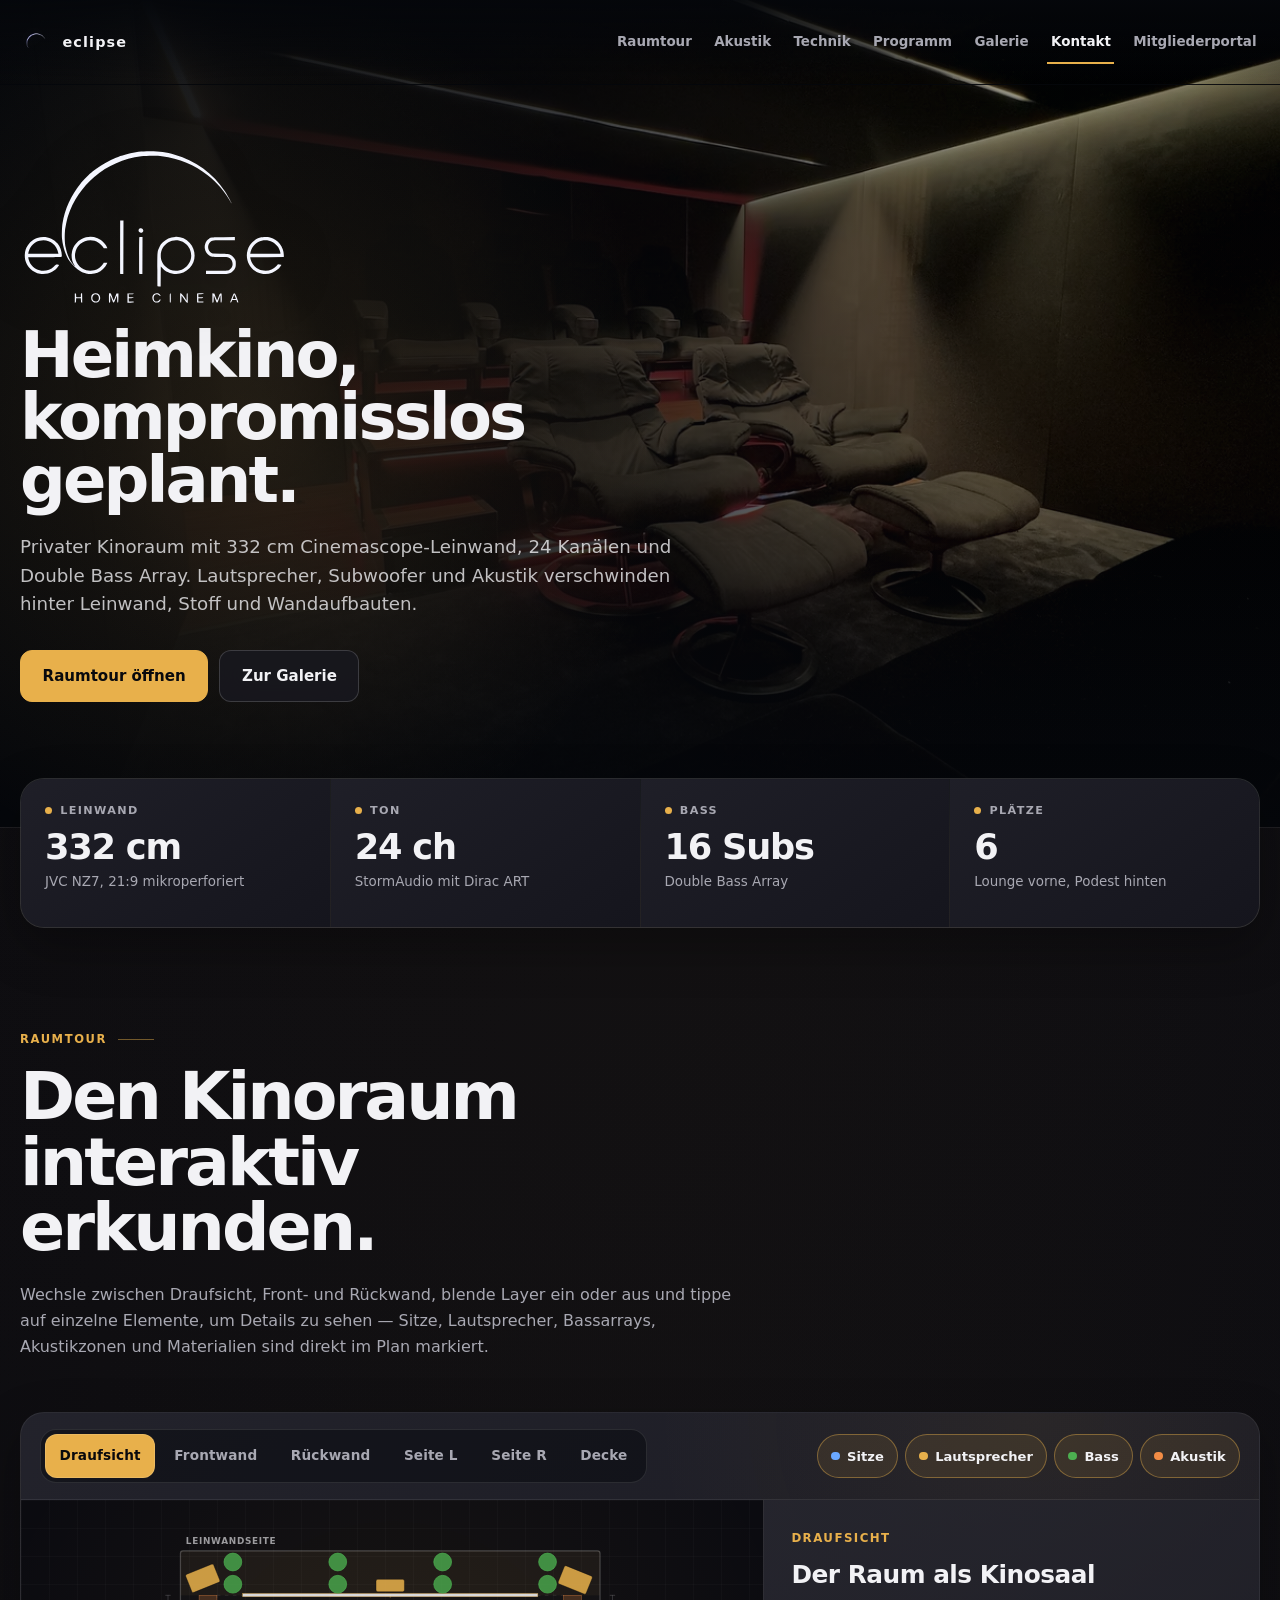
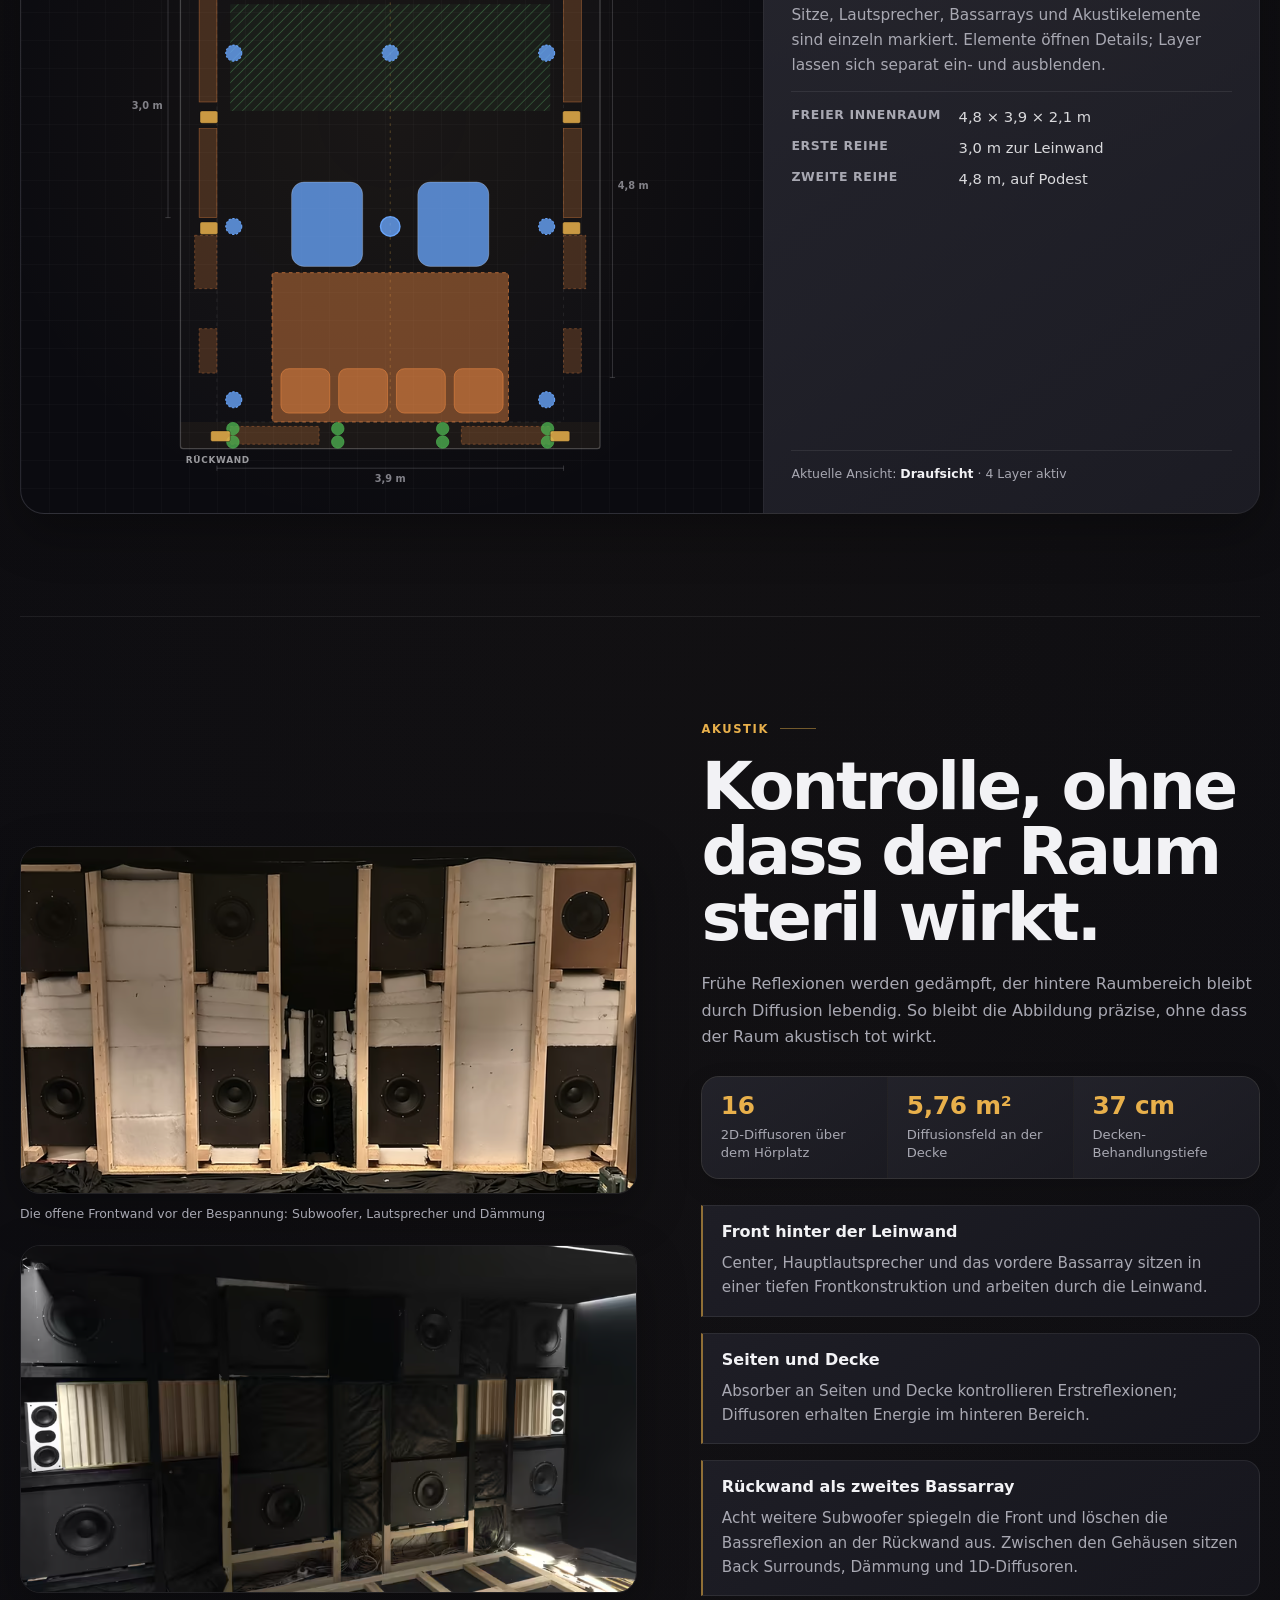
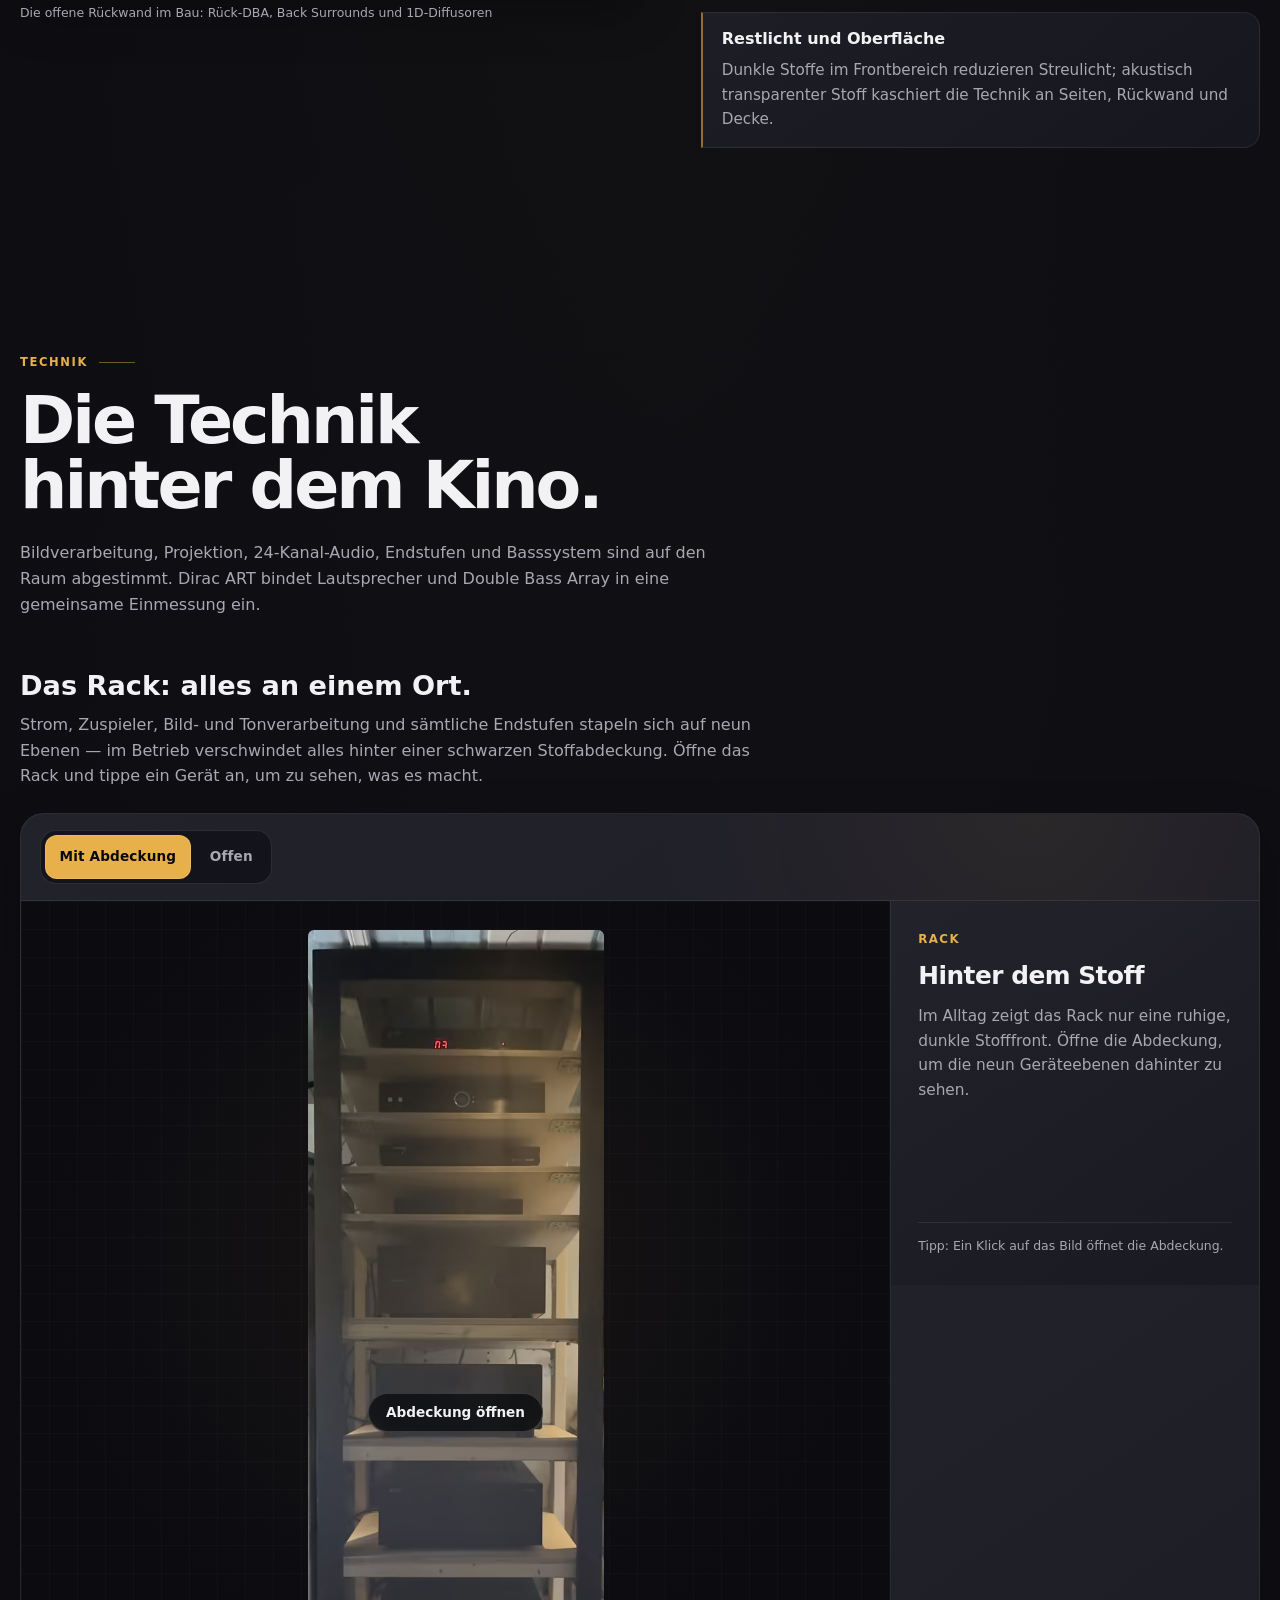
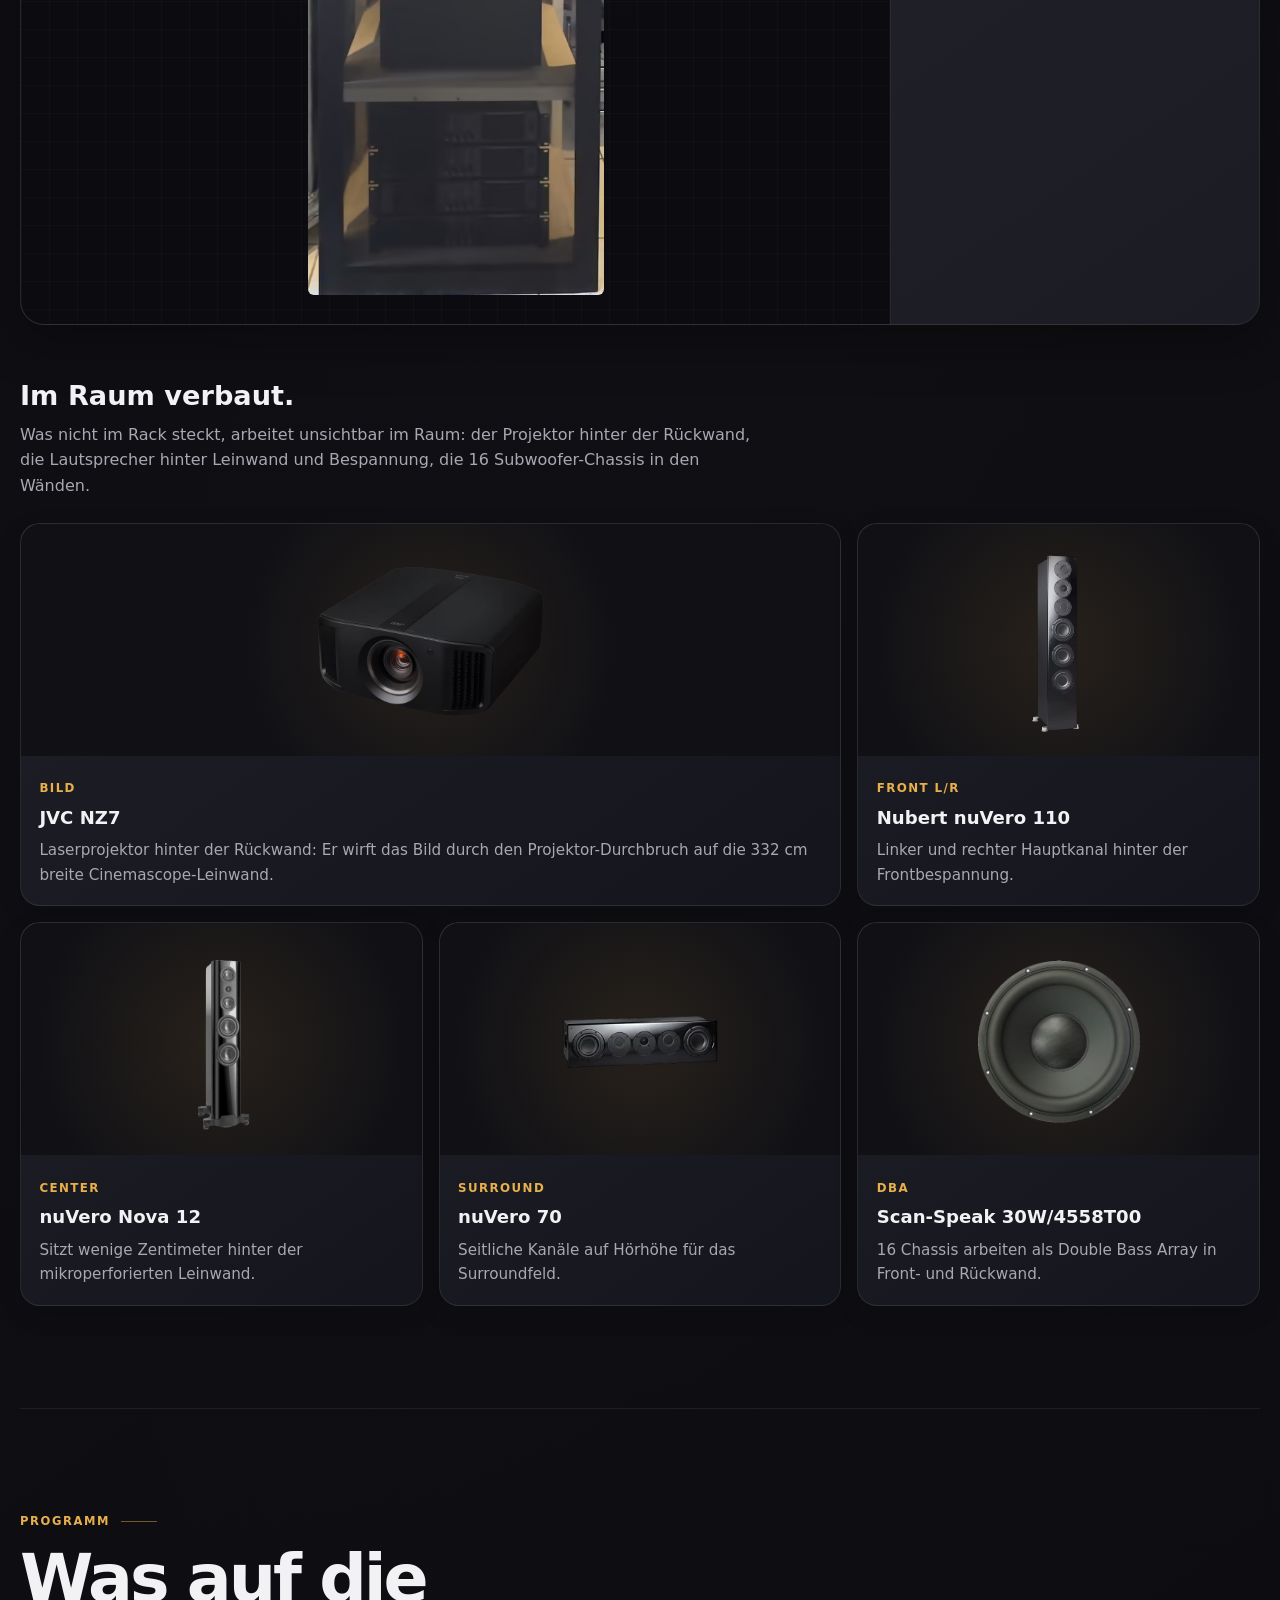
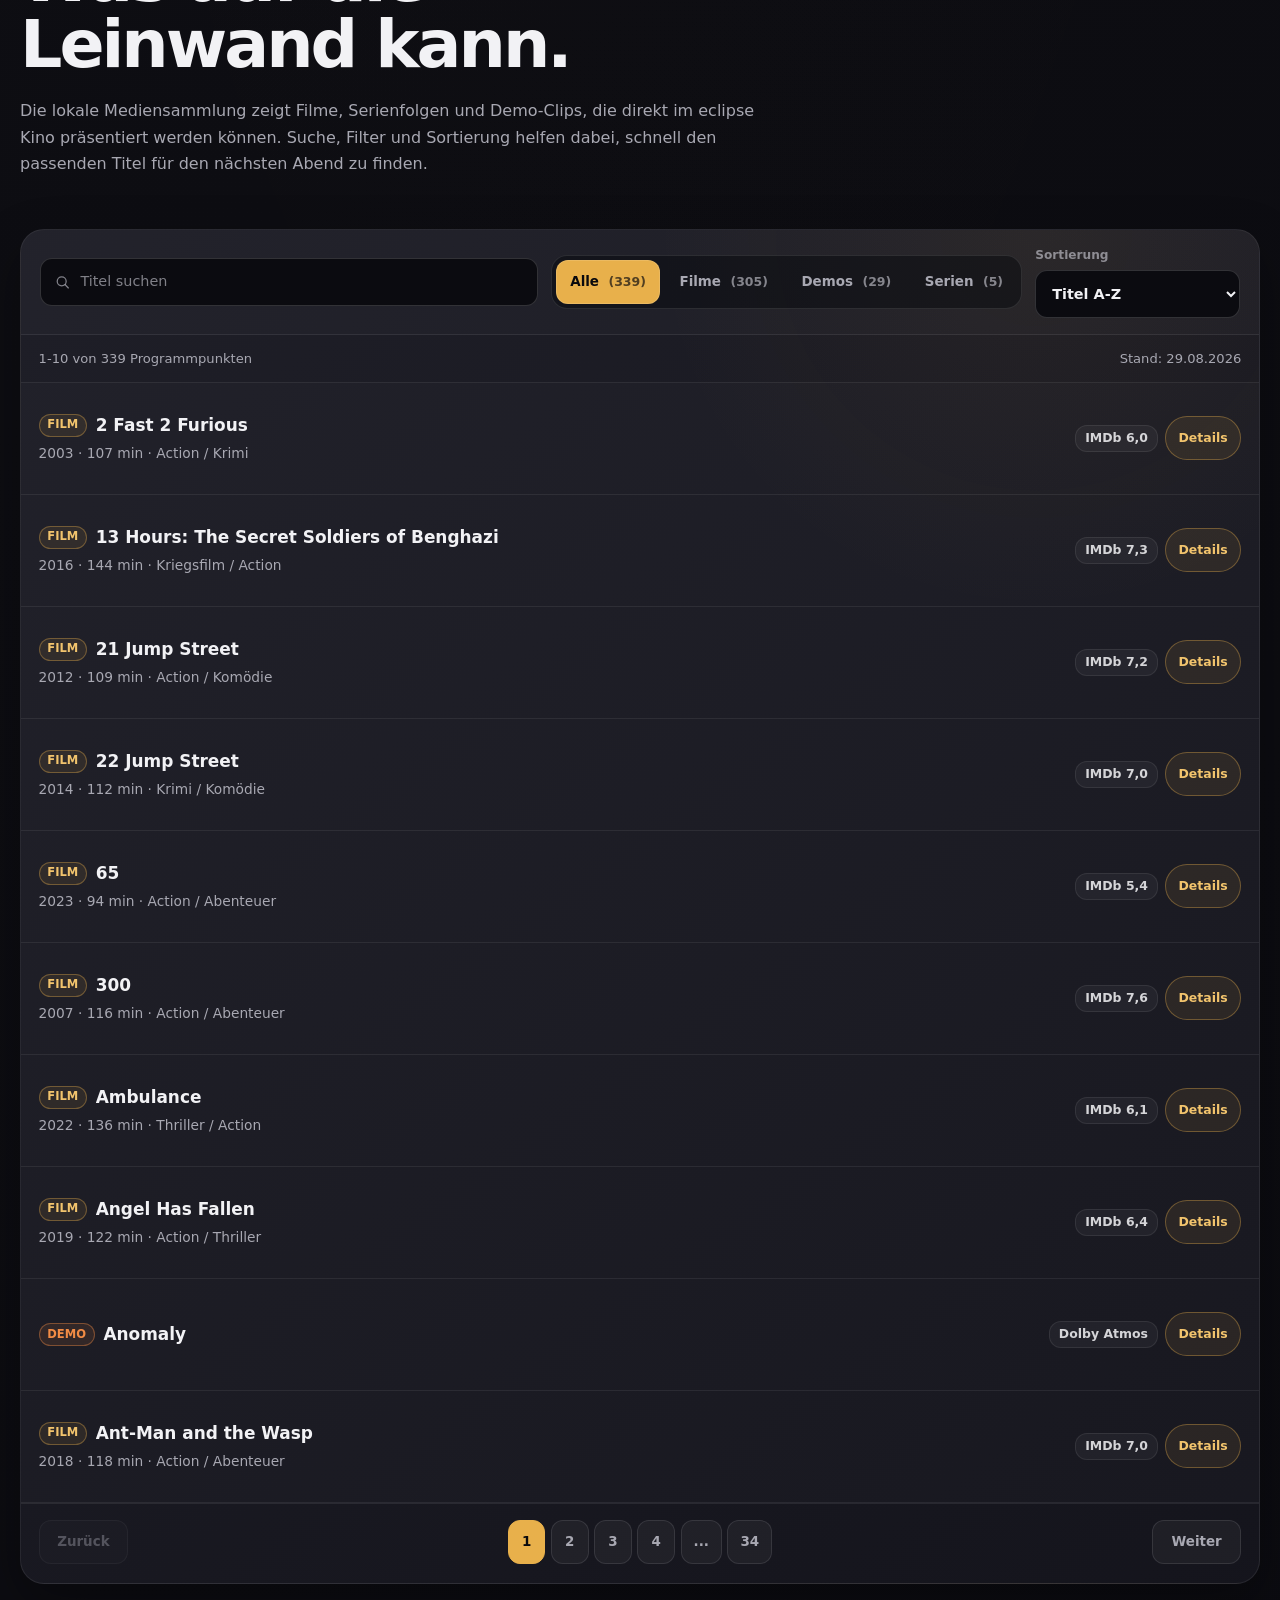
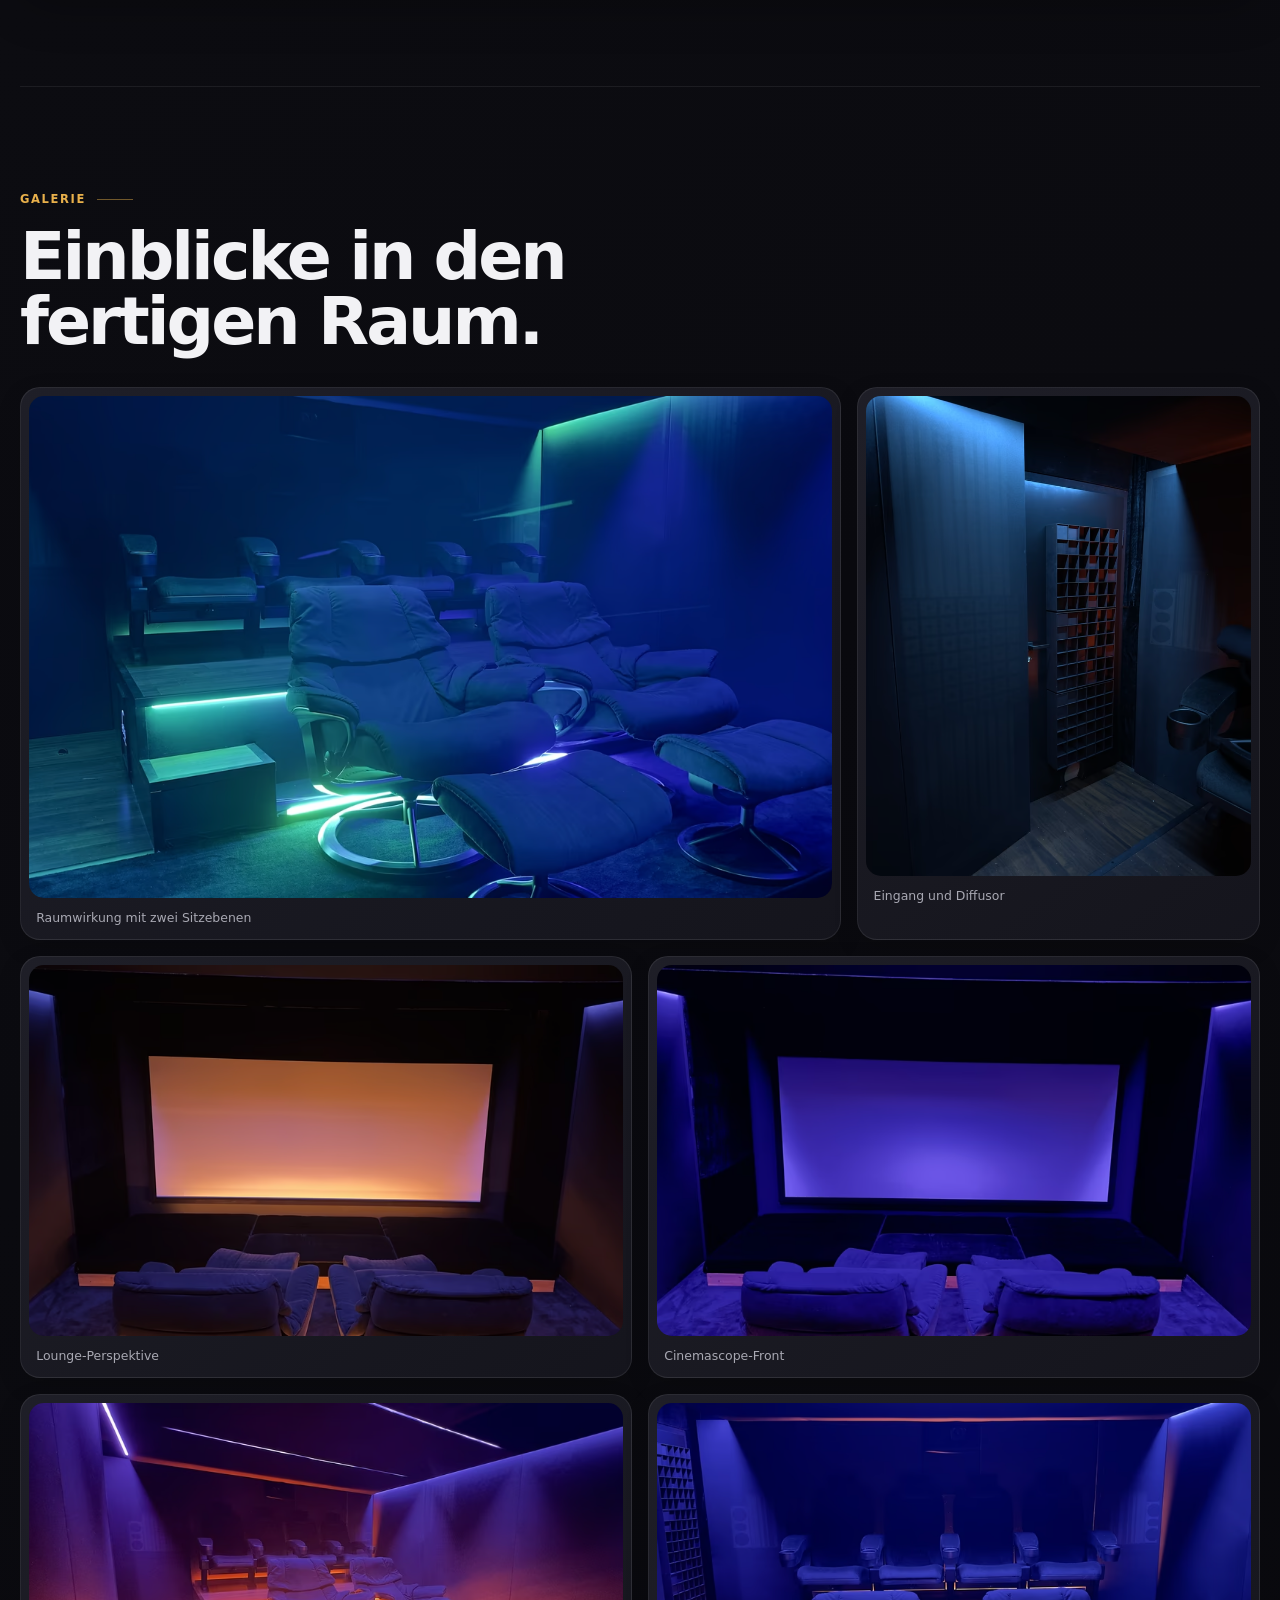
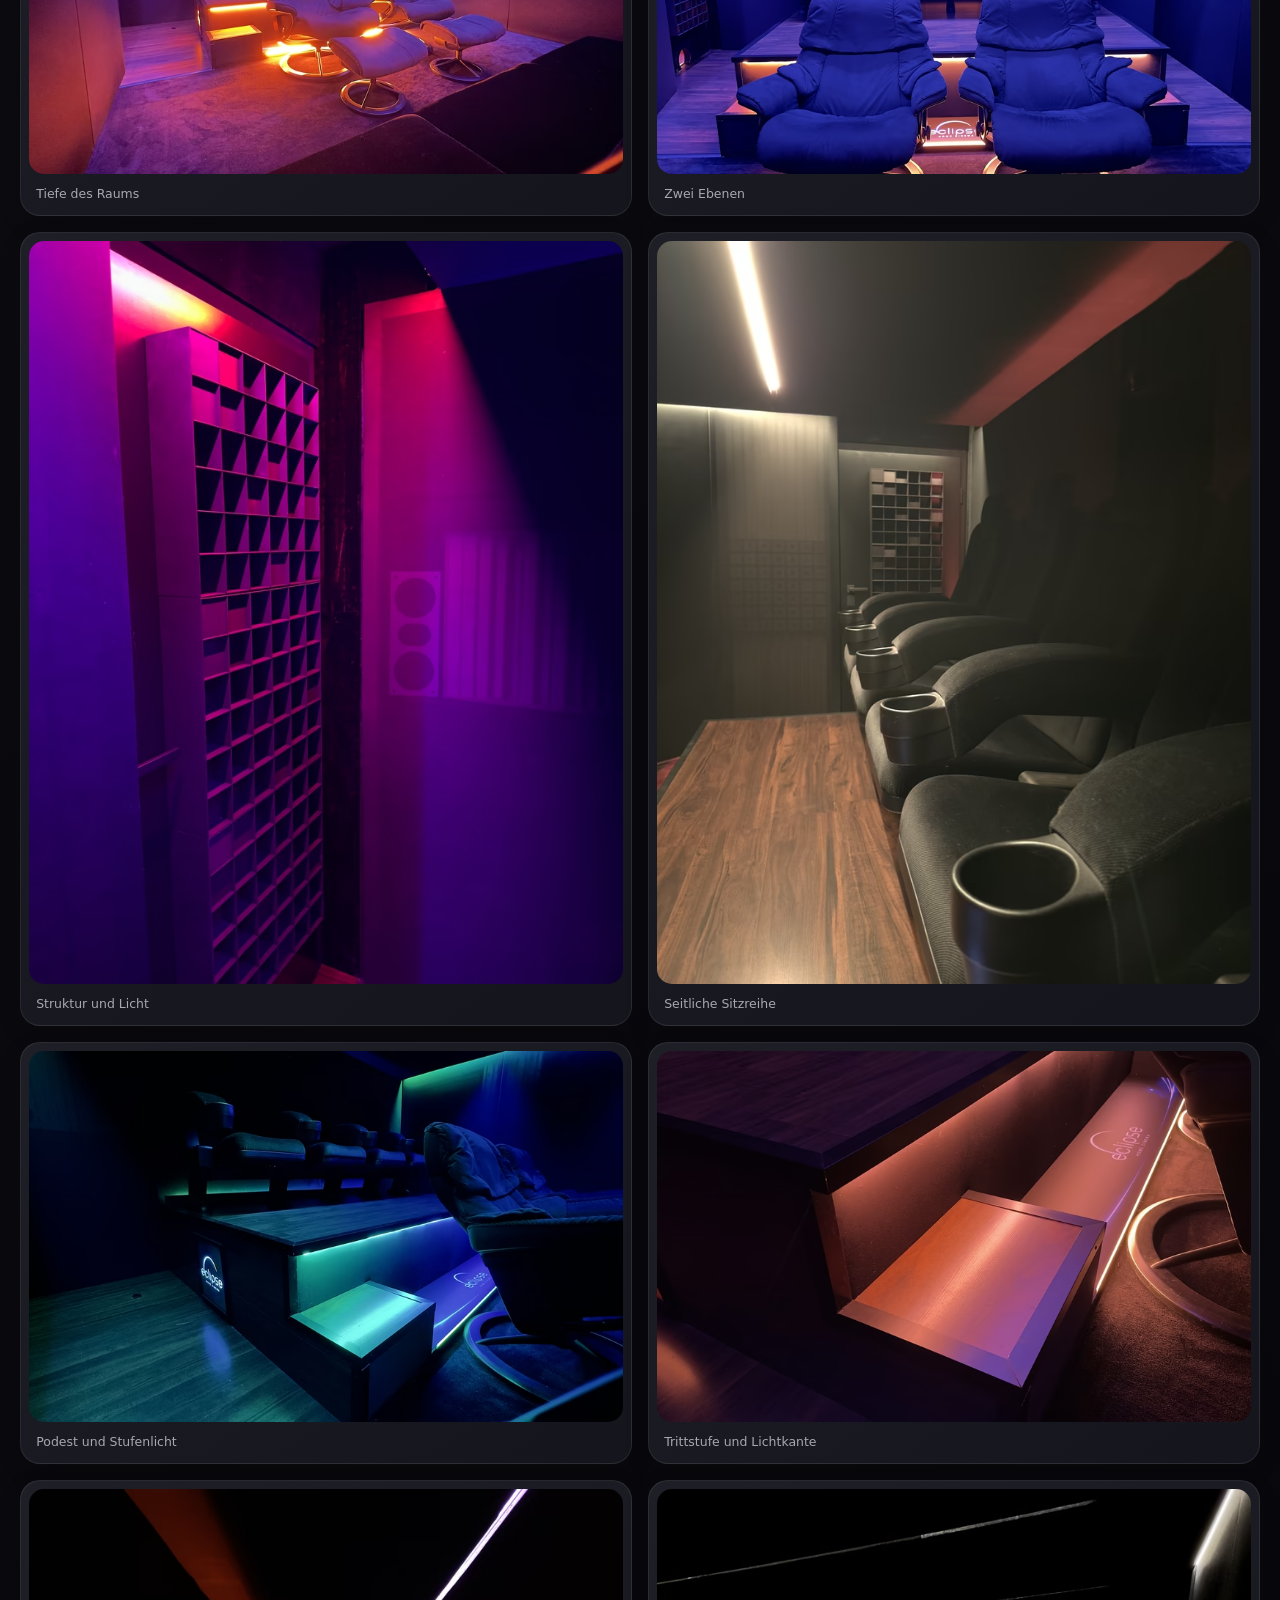
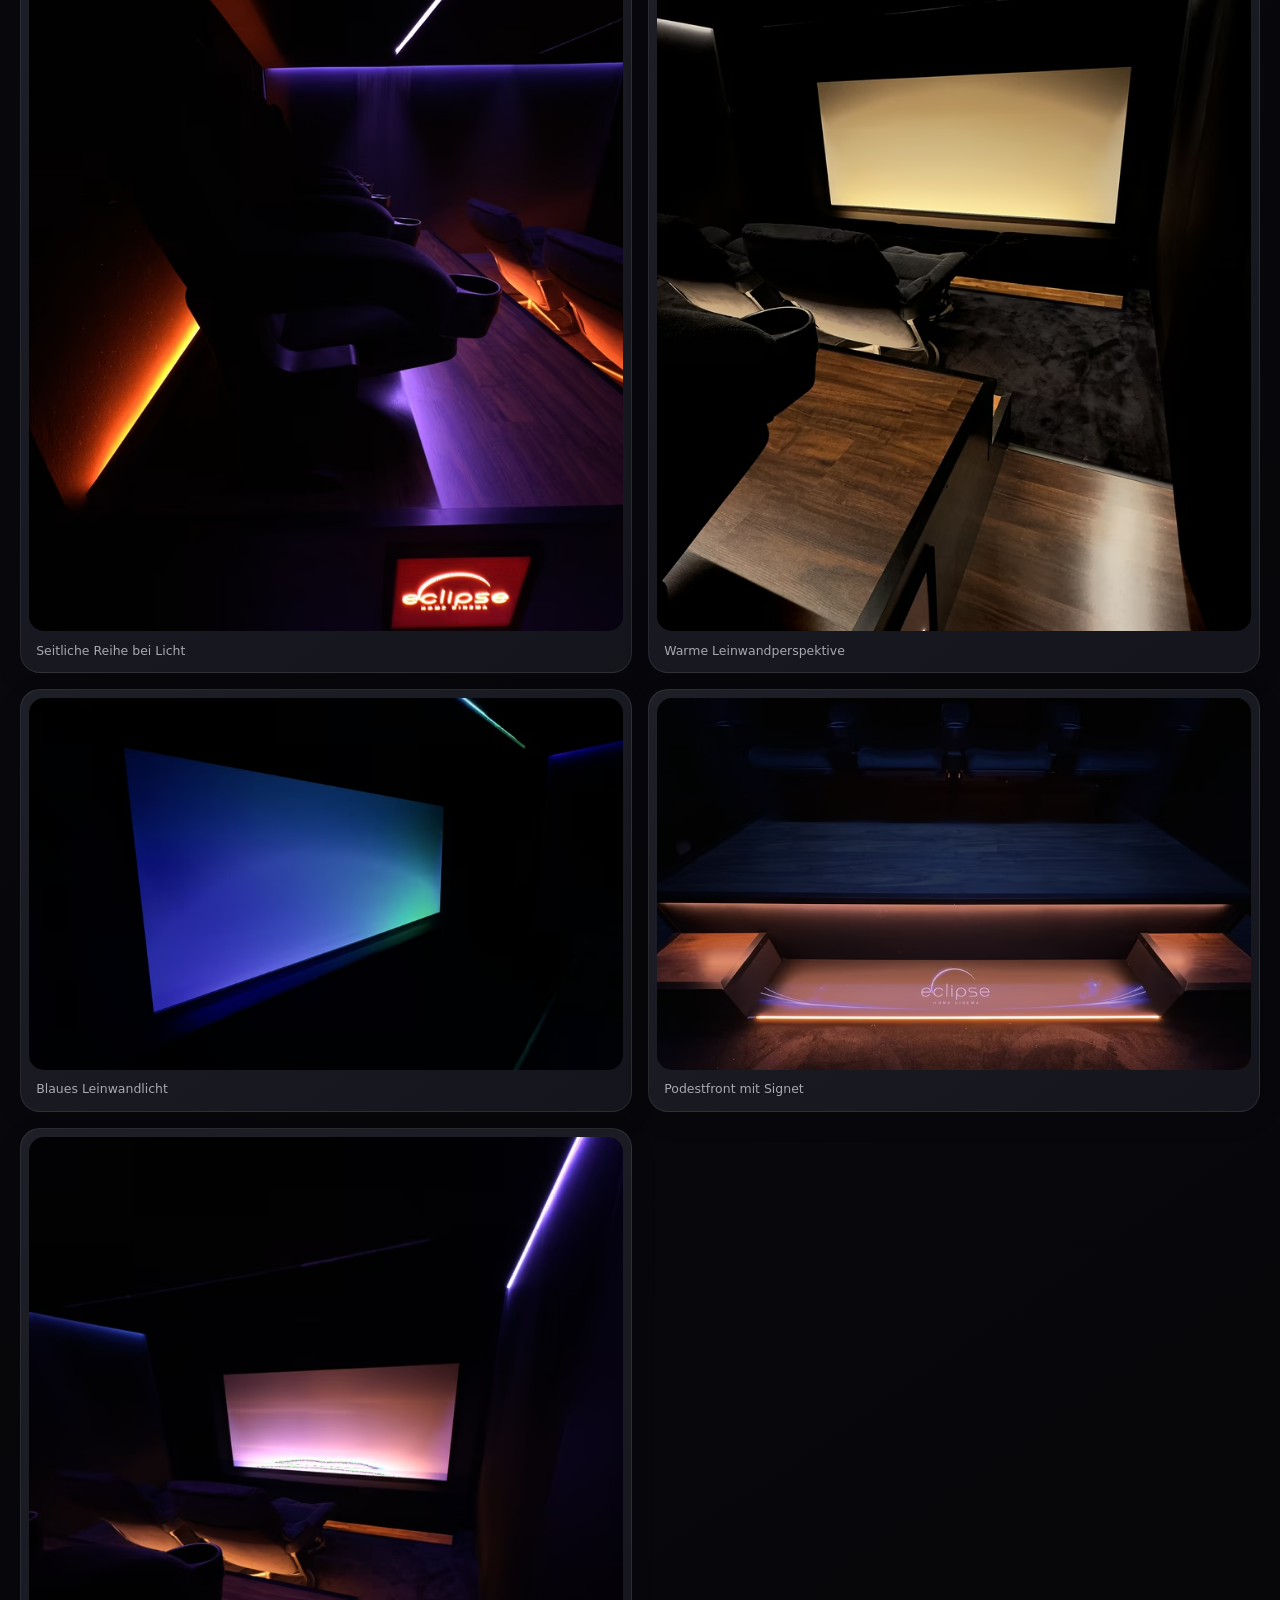
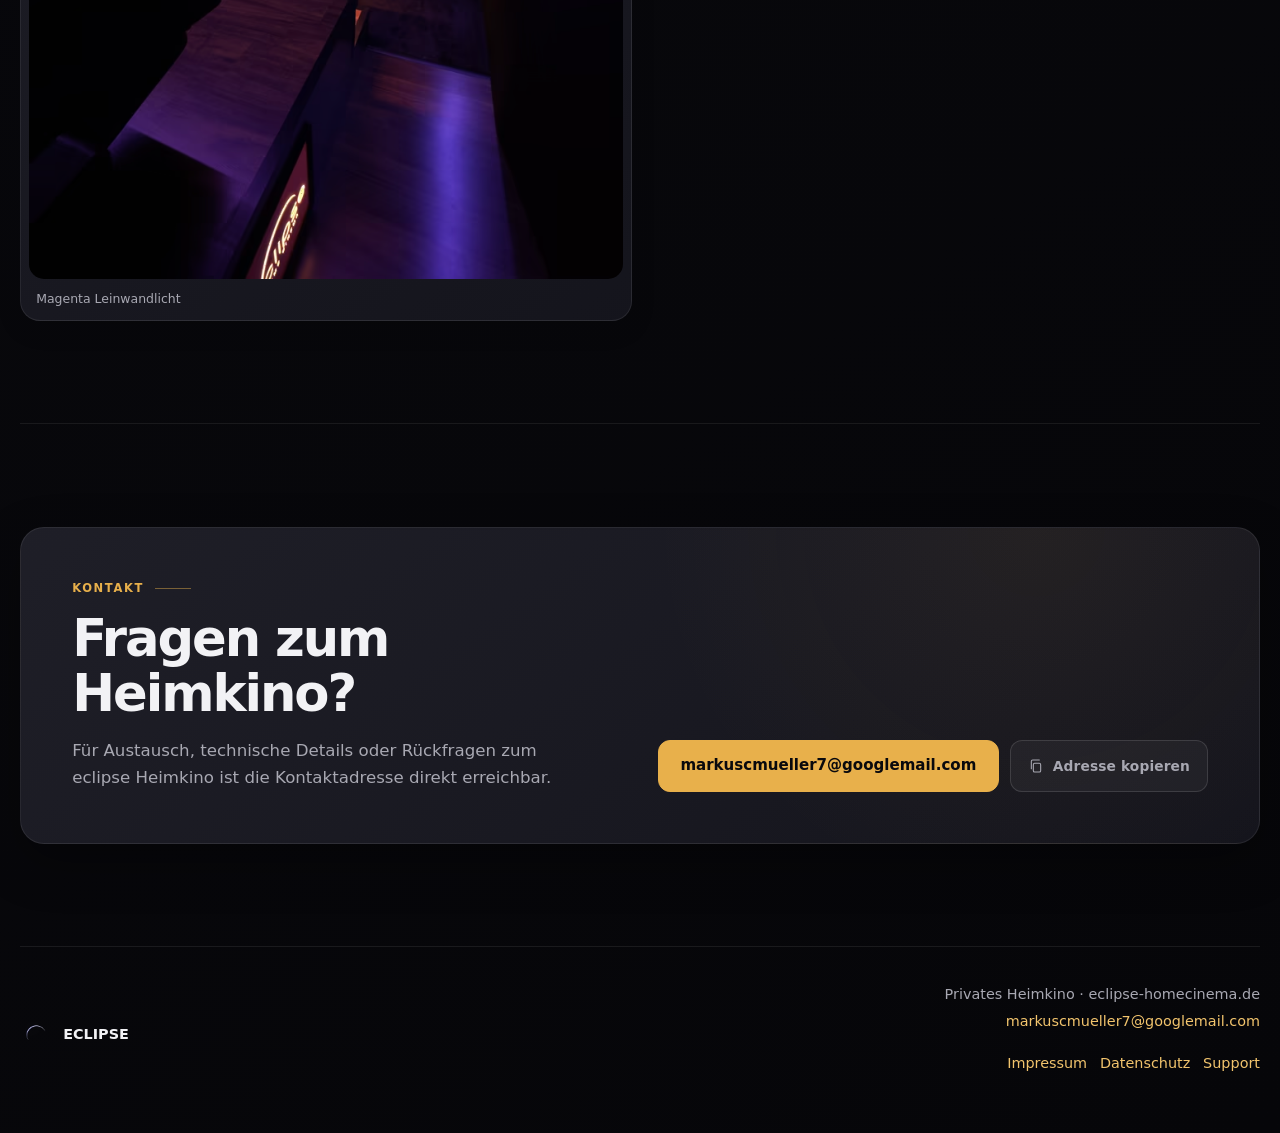
<file: index.html>
<!doctype html>
<html lang="de" class="no-js">
  <head>
    <meta charset="utf-8" />
    <meta name="viewport" content="width=device-width, initial-scale=1" />
    <meta
      http-equiv="Content-Security-Policy"
      content="default-src 'self'; base-uri 'self'; object-src 'none'; form-action 'self'; frame-src 'none'; script-src 'self'; style-src 'self' 'unsafe-inline'; font-src 'self' data:; img-src 'self' data: blob: https://image.tmdb.org; media-src 'self'; connect-src 'self'; worker-src 'self' blob:; manifest-src 'self'"
    />
    <title>eclipse — Privates Heimkino mit 332 cm Cinemascope-Leinwand</title>
    <meta
      name="description"
      content="eclipse ist ein privater Kinoraum mit 332 cm Cinemascope-Leinwand, 24-Kanal-Ton, Double Bass Array und akustisch geplanter Front-, Seiten- und Deckenbehandlung."
    />
    <meta name="robots" content="index, follow, max-image-preview:large" />
    <meta name="referrer" content="no-referrer" />
    <meta name="theme-color" content="#05070B" />
    <meta property="og:type" content="website" />
    <meta property="og:url" content="https://eclipse-homecinema.de/" />
    <meta property="og:site_name" content="eclipse homecinema" />
    <meta property="og:locale" content="de_DE" />
    <meta property="og:title" content="eclipse — Privates Heimkino mit 332 cm Cinemascope-Leinwand" />
    <meta
      property="og:description"
      content="Privater Kinoraum mit 21:9-Leinwand, 24-Kanal-Ton, 16 Subwoofern und interaktiver Raumtour."
    />
    <meta property="og:image" content="https://eclipse-homecinema.de/assets/used/responsive/cinema-room-hero-4776-1200.webp" />
    <meta property="og:image:width" content="1200" />
    <meta property="og:image:height" content="675" />
    <meta property="og:image:alt" content="Blick vom Leinwandbereich auf Lounge-Sessel, Podest und hintere Sitzreihe im Heimkino" />
    <meta name="twitter:card" content="summary_large_image" />
    <meta name="twitter:title" content="eclipse — Privates Heimkino mit 332 cm Cinemascope-Leinwand" />
    <meta
      name="twitter:description"
      content="Privater Kinoraum mit 21:9-Leinwand, 24-Kanal-Ton, 16 Subwoofern und interaktiver Raumtour."
    />
    <meta name="twitter:image" content="https://eclipse-homecinema.de/assets/used/responsive/cinema-room-hero-4776-1200.webp" />
    <meta name="twitter:image:alt" content="Blick vom Leinwandbereich auf Lounge-Sessel, Podest und hintere Sitzreihe im Heimkino" />
    <link rel="canonical" href="https://eclipse-homecinema.de/" />
    <link rel="icon" type="image/png" sizes="32x32" href="assets/used/eclipse-favicon-32.png" />
    <link rel="apple-touch-icon" sizes="192x192" href="assets/used/eclipse-favicon-192.png" />
    <link rel="manifest" href="site.webmanifest" />
    <link
      rel="preload"
      as="image"
      href="assets/used/responsive/cinema-acoustic-side-wall-1800.avif"
      imagesrcset="assets/used/responsive/cinema-acoustic-side-wall-900.avif 900w, assets/used/responsive/cinema-acoustic-side-wall-1400.avif 1400w, assets/used/responsive/cinema-acoustic-side-wall-1800.avif 1800w"
      imagesizes="100vw"
      type="image/avif"
      fetchpriority="high"
    />
    <link rel="stylesheet" href="styles.css?v=779571dfd7f3" />
    <script type="application/ld+json">
      {
        "@context": "https://schema.org",
        "@graph": [
          {
            "@type": "WebSite",
            "@id": "https://eclipse-homecinema.de/#website",
            "url": "https://eclipse-homecinema.de/",
            "name": "eclipse homecinema",
            "inLanguage": "de"
          },
          {
            "@type": "WebPage",
            "@id": "https://eclipse-homecinema.de/#webpage",
            "url": "https://eclipse-homecinema.de/",
            "name": "eclipse — Privates Heimkino mit 332 cm Cinemascope-Leinwand",
            "description": "eclipse ist ein privater Kinoraum mit 332 cm Cinemascope-Leinwand, 24-Kanal-Ton, Double Bass Array und akustisch geplanter Front-, Seiten- und Deckenbehandlung.",
            "isPartOf": {
              "@id": "https://eclipse-homecinema.de/#website"
            },
            "primaryImageOfPage": {
              "@id": "https://eclipse-homecinema.de/#primaryimage"
            },
            "about": [
              "Privates Heimkino",
              "Cinemascope-Leinwand",
              "24-Kanal-Ton",
              "Double Bass Array",
              "Raumakustik"
            ],
            "inLanguage": "de"
          },
          {
            "@type": "ImageObject",
            "@id": "https://eclipse-homecinema.de/#primaryimage",
            "url": "https://eclipse-homecinema.de/assets/used/responsive/cinema-room-hero-4776-1200.webp",
            "width": 1200,
            "height": 675,
            "caption": "Blick vom Leinwandbereich auf Lounge-Sessel, Podest und hintere Sitzreihe im Heimkino"
          }
        ]
      }
    </script>
    <script src="script.js?v=51a83c8eff9d" defer></script>
  </head>
  <body>
    <a class="skip-link" href="#top">Zum Inhalt springen</a>
    <header class="site-header" aria-label="Hauptnavigation">
      <a class="header-brand" href="#top" aria-label="eclipse – zum Anfang">
        <span class="brand-mark" aria-hidden="true"></span>
        <span class="header-brand-text">eclipse</span>
      </a>
      <button
        type="button"
        class="nav-toggle"
        aria-label="Menü öffnen"
        aria-expanded="false"
        aria-controls="main-nav"
        data-nav-toggle
      >
        <span class="nav-toggle-box" aria-hidden="true">
          <span class="nav-toggle-bar"></span>
          <span class="nav-toggle-bar"></span>
          <span class="nav-toggle-bar"></span>
        </span>
      </button>
      <nav id="main-nav" class="main-nav" aria-label="Seitenbereiche" data-nav>
        <a href="#raumtour">Raumtour</a>
        <a href="#akustik">Akustik</a>
        <a href="#technik">Technik</a>
        <a href="#programm">Programm</a>
        <a href="#galerie">Galerie</a>
        <a href="#kontakt">Kontakt</a>
        <a href="/portal/">Mitgliederportal</a>
      </nav>
      <div class="nav-backdrop" data-nav-backdrop aria-hidden="true"></div>
    </header>

    <main id="top">
      <section class="hero" aria-label="eclipse Heimkino">
        <picture class="hero-image">
          <source
            type="image/avif"
            srcset="
              assets/used/responsive/cinema-acoustic-side-wall-900.avif 900w,
              assets/used/responsive/cinema-acoustic-side-wall-1400.avif 1400w,
              assets/used/responsive/cinema-acoustic-side-wall-1800.avif 1800w
            "
            sizes="100vw"
          />
          <source
            type="image/webp"
            srcset="
              assets/used/responsive/cinema-acoustic-side-wall-900.webp 900w,
              assets/used/responsive/cinema-acoustic-side-wall-1400.webp 1400w,
              assets/used/responsive/cinema-acoustic-side-wall-1800.webp 1800w
            "
            sizes="100vw"
          />
          <img
            src="assets/used/responsive/cinema-acoustic-side-wall-1800.webp"
            alt="Seitliche Akustikwand mit indirektem Licht, Lounge-Sesseln und Podest"
            fetchpriority="high"
          />
        </picture>
        <div class="hero-shade" aria-hidden="true"></div>
        <div class="hero-content">
          <h1 class="hero-logo-heading">
            <span class="sr-only">eclipse home cinema</span>
            <img
              src="assets/used/eclipse-logo-clean.svg"
              width="350"
              height="211"
              alt=""
              aria-hidden="true"
            />
          </h1>
          <p class="hero-statement">Heimkino, kompromisslos geplant.</p>
          <p>
            Privater Kinoraum mit 332 cm Cinemascope-Leinwand, 24 Kanälen und
            Double Bass Array. Lautsprecher, Subwoofer und Akustik verschwinden
            hinter Leinwand, Stoff und Wandaufbauten.
          </p>
          <div class="hero-actions" aria-label="Seitensprünge">
            <a class="button primary" href="#raumtour">Raumtour öffnen</a>
            <a class="button secondary" href="#galerie">Zur Galerie</a>
          </div>
        </div>
      </section>

      <section class="facts" aria-label="Kurzprofil" data-reveal>
        <dl>
          <div>
            <dt>Leinwand</dt>
            <dd>
              <span class="facts-value">332 cm</span>
              <span class="facts-note">JVC NZ7, 21:9 mikroperforiert</span>
            </dd>
          </div>
          <div>
            <dt>Ton</dt>
            <dd>
              <span class="facts-value">24 ch</span>
              <span class="facts-note">StormAudio mit Dirac ART</span>
            </dd>
          </div>
          <div>
            <dt>Bass</dt>
            <dd>
              <span class="facts-value">16 Subs</span>
              <span class="facts-note">Double Bass Array</span>
            </dd>
          </div>
          <div>
            <dt>Plätze</dt>
            <dd>
              <span class="facts-value">6</span>
              <span class="facts-note">Lounge vorne, Podest hinten</span>
            </dd>
          </div>
        </dl>
      </section>

      <section class="section explorer-section" id="raumtour" data-reveal>
        <div class="section-heading">
          <p class="section-label">Raumtour</p>
          <h2>Den Kinoraum interaktiv erkunden.</h2>
          <p>
            Wechsle zwischen Draufsicht, Front- und Rückwand, blende Layer ein oder
            aus und tippe auf einzelne Elemente, um Details zu sehen — Sitze,
            Lautsprecher, Bassarrays, Akustikzonen und Materialien sind direkt
            im Plan markiert.
          </p>
        </div>

        <div class="room-tour" data-tour data-view="top">
          <div class="tour-controls">
            <div class="tour-views" role="group" aria-label="Ansicht wechseln" data-scroll-track>
              <button type="button" data-view="top" class="is-active" aria-pressed="true">Draufsicht</button>
              <button type="button" data-view="front" aria-pressed="false">Frontwand</button>
              <button type="button" data-view="rear" aria-pressed="false">Rückwand</button>
              <button type="button" data-view="side-left" aria-pressed="false">Seite L</button>
              <button type="button" data-view="side-right" aria-pressed="false">Seite R</button>
              <button type="button" data-view="ceiling" aria-pressed="false">Decke</button>
            </div>
            <div class="tour-layers" role="group" aria-label="Layer ein- und ausblenden" data-scroll-track>
              <button type="button" data-layer="seats" aria-pressed="true">
                <span class="dot dot-seats" aria-hidden="true"></span>Sitze
              </button>
              <button type="button" data-layer="speakers" aria-pressed="true">
                <span class="dot dot-speakers" aria-hidden="true"></span>Lautsprecher
              </button>
              <button type="button" data-layer="bass" aria-pressed="true">
                <span class="dot dot-bass" aria-hidden="true"></span>Bass
              </button>
              <button type="button" data-layer="acoustics" aria-pressed="true">
                <span class="dot dot-acoustics" aria-hidden="true"></span>Akustik
              </button>
            </div>
          </div>

          <svg width="0" height="0" class="tour-defs" aria-hidden="true" focusable="false">
            <defs>
              <pattern id="hatch-floor" width="8" height="8" patternUnits="userSpaceOnUse" patternTransform="rotate(45)">
                <rect width="8" height="8" fill="rgba(105,211,124,0.05)"/>
                <line x1="0" y1="0" x2="0" y2="8" stroke="rgba(105,211,124,0.5)" stroke-width="1.1"/>
              </pattern>
              <pattern id="hatch-slats" width="6" height="6" patternUnits="userSpaceOnUse">
                <rect width="6" height="6" fill="rgba(241,153,194,0.14)"/>
                <line x1="0" y1="3" x2="6" y2="3" stroke="rgba(241,153,194,0.7)" stroke-width="0.9"/>
              </pattern>
              <pattern id="hatch-diff" width="9" height="9" patternUnits="userSpaceOnUse">
                <rect width="9" height="9" fill="rgba(105,211,124,0.08)"/>
                <rect x="0" y="0" width="3" height="3" fill="rgba(105,211,124,0.55)"/>
                <rect x="5" y="5" width="3" height="3" fill="rgba(105,211,124,0.55)"/>
              </pattern>
              <radialGradient id="sub-grad" cx="50%" cy="50%" r="50%">
                <stop offset="0%" stop-color="rgba(107,216,255,0.6)"/>
                <stop offset="60%" stop-color="rgba(36,90,140,0.85)"/>
                <stop offset="100%" stop-color="#06121d"/>
              </radialGradient>
              <mask id="front-insulation-cutouts" maskUnits="userSpaceOnUse" x="-40" y="-40" width="640" height="640">
                <rect x="0" y="0" width="472" height="235" fill="white"/>
                <rect x="34" y="21" width="50" height="70" fill="black"/>
                <rect x="152" y="21" width="50" height="70" fill="black"/>
                <rect x="270" y="21" width="50" height="70" fill="black"/>
                <rect x="388" y="21" width="50" height="70" fill="black"/>
                <rect x="34" y="144" width="50" height="70" fill="black"/>
                <rect x="152" y="144" width="50" height="70" fill="black"/>
                <rect x="270" y="144" width="50" height="70" fill="black"/>
                <rect x="388" y="144" width="50" height="70" fill="black"/>
              </mask>
              <mask id="rear-insulation-cutouts" maskUnits="userSpaceOnUse" x="-40" y="-40" width="640" height="640">
                <rect x="0" y="0" width="472" height="235" fill="white"/>
                <rect x="24" y="31" width="70" height="50" fill="black"/>
                <rect x="142" y="31" width="70" height="50" fill="black"/>
                <rect x="260" y="31" width="70" height="50" fill="black"/>
                <rect x="378" y="31" width="70" height="50" fill="black"/>
                <rect x="24" y="154" width="70" height="50" fill="black"/>
                <rect x="142" y="154" width="70" height="50" fill="black"/>
                <rect x="260" y="154" width="70" height="50" fill="black"/>
                <rect x="378" y="154" width="70" height="50" fill="black"/>
                <rect x="56" y="93" width="100" height="50" fill="black"/>
                <rect x="316" y="93" width="100" height="50" fill="black"/>
                <rect x="34" y="89" width="22" height="58" fill="black"/>
                <rect x="416" y="89" width="22" height="58" fill="black"/>
                <rect x="216" y="10" width="40" height="42" fill="black"/>
              </mask>
              <pattern id="hatch-binary" width="10" height="10" patternUnits="userSpaceOnUse">
                <rect width="10" height="10" fill="rgba(217,84,255,0.1)"/>
                <rect x="0" y="0" width="4" height="4" fill="rgba(217,84,255,0.6)"/>
                <rect x="6" y="6" width="4" height="4" fill="rgba(217,84,255,0.6)"/>
                <rect x="6" y="0" width="3" height="3" fill="rgba(217,84,255,0.35)"/>
              </pattern>
              <pattern id="hatch-ceil-front" width="8" height="8" patternUnits="userSpaceOnUse" patternTransform="rotate(-20)">
                <rect width="8" height="8" fill="rgba(105,211,124,0.04)"/>
                <line x1="0" y1="0" x2="0" y2="8" stroke="rgba(105,211,124,0.4)" stroke-width="0.9"/>
              </pattern>
              <pattern id="hatch-ceil-mid" width="6" height="6" patternUnits="userSpaceOnUse" patternTransform="rotate(45)">
                <rect width="6" height="6" fill="rgba(105,211,124,0.06)"/>
                <line x1="0" y1="0" x2="0" y2="6" stroke="rgba(105,211,124,0.6)" stroke-width="1"/>
              </pattern>
            </defs>
          </svg>

          <div class="tour-stage">
            <div class="tour-canvas">
              <svg
                class="plan plan-top is-visible"
                data-plan="top"
                viewBox="-32 -28 540 632"
                preserveAspectRatio="xMidYMid meet"
                role="group"
                aria-label="Draufsicht des Heimkinos mit Sitzen, Lautsprechern, Bassarrays und Akustikzonen"
              >
                <g class="plan-base">
                  <rect x="0" y="0" width="472" height="560" rx="3" class="wall-concrete"/>
                  <rect x="0" y="0" width="472" height="50" class="wall-stud"/>
                  <rect x="0" y="530" width="472" height="30" class="wall-stud"/>
                  <rect x="41" y="50" width="390" height="480" class="wall-interior"/>
                  <line x1="236" y1="50" x2="236" y2="530" class="axis"/>
                </g>

                <g class="plan-interactions">
                  <g class="hit" data-info="screen" role="button" tabindex="0" aria-label="Cinemascope-Leinwand">
                    <rect x="70" y="48" width="332" height="3.5" class="screen-line hit-shape"/>
                  </g>
                </g>

                <g class="plan-layer" data-layer="acoustics">
                  <g class="hit" data-info="floor-absorbers" role="button" tabindex="0" aria-label="Bodenabsorber">
                    <rect x="56" y="60" width="360" height="120" fill="url(#hatch-floor)" class="hit-shape"/>
                  </g>
                  <g class="hit" data-info="early-reflection" role="button" tabindex="0" aria-label="Erstreflexions-Absorber">
                    <rect x="21" y="50" width="20" height="120" class="acoustic-block hit-shape"/>
                    <rect x="431" y="50" width="20" height="120" class="acoustic-block hit-shape"/>
                  </g>
                  <g class="hit" data-info="side-absorbers" role="button" tabindex="0" aria-label="Seitliche Absorber">
                    <rect x="21" y="200" width="20" height="100" class="acoustic-block hit-shape"/>
                    <rect x="431" y="200" width="20" height="100" class="acoustic-block hit-shape"/>
                  </g>
                  <g class="hit" data-info="slats" role="button" tabindex="0" aria-label="Slat-Elemente">
                    <rect x="16" y="320" width="25" height="60" fill="url(#hatch-slats)" class="hit-shape acoustic-outline"/>
                    <rect x="431" y="320" width="25" height="60" fill="url(#hatch-slats)" class="hit-shape acoustic-outline"/>
                  </g>
                  <g class="hit" data-info="qrd-rear" role="button" tabindex="0" aria-label="HOFA 2D-QRD Diffusoren hinten links und auf der Tür rechts">
                    <rect x="21" y="425" width="20" height="50" fill="url(#hatch-diff)" class="hit-shape acoustic-outline"/>
                    <rect x="431" y="425" width="20" height="50" fill="url(#hatch-diff)" class="hit-shape acoustic-outline"/>
                  </g>
                  <g class="hit" data-info="rear-diffusers" role="button" tabindex="0" aria-label="1D-Diffusoren Rückwand">
                    <rect x="56" y="535" width="100" height="20" fill="url(#hatch-diff)" class="hit-shape acoustic-outline"/>
                    <rect x="316" y="535" width="100" height="20" fill="url(#hatch-diff)" class="hit-shape acoustic-outline"/>
                  </g>
                </g>

                <g class="plan-layer" data-layer="bass">
                  <g class="hit" data-info="bass-front" role="button" tabindex="0" aria-label="Front-DBA mit acht Subwoofern">
                    <circle cx="59" cy="12.5" r="10" class="sub"/>
                    <circle cx="177" cy="12.5" r="10" class="sub"/>
                    <circle cx="295" cy="12.5" r="10" class="sub"/>
                    <circle cx="413" cy="12.5" r="10" class="sub"/>
                    <circle cx="59" cy="37.5" r="10" class="sub"/>
                    <circle cx="177" cy="37.5" r="10" class="sub"/>
                    <circle cx="295" cy="37.5" r="10" class="sub"/>
                    <circle cx="413" cy="37.5" r="10" class="sub"/>
                  </g>
                  <g class="hit" data-info="bass-rear" role="button" tabindex="0" aria-label="Rück-DBA mit acht Subwoofern">
                    <circle cx="59" cy="537.5" r="7" class="sub"/>
                    <circle cx="177" cy="537.5" r="7" class="sub"/>
                    <circle cx="295" cy="537.5" r="7" class="sub"/>
                    <circle cx="413" cy="537.5" r="7" class="sub"/>
                    <circle cx="59" cy="552.5" r="7" class="sub"/>
                    <circle cx="177" cy="552.5" r="7" class="sub"/>
                    <circle cx="295" cy="552.5" r="7" class="sub"/>
                    <circle cx="413" cy="552.5" r="7" class="sub"/>
                  </g>
                </g>

                <g class="plan-layer" data-layer="seats">
                  <g class="hit" data-info="podium" role="button" tabindex="0" aria-label="Podest">
                    <rect x="103" y="362" width="266" height="168" rx="3" class="podium hit-shape"/>
                  </g>
                  <g class="hit" data-info="row1" role="button" tabindex="0" aria-label="Erste Reihe Stressless Reno L">
                    <rect x="125" y="260" width="80" height="95" rx="14" class="seat-row1 hit-shape"/>
                    <rect x="267" y="260" width="80" height="95" rx="14" class="seat-row1 hit-shape"/>
                  </g>
                  <g class="hit" data-info="row2" role="button" tabindex="0" aria-label="Zweite Reihe Pasadena">
                    <rect x="113" y="470" width="55" height="50" rx="9" class="seat-row2 hit-shape"/>
                    <rect x="178" y="470" width="55" height="50" rx="9" class="seat-row2 hit-shape"/>
                    <rect x="243" y="470" width="55" height="50" rx="9" class="seat-row2 hit-shape"/>
                    <rect x="308" y="470" width="55" height="50" rx="9" class="seat-row2 hit-shape"/>
                  </g>
                </g>

                <g class="plan-layer" data-layer="speakers">
                  <g class="hit" data-info="lcr" role="button" tabindex="0" aria-label="Front L, Center, R">
                    <rect x="44" y="14" width="22" height="34" rx="2" class="speaker-floor hit-shape" transform="rotate(-112 40 41)"/>
                    <rect x="220" y="32" width="32" height="14" rx="2" class="speaker-floor hit-shape"/>
                    <rect x="406" y="14" width="22" height="34" rx="2" class="speaker-floor hit-shape" transform="rotate(112 430 41)"/>
                  </g>
                  <g class="hit" data-info="front-wide" role="button" tabindex="0" aria-label="Front Wide L und R">
                    <rect x="22" y="180" width="20" height="14" rx="2" class="speaker-floor hit-shape"/>
                    <rect x="430" y="180" width="20" height="14" rx="2" class="speaker-floor hit-shape"/>
                  </g>
                  <g class="hit" data-info="surround" role="button" tabindex="0" aria-label="Surround L und R">
                    <rect x="22" y="305" width="20" height="14" rx="2" class="speaker-floor hit-shape"/>
                    <rect x="430" y="305" width="20" height="14" rx="2" class="speaker-floor hit-shape"/>
                  </g>
                  <g class="hit" data-info="back-surround" role="button" tabindex="0" aria-label="Back Surround L und R">
                    <rect x="34" y="540" width="22" height="12" rx="2" class="speaker-floor hit-shape"/>
                    <rect x="416" y="540" width="22" height="12" rx="2" class="speaker-floor hit-shape"/>
                  </g>
                  <g class="hit" data-info="height-front" role="button" tabindex="0" aria-label="Front Heights">
                    <circle cx="60" cy="115" r="9" class="speaker-ceiling hit-shape"/>
                    <circle cx="236" cy="115" r="9" class="speaker-ceiling hit-shape"/>
                    <circle cx="412" cy="115" r="9" class="speaker-ceiling hit-shape"/>
                  </g>
                  <g class="hit" data-info="height-side" role="button" tabindex="0" aria-label="Top Side L und R">
                    <circle cx="60" cy="310" r="9" class="speaker-ceiling hit-shape"/>
                    <circle cx="412" cy="310" r="9" class="speaker-ceiling hit-shape"/>
                  </g>
                  <g class="hit" data-info="vog" role="button" tabindex="0" aria-label="Voice of God">
                    <circle cx="236" cy="310" r="11" class="speaker-ceiling speaker-vog hit-shape"/>
                  </g>
                  <g class="hit" data-info="height-rear" role="button" tabindex="0" aria-label="Top Surround Back L und R">
                    <circle cx="60" cy="505" r="9" class="speaker-ceiling hit-shape"/>
                    <circle cx="412" cy="505" r="9" class="speaker-ceiling hit-shape"/>
                  </g>
                </g>

                <g class="plan-annotations" aria-hidden="true">
                  <g class="dim">
                    <line x1="-14" y1="50" x2="-14" y2="300"/>
                    <line x1="-17" y1="50" x2="-11" y2="50"/>
                    <line x1="-17" y1="300" x2="-11" y2="300"/>
                    <text x="-20" y="178" text-anchor="end">3,0 m</text>
                  </g>
                  <g class="dim">
                    <line x1="486" y1="50" x2="486" y2="480"/>
                    <line x1="483" y1="50" x2="489" y2="50"/>
                    <line x1="483" y1="480" x2="489" y2="480"/>
                    <text x="492" y="268">4,8 m</text>
                  </g>
                  <g class="dim">
                    <line x1="41" y1="582" x2="431" y2="582"/>
                    <line x1="41" y1="579" x2="41" y2="585"/>
                    <line x1="431" y1="579" x2="431" y2="585"/>
                    <text x="236" y="598" text-anchor="middle">3,9 m</text>
                  </g>
                  <text x="6" y="-8" class="plan-text-label">Leinwandseite</text>
                  <text x="6" y="576" class="plan-text-label">Rückwand</text>
                </g>
              </svg>

              <svg
                class="plan plan-front"
                data-plan="front"
                viewBox="-32 -32 540 412"
                preserveAspectRatio="xMidYMid meet"
                role="group"
                aria-label="Frontansicht der Frontwand mit Leinwand, Dämmung, Lautsprechern und Subwoofern"
              >
                <g class="plan-base">
                  <rect x="0" y="0" width="472" height="235" rx="3" class="wall-concrete"/>
                  <line x1="-12" y1="235" x2="484" y2="235" class="floor-line"/>
                </g>

                <g class="plan-layer" data-layer="acoustics">
                  <g class="hit" data-info="front-wall-insulation" role="button" tabindex="0" aria-label="Dämmung in der Frontständerwand" mask="url(#front-insulation-cutouts)">
                    <rect x="0" y="0" width="472" height="235" class="front-insulation hit-shape"/>
                  </g>
                </g>

                <g class="plan-interactions">
                  <g class="hit" data-info="screen" role="button" tabindex="0" aria-label="Cinemascope-Leinwand 332 cm">
                    <rect x="70" y="80" width="332" height="139" rx="2" class="screen-front hit-shape"/>
                  </g>
                </g>

                <g class="plan-layer" data-layer="bass">
                  <g class="hit" data-info="bass-front" role="button" tabindex="0" aria-label="Front-DBA mit acht Subwoofern in 50 mal 70 Zentimeter Gehäusen">
                    <rect x="34" y="21" width="50" height="70" class="sub-cabinet hit-shape"/>
                    <rect x="152" y="21" width="50" height="70" class="sub-cabinet hit-shape"/>
                    <rect x="270" y="21" width="50" height="70" class="sub-cabinet hit-shape"/>
                    <rect x="388" y="21" width="50" height="70" class="sub-cabinet hit-shape"/>
                    <rect x="34" y="144" width="50" height="70" class="sub-cabinet hit-shape"/>
                    <rect x="152" y="144" width="50" height="70" class="sub-cabinet hit-shape"/>
                    <rect x="270" y="144" width="50" height="70" class="sub-cabinet hit-shape"/>
                    <rect x="388" y="144" width="50" height="70" class="sub-cabinet hit-shape"/>
                    <circle cx="59" cy="56" r="14" class="sub"/>
                    <circle cx="177" cy="56" r="14" class="sub"/>
                    <circle cx="295" cy="56" r="14" class="sub"/>
                    <circle cx="413" cy="56" r="14" class="sub"/>
                    <circle cx="59" cy="179" r="14" class="sub"/>
                    <circle cx="177" cy="179" r="14" class="sub"/>
                    <circle cx="295" cy="179" r="14" class="sub"/>
                    <circle cx="413" cy="179" r="14" class="sub"/>
                  </g>
                </g>

                <g class="plan-layer" data-layer="speakers">
                  <g class="hit" data-info="lcr" role="button" tabindex="0" aria-label="Front L seitlich, Center hinter der Leinwand, Front R seitlich">
                    <rect x="5" y="125" width="25" height="110" rx="2" class="speaker-tall hit-shape"/>
                    <rect x="220" y="125" width="25" height="110" rx="2" class="speaker-tall hit-shape"/>
                    <rect x="442" y="125" width="25" height="110" rx="2" class="speaker-tall hit-shape"/>
                  </g>
                </g>

                <g class="plan-annotations" aria-hidden="true">
                  <text x="236" y="-12" class="plan-text-label" text-anchor="middle">Frontwand</text>
                  <text x="236" y="276" class="plan-text-label" text-anchor="middle">Boden</text>
                  <g class="dim">
                    <line x1="-14" y1="0" x2="-14" y2="235"/>
                    <line x1="-17" y1="0" x2="-11" y2="0"/>
                    <line x1="-17" y1="235" x2="-11" y2="235"/>
                    <text x="-20" y="122" text-anchor="end">2,35 m</text>
                  </g>
                  <g class="dim">
                    <line x1="70" y1="293" x2="402" y2="293"/>
                    <line x1="70" y1="290" x2="70" y2="296"/>
                    <line x1="402" y1="290" x2="402" y2="296"/>
                    <text x="236" y="308" text-anchor="middle">3,32 m Leinwand</text>
                  </g>
                  <g class="dim">
                    <line x1="0" y1="323" x2="472" y2="323"/>
                    <line x1="0" y1="320" x2="0" y2="326"/>
                    <line x1="472" y1="320" x2="472" y2="326"/>
                    <text x="236" y="338" text-anchor="middle">4,72 m Wandbreite</text>
                  </g>
                </g>
              </svg>

              <svg
                class="plan plan-rear"
                data-plan="rear"
                viewBox="-32 -32 540 412"
                preserveAspectRatio="xMidYMid meet"
                role="group"
                aria-label="Rückansicht der Rückwand mit Rück-DBA, Back Surrounds, Projektor-Durchbruch, Absorbern und 1D-Diffusoren"
              >
                <g class="plan-base">
                  <rect x="0" y="0" width="472" height="235" rx="3" class="wall-concrete"/>
                  <line x1="-12" y1="235" x2="484" y2="235" class="floor-line"/>
                </g>

                <g class="plan-layer" data-layer="acoustics">
                  <g class="hit" data-info="rear-wall-absorbers" role="button" tabindex="0" aria-label="Durchgehende Dämmung der Rückwand" mask="url(#rear-insulation-cutouts)">
                    <rect x="0" y="0" width="472" height="235" class="rear-absorber hit-shape"/>
                  </g>
                  <g class="hit" data-info="rear-diffusers" role="button" tabindex="0" aria-label="Zwei seitliche 1D-Diffusoren auf der Rückwand">
                    <rect x="56" y="93" width="100" height="50" fill="url(#hatch-diff)" class="hit-shape acoustic-outline"/>
                    <rect x="316" y="93" width="100" height="50" fill="url(#hatch-diff)" class="hit-shape acoustic-outline"/>
                  </g>
                  <g class="hit" data-info="projector-port" role="button" tabindex="0" aria-label="Projektor-Durchbruch in der Rückwand">
                    <rect x="216" y="10" width="40" height="42" rx="2" class="projector-port hit-shape"/>
                    <circle cx="236" cy="31" r="8" class="port-hole"/>
                  </g>
                </g>

                <g class="plan-layer" data-layer="bass">
                  <g class="hit" data-info="bass-rear" role="button" tabindex="0" aria-label="Rück-DBA mit acht Subwoofern in 70 mal 50 Zentimeter Gehäusen">
                    <rect x="24" y="31" width="70" height="50" class="sub-cabinet hit-shape"/>
                    <rect x="142" y="31" width="70" height="50" class="sub-cabinet hit-shape"/>
                    <rect x="260" y="31" width="70" height="50" class="sub-cabinet hit-shape"/>
                    <rect x="378" y="31" width="70" height="50" class="sub-cabinet hit-shape"/>
                    <rect x="24" y="154" width="70" height="50" class="sub-cabinet hit-shape"/>
                    <rect x="142" y="154" width="70" height="50" class="sub-cabinet hit-shape"/>
                    <rect x="260" y="154" width="70" height="50" class="sub-cabinet hit-shape"/>
                    <rect x="378" y="154" width="70" height="50" class="sub-cabinet hit-shape"/>
                    <circle cx="59" cy="56" r="14" class="sub"/>
                    <circle cx="177" cy="56" r="14" class="sub"/>
                    <circle cx="295" cy="56" r="14" class="sub"/>
                    <circle cx="413" cy="56" r="14" class="sub"/>
                    <circle cx="59" cy="179" r="14" class="sub"/>
                    <circle cx="177" cy="179" r="14" class="sub"/>
                    <circle cx="295" cy="179" r="14" class="sub"/>
                    <circle cx="413" cy="179" r="14" class="sub"/>
                  </g>
                </g>

                <g class="plan-layer" data-layer="speakers">
                  <g class="hit" data-info="back-surround" role="button" tabindex="0" aria-label="Back Surround Left und Right auf der Rückwand">
                    <rect x="34" y="89" width="22" height="58" rx="2" class="speaker-tall hit-shape"/>
                    <rect x="416" y="89" width="22" height="58" rx="2" class="speaker-tall hit-shape"/>
                  </g>
                  <g class="hit" data-info="height-rear" role="button" tabindex="0" aria-label="Top Surround Back L und R nahe der Rückwand">
                    <circle cx="100" cy="30" r="9" class="speaker-ceiling hit-shape"/>
                    <circle cx="372" cy="30" r="9" class="speaker-ceiling hit-shape"/>
                  </g>
                </g>

                <g class="plan-annotations" aria-hidden="true">
                  <text x="236" y="-12" class="plan-text-label" text-anchor="middle">Rückwand</text>
                  <text x="236" y="276" class="plan-text-label" text-anchor="middle">Boden / Podestseite</text>
                  <g class="dim">
                    <line x1="-14" y1="0" x2="-14" y2="235"/>
                    <line x1="-17" y1="0" x2="-11" y2="0"/>
                    <line x1="-17" y1="235" x2="-11" y2="235"/>
                    <text x="-20" y="122" text-anchor="end">2,35 m</text>
                  </g>
                  <g class="dim">
                    <line x1="0" y1="323" x2="472" y2="323"/>
                    <line x1="0" y1="320" x2="0" y2="326"/>
                    <line x1="472" y1="320" x2="472" y2="326"/>
                    <text x="236" y="338" text-anchor="middle">4,72 m Wandbreite</text>
                  </g>
                </g>
              </svg>

              <svg
                class="plan plan-side"
                data-plan="side-left"
                viewBox="-40 -40 640 340"
                preserveAspectRatio="xMidYMid meet"
                role="group"
                aria-label="Linke Seitenwand von innen — Front rechts, Rückwand links"
              >
                <g class="plan-base">
                  <rect x="0" y="0" width="560" height="235" rx="3" class="wall-concrete"/>
                  <rect x="510" y="0" width="50" height="235" class="wall-stud"/>
                  <rect x="0" y="0" width="30" height="235" class="wall-stud"/>
                  <rect x="0" y="0" width="560" height="37" class="wall-stud"/>
                  <line x1="-12" y1="235" x2="572" y2="235" class="floor-line"/>
                </g>

                <g class="plan-layer" data-layer="acoustics">
                  <g class="hit" data-info="early-reflection" role="button" tabindex="0" aria-label="Erstreflexions-Absorber 120 mal 120">
                    <rect x="390" y="58" width="120" height="120" class="acoustic-block hit-shape"/>
                  </g>
                  <g class="hit" data-info="side-absorbers" role="button" tabindex="0" aria-label="Seitliche 100 mal 100 Absorber">
                    <rect x="240" y="78" width="100" height="100" class="acoustic-block hit-shape"/>
                  </g>
                  <g class="hit" data-info="manhattan" role="button" tabindex="0" aria-label="Zwei Manhattan-Diffusoren 60 mal 60 über dem 100 mal 100 Absorber">
                    <rect x="230" y="18" width="120" height="60" fill="url(#hatch-diff)" class="hit-shape acoustic-outline"/>
                    <line x1="290" y1="18" x2="290" y2="78" class="grid-fine"/>
                  </g>
                  <g class="hit" data-info="slats" role="button" tabindex="0" aria-label="Slat-Element">
                    <rect x="135" y="0" width="60" height="235" fill="url(#hatch-slats)" class="hit-shape acoustic-outline"/>
                  </g>
                  <g class="hit" data-info="qrd-rear" role="button" tabindex="0" aria-label="Drei HOFA 2D-QRD Diffusoren 50 mal 50 gestapelt">
                    <rect x="55" y="55" width="50" height="150" fill="url(#hatch-diff)" class="hit-shape acoustic-outline"/>
                    <line x1="55" y1="105" x2="105" y2="105" class="grid-fine"/>
                    <line x1="55" y1="155" x2="105" y2="155" class="grid-fine"/>
                  </g>
                  <g class="hit" data-info="heater" role="button" tabindex="0" aria-label="Heizkörperverkleidung mit Binary Diffusor">
                    <rect x="200" y="178" width="200" height="57" fill="url(#hatch-binary)" class="hit-shape acoustic-heater"/>
                    <line x1="200" y1="184" x2="400" y2="184" class="heater-slot"/>
                    <line x1="200" y1="229" x2="400" y2="229" class="heater-slot"/>
                  </g>
                </g>

                <g class="plan-layer" data-layer="speakers">
                  <g class="hit" data-info="front-wide" role="button" tabindex="0" aria-label="Front Wide Lautsprecher Nubert nuVero 50">
                    <rect x="350" y="130" width="32" height="48" rx="2" class="speaker-tall hit-shape"/>
                  </g>
                  <g class="hit" data-info="surround" role="button" tabindex="0" aria-label="Surround Lautsprecher Nubert nuVero 70">
                    <rect x="200" y="106" width="32" height="72" rx="2" class="speaker-tall hit-shape"/>
                  </g>
                  <g class="hit" data-info="height-front" role="button" tabindex="0" aria-label="Front Height Left">
                    <circle cx="440" cy="22" r="9" class="speaker-ceiling hit-shape"/>
                  </g>
                  <g class="hit" data-info="height-side" role="button" tabindex="0" aria-label="Top Side Left">
                    <circle cx="260" cy="22" r="9" class="speaker-ceiling hit-shape"/>
                  </g>
                  <g class="hit" data-info="height-rear" role="button" tabindex="0" aria-label="Top Surround Back Left">
                    <circle cx="70" cy="22" r="9" class="speaker-ceiling hit-shape"/>
                  </g>
                </g>

                <g class="plan-annotations" aria-hidden="true">
                  <text x="6" y="-14" class="plan-text-label">Linke Wand · von innen</text>
                  <text x="20" y="-2" class="plan-text-label">Hinten</text>
                  <text x="540" y="-2" class="plan-text-label" text-anchor="end">Vorne</text>
                  <g class="dim">
                    <line x1="-18" y1="0" x2="-18" y2="235"/>
                    <line x1="-21" y1="0" x2="-15" y2="0"/>
                    <line x1="-21" y1="235" x2="-15" y2="235"/>
                    <text x="-24" y="122" text-anchor="end">2,35 m</text>
                  </g>
                  <g class="dim">
                    <line x1="30" y1="270" x2="510" y2="270"/>
                    <line x1="30" y1="267" x2="30" y2="273"/>
                    <line x1="510" y1="267" x2="510" y2="273"/>
                    <text x="270" y="285" text-anchor="middle">4,8 m freier Innenraum</text>
                  </g>
                </g>
              </svg>

              <svg
                class="plan plan-side"
                data-plan="side-right"
                viewBox="-40 -40 640 340"
                preserveAspectRatio="xMidYMid meet"
                role="group"
                aria-label="Rechte Seitenwand von innen — akustisch symmetrisch zur linken, mit Tür im hinteren Bereich"
              >
                <g class="plan-base">
                  <rect x="0" y="0" width="560" height="235" rx="3" class="wall-concrete"/>
                  <rect x="0" y="0" width="50" height="235" class="wall-stud"/>
                  <rect x="530" y="0" width="30" height="235" class="wall-stud"/>
                  <rect x="0" y="0" width="560" height="37" class="wall-stud"/>
                  <line x1="-12" y1="235" x2="572" y2="235" class="floor-line"/>
                </g>

                <g class="hit" data-info="door" role="button" tabindex="0" aria-label="Tür im hinteren Bereich der rechten Wand">
                  <rect x="440" y="42" width="80" height="193" class="door hit-shape"/>
                  <circle cx="450" cy="138" r="2.5" class="door-handle"/>
                </g>

                <g class="plan-layer" data-layer="acoustics">
                  <g class="hit" data-info="early-reflection" role="button" tabindex="0" aria-label="Erstreflexions-Absorber">
                    <rect x="50" y="58" width="120" height="120" class="acoustic-block hit-shape"/>
                  </g>
                  <g class="hit" data-info="side-absorbers" role="button" tabindex="0" aria-label="Seitliche 100 mal 100 Absorber">
                    <rect x="220" y="78" width="100" height="100" class="acoustic-block hit-shape"/>
                  </g>
                  <g class="hit" data-info="manhattan" role="button" tabindex="0" aria-label="Zwei Manhattan-Diffusoren 60 mal 60 über dem 100 mal 100 Absorber">
                    <rect x="210" y="18" width="120" height="60" fill="url(#hatch-diff)" class="hit-shape acoustic-outline"/>
                    <line x1="270" y1="18" x2="270" y2="78" class="grid-fine"/>
                  </g>
                  <g class="hit" data-info="slats" role="button" tabindex="0" aria-label="Slat-Element">
                    <rect x="370" y="0" width="60" height="235" fill="url(#hatch-slats)" class="hit-shape acoustic-outline"/>
                  </g>
                  <g class="hit" data-info="qrd-rear" role="button" tabindex="0" aria-label="Drei HOFA 2D-QRD Diffusoren 50 mal 50 auf der Tür">
                    <rect x="455" y="55" width="50" height="150" fill="url(#hatch-diff)" class="hit-shape acoustic-outline"/>
                    <line x1="455" y1="105" x2="505" y2="105" class="grid-fine"/>
                    <line x1="455" y1="155" x2="505" y2="155" class="grid-fine"/>
                  </g>
                  <g class="hit" data-info="right-wall-treatment" role="button" tabindex="0" aria-label="Akustische Verkleidung im unteren Bereich der rechten Wand">
                    <rect x="160" y="178" width="200" height="57" fill="url(#hatch-binary)" class="hit-shape acoustic-heater"/>
                    <line x1="160" y1="184" x2="350" y2="184" class="heater-slot"/>
                    <line x1="160" y1="229" x2="350" y2="229" class="heater-slot"/>
                  </g>
                </g>

                <g class="plan-layer" data-layer="speakers">
                  <g class="hit" data-info="front-wide" role="button" tabindex="0" aria-label="Front Wide Right">
                    <rect x="178" y="130" width="32" height="48" rx="2" class="speaker-tall hit-shape"/>
                  </g>
                  <g class="hit" data-info="surround" role="button" tabindex="0" aria-label="Surround Right">
                    <rect x="328" y="106" width="32" height="72" rx="2" class="speaker-tall hit-shape"/>
                  </g>
                  <g class="hit" data-info="height-front" role="button" tabindex="0" aria-label="Front Height Right">
                    <circle cx="120" cy="22" r="9" class="speaker-ceiling hit-shape"/>
                  </g>
                  <g class="hit" data-info="height-side" role="button" tabindex="0" aria-label="Top Side Right">
                    <circle cx="300" cy="22" r="9" class="speaker-ceiling hit-shape"/>
                  </g>
                  <g class="hit" data-info="height-rear" role="button" tabindex="0" aria-label="Top Surround Back Right">
                    <circle cx="490" cy="22" r="9" class="speaker-ceiling hit-shape"/>
                  </g>
                </g>

                <g class="plan-annotations" aria-hidden="true">
                  <text x="6" y="-14" class="plan-text-label">Rechte Wand · von innen</text>
                  <text x="20" y="-2" class="plan-text-label">Vorne</text>
                  <text x="540" y="-2" class="plan-text-label" text-anchor="end">Hinten</text>
                  <g class="dim">
                    <line x1="-18" y1="0" x2="-18" y2="235"/>
                    <line x1="-21" y1="0" x2="-15" y2="0"/>
                    <line x1="-21" y1="235" x2="-15" y2="235"/>
                    <text x="-24" y="122" text-anchor="end">2,35 m</text>
                  </g>
                  <g class="dim">
                    <line x1="50" y1="270" x2="530" y2="270"/>
                    <line x1="50" y1="267" x2="50" y2="273"/>
                    <line x1="530" y1="267" x2="530" y2="273"/>
                    <text x="290" y="285" text-anchor="middle">4,8 m freier Innenraum</text>
                  </g>
                </g>
              </svg>

              <svg
                class="plan plan-ceiling"
                data-plan="ceiling"
                viewBox="-32 -28 540 632"
                preserveAspectRatio="xMidYMid meet"
                role="group"
                aria-label="Decke von unten gesehen mit Absorbern, 2D-Diffusor-Feld und Deckenlautsprechern"
              >
                <g class="plan-base">
                  <rect x="0" y="0" width="472" height="560" rx="3" class="wall-concrete"/>
                  <rect x="0" y="0" width="472" height="50" class="wall-stud"/>
                  <rect x="0" y="530" width="472" height="30" class="wall-stud"/>
                  <rect x="41" y="50" width="390" height="480" class="wall-interior"/>
                  <line x1="236" y1="50" x2="236" y2="530" class="axis"/>
                </g>

                <g class="plan-layer" data-layer="acoustics">
                  <g class="hit" data-info="ceiling-front" role="button" tabindex="0" aria-label="Angewinkelter Front-Absorber 100 cm">
                    <rect x="41" y="50" width="390" height="100" fill="url(#hatch-ceil-front)" class="hit-shape acoustic-outline"/>
                  </g>
                  <g class="hit" data-info="ceiling-reflection" role="button" tabindex="0" aria-label="Decken-Erstreflexionsabsorber 120 cm">
                    <rect x="41" y="150" width="390" height="120" fill="url(#hatch-ceil-mid)" class="hit-shape acoustic-outline"/>
                  </g>
                  <g class="hit" data-info="ceiling-diffuser" role="button" tabindex="0" aria-label="Sechzehn 60 mal 60 cm 2D-Diffusoren">
                    <rect x="116" y="270" width="240" height="240" fill="url(#hatch-diff)" class="hit-shape acoustic-outline"/>
                    <line x1="176" y1="270" x2="176" y2="510" class="grid-fine"/>
                    <line x1="236" y1="270" x2="236" y2="510" class="grid-fine"/>
                    <line x1="296" y1="270" x2="296" y2="510" class="grid-fine"/>
                    <line x1="116" y1="330" x2="356" y2="330" class="grid-fine"/>
                    <line x1="116" y1="390" x2="356" y2="390" class="grid-fine"/>
                    <line x1="116" y1="450" x2="356" y2="450" class="grid-fine"/>
                  </g>
                </g>

                <g class="plan-layer" data-layer="speakers">
                  <g class="hit" data-info="height-front" role="button" tabindex="0" aria-label="Front Heights Decke">
                    <circle cx="60" cy="115" r="10" class="speaker-ceiling speaker-ceiling-up hit-shape"/>
                    <circle cx="236" cy="115" r="10" class="speaker-ceiling speaker-ceiling-up hit-shape"/>
                    <circle cx="412" cy="115" r="10" class="speaker-ceiling speaker-ceiling-up hit-shape"/>
                  </g>
                  <g class="hit" data-info="height-side" role="button" tabindex="0" aria-label="Top Side L und R">
                    <circle cx="60" cy="310" r="10" class="speaker-ceiling speaker-ceiling-up hit-shape"/>
                    <circle cx="412" cy="310" r="10" class="speaker-ceiling speaker-ceiling-up hit-shape"/>
                  </g>
                  <g class="hit" data-info="vog" role="button" tabindex="0" aria-label="Voice of God">
                    <circle cx="236" cy="310" r="12" class="speaker-ceiling speaker-vog speaker-ceiling-up hit-shape"/>
                  </g>
                  <g class="hit" data-info="height-rear" role="button" tabindex="0" aria-label="Top Surround Back L und R">
                    <circle cx="60" cy="505" r="10" class="speaker-ceiling speaker-ceiling-up hit-shape"/>
                    <circle cx="412" cy="505" r="10" class="speaker-ceiling speaker-ceiling-up hit-shape"/>
                  </g>
                </g>

                <g class="plan-annotations" aria-hidden="true">
                  <text x="6" y="-8" class="plan-text-label">Frontwand</text>
                  <text x="6" y="576" class="plan-text-label">Rückwand</text>
                  <g class="dim">
                    <line x1="486" y1="50" x2="486" y2="150"/>
                    <line x1="483" y1="50" x2="489" y2="50"/>
                    <line x1="483" y1="150" x2="489" y2="150"/>
                    <text x="492" y="103">100 cm</text>
                  </g>
                  <g class="dim">
                    <line x1="486" y1="150" x2="486" y2="270"/>
                    <line x1="483" y1="150" x2="489" y2="150"/>
                    <line x1="483" y1="270" x2="489" y2="270"/>
                    <text x="492" y="213">120 cm</text>
                  </g>
                  <g class="dim">
                    <line x1="486" y1="270" x2="486" y2="510"/>
                    <line x1="483" y1="270" x2="489" y2="270"/>
                    <line x1="483" y1="510" x2="489" y2="510"/>
                    <text x="492" y="393">240 cm</text>
                  </g>
                </g>
              </svg>
              <label class="tour-hotspot-picker">
                <span>Element im Plan</span>
                <select data-tour-hotspot-select>
                  <option value="">Element auswählen …</option>
                </select>
              </label>
            </div>

            <aside class="tour-info" role="region" aria-labelledby="tour-info-title" aria-live="polite">
              <button
                type="button"
                class="tour-info-close"
                data-tour-info-close
                aria-label="Detail schließen"
              >×</button>
              <span class="info-kicker" data-info-kicker>Draufsicht</span>
              <h3 class="info-title" id="tour-info-title" data-info-title>Der Raum als Kinosaal</h3>
              <p class="info-text" data-info-text>
                Sitze, Lautsprecher, Bassarrays und Akustikelemente sind
                einzeln markiert. Tippe ein Element an, um Details und Maße
                zu sehen — Layer lassen sich oben einzeln ein- und ausblenden.
              </p>
              <dl class="info-specs" data-info-specs></dl>
              <p class="info-hint" data-info-hint>
                Aktuelle Ansicht: <strong>Draufsicht</strong>
              </p>
            </aside>
          </div>
        </div>
      </section>

      <section class="section acoustic-section" id="akustik" data-reveal>
        <div class="acoustic-media">
          <figure class="feature-media">
            <picture>
              <source
                type="image/avif"
                srcset="
                  assets/used/responsive/cinema-front-wall-open-900.avif 900w,
                  assets/used/responsive/cinema-front-wall-open-1055.avif 1055w
                "
                sizes="(max-width: 760px) calc(100vw - 1.25rem), 50vw"
              />
              <source
                type="image/webp"
                srcset="
                  assets/used/responsive/cinema-front-wall-open-900.webp 900w,
                  assets/used/responsive/cinema-front-wall-open-1055.webp 1055w
                "
                sizes="(max-width: 760px) calc(100vw - 1.25rem), 50vw"
              />
              <img
                src="assets/used/responsive/cinema-front-wall-open-1055.webp"
                alt="Geöffnete Frontwand mit Lautsprechern, Subwoofern und Dämmung"
                loading="lazy"
              />
            </picture>
            <figcaption>
              Die offene Frontwand vor der Bespannung: Subwoofer, Lautsprecher
              und Dämmung
            </figcaption>
          </figure>
          <figure class="feature-media">
            <picture>
              <source
                type="image/avif"
                srcset="
                  assets/used/responsive/cinema-rear-wall-open-900.avif 900w,
                  assets/used/responsive/cinema-rear-wall-open-1400.avif 1400w
                "
                sizes="(max-width: 760px) calc(100vw - 1.25rem), 50vw"
              />
              <source
                type="image/webp"
                srcset="
                  assets/used/responsive/cinema-rear-wall-open-900.webp 900w,
                  assets/used/responsive/cinema-rear-wall-open-1400.webp 1400w
                "
                sizes="(max-width: 760px) calc(100vw - 1.25rem), 50vw"
              />
              <img
                src="assets/used/responsive/cinema-rear-wall-open-1400.webp"
                alt="Offene Rückwand im Bau mit acht Subwoofern, Back-Surround-Lautsprechern und 1D-Diffusoren"
                loading="lazy"
              />
            </picture>
            <figcaption>
              Die offene Rückwand im Bau: Rück-DBA, Back Surrounds und
              1D-Diffusoren
            </figcaption>
          </figure>
        </div>
        <div class="section-copy">
          <p class="section-label">Akustik</p>
          <h2>Kontrolle, ohne dass der Raum steril wirkt.</h2>
          <p>
            Frühe Reflexionen werden gedämpft, der hintere Raumbereich bleibt
            durch Diffusion lebendig. So bleibt die Abbildung präzise, ohne dass
            der Raum akustisch tot wirkt.
          </p>
          <div class="acoustic-stats" aria-label="Akustik in Zahlen">
            <div>
              <strong>16</strong>
              <span>2D-Diffusoren über dem Hörplatz</span>
            </div>
            <div>
              <strong>5,76 m²</strong>
              <span>Diffusionsfeld an der Decke</span>
            </div>
            <div>
              <strong>37 cm</strong>
              <span>Decken-Behandlungstiefe</span>
            </div>
          </div>
          <div class="detail-list">
            <article>
              <h3>Front hinter der Leinwand</h3>
              <p>
                Center, Hauptlautsprecher und das vordere Bassarray sitzen in
                einer tiefen Frontkonstruktion und arbeiten durch die Leinwand.
              </p>
            </article>
            <article>
              <h3>Seiten und Decke</h3>
              <p>
                Absorber an Seiten und Decke kontrollieren Erstreflexionen;
                Diffusoren erhalten Energie im hinteren Bereich.
              </p>
            </article>
            <article>
              <h3>Rückwand als zweites Bassarray</h3>
              <p>
                Acht weitere Subwoofer spiegeln die Front und löschen die
                Bassreflexion an der Rückwand aus. Zwischen den Gehäusen
                sitzen Back Surrounds, Dämmung und 1D-Diffusoren.
              </p>
            </article>
            <article>
              <h3>Restlicht und Oberfläche</h3>
              <p>
                Dunkle Stoffe im Frontbereich reduzieren Streulicht; akustisch
                transparenter Stoff kaschiert die Technik an Seiten, Rückwand
                und Decke.
              </p>
            </article>
          </div>
        </div>
      </section>

      <section class="section tech-section" id="technik" data-reveal>
        <div class="section-heading">
          <p class="section-label">Technik</p>
          <h2>Die Technik hinter dem Kino.</h2>
          <p>
            Bildverarbeitung, Projektion, 24-Kanal-Audio, Endstufen und
            Basssystem sind auf den Raum abgestimmt. Dirac ART bindet
            Lautsprecher und Double Bass Array in eine gemeinsame Einmessung ein.
          </p>
        </div>

        <div class="rack-explorer" data-rack data-rack-state="closed">
          <div class="tech-subheading">
            <h3>Das Rack: alles an einem Ort.</h3>
            <p>
              Strom, Zuspieler, Bild- und Tonverarbeitung und sämtliche
              Endstufen stapeln sich auf neun Ebenen — im Betrieb verschwindet
              alles hinter einer schwarzen Stoffabdeckung. Öffne das Rack und
              tippe ein Gerät an, um zu sehen, was es macht.
            </p>
          </div>
          <div class="rack-shell">
          <div class="rack-controls">
            <div class="tour-views" role="group" aria-label="Rack mit oder ohne Abdeckung zeigen" data-scroll-track>
              <button type="button" data-rack-view="closed" class="is-active" aria-pressed="true">Mit Abdeckung</button>
              <button type="button" data-rack-view="open" aria-pressed="false">Offen</button>
            </div>
          </div>
          <div class="rack-stage">
            <div class="rack-canvas">
              <div class="rack-frame">
                <picture class="rack-img rack-img-closed">
                  <source
                    type="image/avif"
                    srcset="
                      assets/used/responsive/equipment-rack-closed-450.avif 450w,
                      assets/used/responsive/equipment-rack-closed-900.avif 900w
                    "
                    sizes="(max-width: 760px) 244px, 296px"
                  />
                  <source
                    type="image/webp"
                    srcset="
                      assets/used/responsive/equipment-rack-closed-450.webp 450w,
                      assets/used/responsive/equipment-rack-closed-900.webp 900w
                    "
                    sizes="(max-width: 760px) 244px, 296px"
                  />
                  <img
                    src="assets/used/responsive/equipment-rack-closed-900.webp"
                    alt="Technik-Rack mit schwarzer Stoffabdeckung, dahinter schemenhaft die Geräte"
                    loading="lazy"
                    width="900"
                    height="2936"
                  />
                </picture>
                <picture class="rack-img rack-img-open" aria-hidden="true">
                  <source
                    type="image/avif"
                    srcset="
                      assets/used/responsive/equipment-rack-open-450.avif 450w,
                      assets/used/responsive/equipment-rack-open-900.avif 900w
                    "
                    sizes="(max-width: 760px) 244px, 296px"
                  />
                  <source
                    type="image/webp"
                    srcset="
                      assets/used/responsive/equipment-rack-open-450.webp 450w,
                      assets/used/responsive/equipment-rack-open-900.webp 900w
                    "
                    sizes="(max-width: 760px) 244px, 296px"
                  />
                  <img
                    src="assets/used/responsive/equipment-rack-open-900.webp"
                    alt="Offenes Technik-Rack mit Netzfiltern, Videoprozessor, Vorstufe und Endstufen auf neun Ebenen"
                    loading="lazy"
                    width="900"
                    height="2936"
                  />
                </picture>
                <button
                  type="button"
                  class="rack-cover-trigger"
                  data-rack-open-trigger
                  aria-label="Stoffabdeckung öffnen und Geräte zeigen"
                >
                  <span class="rack-cover-hint">Abdeckung öffnen</span>
                </button>
                <div class="rack-hotspots" data-rack-hotspots>
                  <button type="button" class="rack-hotspot" data-device="dynavox" style="top: 7.4%; height: 3.8%" aria-label="Dynavox X7000 Netzfilter">
                    <span class="rack-hotspot-dot" aria-hidden="true">1</span>
                    <span class="rack-hotspot-label" aria-hidden="true">Dynavox X7000</span>
                  </button>
                  <button type="button" class="rack-hotspot" data-device="oehlbach" style="top: 14%; height: 3.8%" aria-label="Oehlbach XXL Powerstation 909">
                    <span class="rack-hotspot-dot" aria-hidden="true">2</span>
                    <span class="rack-hotspot-label" aria-hidden="true">Oehlbach Powerstation</span>
                  </button>
                  <button type="button" class="rack-hotspot" data-device="lumagen" style="top: 20.7%; height: 3%" aria-label="Lumagen Radiance Pro 4242 Videoprozessor">
                    <span class="rack-hotspot-dot" aria-hidden="true">3</span>
                    <span class="rack-hotspot-label" aria-hidden="true">Lumagen Radiance Pro</span>
                  </button>
                  <button type="button" class="rack-hotspot" data-device="zidoo" style="top: 26.5%; height: 2.8%" aria-label="Zidoo Z3000 Pro Medienplayer">
                    <span class="rack-hotspot-dot" aria-hidden="true">4</span>
                    <span class="rack-hotspot-label" aria-hidden="true">Zidoo Z3000 Pro</span>
                  </button>
                  <button type="button" class="rack-hotspot" data-device="storm" style="top: 32%; height: 8.4%" aria-label="StormAudio ISP Elite MK2 Vorstufe">
                    <span class="rack-hotspot-dot" aria-hidden="true">5</span>
                    <span class="rack-hotspot-label" aria-hidden="true">StormAudio ISP Elite</span>
                  </button>
                  <button type="button" class="rack-hotspot" data-device="apollon" style="top: 45%; height: 8.5%" aria-label="Apollon 1ET400A 8-Kanal-Endstufe">
                    <span class="rack-hotspot-dot" aria-hidden="true">6</span>
                    <span class="rack-hotspot-label" aria-hidden="true">Apollon 1ET400A</span>
                  </button>
                  <button type="button" class="rack-hotspot" data-device="iotavx7" style="top: 55.5%; height: 9.8%" aria-label="IOTAVX AVXP 7-230 Endstufe">
                    <span class="rack-hotspot-dot" aria-hidden="true">7</span>
                    <span class="rack-hotspot-label" aria-hidden="true">IOTAVX AVXP 7-230</span>
                  </button>
                  <button type="button" class="rack-hotspot" data-device="iotavx1" style="top: 68%; height: 9.4%" aria-label="IOTAVX AVXP1 Endstufe">
                    <span class="rack-hotspot-dot" aria-hidden="true">8</span>
                    <span class="rack-hotspot-label" aria-hidden="true">IOTAVX AVXP1</span>
                  </button>
                  <button type="button" class="rack-hotspot" data-device="tamps" style="top: 81%; height: 15.8%" aria-label="Vier t.amp TSA 4-700 Endstufen für das Double Bass Array">
                    <span class="rack-hotspot-dot" aria-hidden="true">9</span>
                    <span class="rack-hotspot-label" aria-hidden="true">4× t.amp TSA 4-700</span>
                  </button>
                </div>
              </div>
            </div>
            <aside class="tour-info rack-info" role="region" aria-labelledby="rack-info-title" aria-live="polite">
              <button
                type="button"
                class="tour-info-close"
                data-rack-info-close
                aria-label="Detail schließen"
              >×</button>
              <div class="rack-info-body">
                <span class="info-kicker" data-rack-kicker>Rack</span>
                <h3 class="info-title" id="rack-info-title" data-rack-title>Hinter dem Stoff</h3>
                <p class="info-text" data-rack-text>
                  Im Alltag zeigt das Rack nur eine ruhige, dunkle Stofffront.
                  Öffne die Abdeckung, um die neun Geräteebenen dahinter zu
                  sehen.
                </p>
                <dl class="info-specs" data-rack-specs></dl>
                <p class="info-hint" data-rack-hint>
                  Tipp: Ein Klick auf das Bild öffnet die Abdeckung.
                </p>
              </div>
            </aside>
          </div>
          </div>
        </div>

        <div class="tech-subheading">
          <h3>Im Raum verbaut.</h3>
          <p>
            Was nicht im Rack steckt, arbeitet unsichtbar im Raum: der
            Projektor hinter der Rückwand, die Lautsprecher hinter Leinwand
            und Bespannung, die 16 Subwoofer-Chassis in den Wänden.
          </p>
        </div>

        <div class="component-grid">
          <article class="component-card wide">
            <picture>
              <source type="image/avif" srcset="assets/used/equipment-jvc-nz7-projector.avif" />
              <source type="image/webp" srcset="assets/used/equipment-jvc-nz7-projector.webp" />
              <img src="assets/used/equipment-jvc-nz7-projector.png" alt="JVC NZ7 Projektor" loading="lazy" />
            </picture>
            <div>
              <span>Bild</span>
              <h3>JVC NZ7</h3>
              <p>
                Laserprojektor hinter der Rückwand: Er wirft das Bild durch
                den Projektor-Durchbruch auf die 332 cm breite
                Cinemascope-Leinwand.
              </p>
            </div>
          </article>
          <article class="component-card">
            <picture>
              <source type="image/avif" srcset="assets/used/equipment-nubert-nuvero-110-front-speaker.avif" />
              <source type="image/webp" srcset="assets/used/equipment-nubert-nuvero-110-front-speaker.webp" />
              <img src="assets/used/equipment-nubert-nuvero-110-front-speaker.png" alt="Nubert nuVero 110 Lautsprecher" loading="lazy" />
            </picture>
            <div>
              <span>Front L/R</span>
              <h3>Nubert nuVero 110</h3>
              <p>Linker und rechter Hauptkanal hinter der Frontbespannung.</p>
            </div>
          </article>
          <article class="component-card">
            <picture>
              <source type="image/avif" srcset="assets/used/equipment-nubert-nuvero-nova-12-center.avif" />
              <source type="image/webp" srcset="assets/used/equipment-nubert-nuvero-nova-12-center.webp" />
              <img src="assets/used/equipment-nubert-nuvero-nova-12-center.png" alt="Nubert nuVero Nova 12 Center" loading="lazy" />
            </picture>
            <div>
              <span>Center</span>
              <h3>nuVero Nova 12</h3>
              <p>Sitzt wenige Zentimeter hinter der mikroperforierten Leinwand.</p>
            </div>
          </article>
          <article class="component-card">
            <picture>
              <source type="image/avif" srcset="assets/used/equipment-nubert-nuvero-70-surround.avif" />
              <source type="image/webp" srcset="assets/used/equipment-nubert-nuvero-70-surround.webp" />
              <img src="assets/used/equipment-nubert-nuvero-70-surround.png" alt="Nubert nuVero 70 Surroundlautsprecher" loading="lazy" />
            </picture>
            <div>
              <span>Surround</span>
              <h3>nuVero 70</h3>
              <p>Seitliche Kanäle auf Hörhöhe für das Surroundfeld.</p>
            </div>
          </article>
          <article class="component-card">
            <picture>
              <source type="image/avif" srcset="assets/used/equipment-scan-speak-30w4558t00-subwoofer.avif" />
              <source type="image/webp" srcset="assets/used/equipment-scan-speak-30w4558t00-subwoofer.webp" />
              <img src="assets/used/equipment-scan-speak-30w4558t00-subwoofer.png" alt="Scan-Speak 30W/4558T00 Subwoofer-Chassis" loading="lazy" />
            </picture>
            <div>
              <span>DBA</span>
              <h3>Scan-Speak 30W/4558T00</h3>
              <p>16 Chassis arbeiten als Double Bass Array in Front- und Rückwand.</p>
            </div>
          </article>
        </div>
      </section>

      <section class="section catalog-section" id="programm" data-reveal>
        <div class="section-heading">
          <p class="section-label">Programm</p>
          <h2>Was auf die Leinwand kann.</h2>
          <p>
            Die lokale Mediensammlung zeigt Filme, Serienfolgen und
            Demo-Clips, die direkt im eclipse Kino präsentiert werden können.
            Suche, Filter und Sortierung helfen dabei, schnell den passenden
            Titel für den nächsten Abend zu finden.
          </p>
        </div>

        <div class="catalog-shell" data-catalog data-catalog-src="assets/zappiti-catalog.min.json?v=814ccb70e3fe">
          <div class="catalog-toolbar">
            <div class="catalog-search">
              <label class="sr-only" for="catalog-search">Programm durchsuchen</label>
              <svg
                class="catalog-search-icon"
                viewBox="0 0 24 24"
                aria-hidden="true"
                focusable="false"
              >
                <circle cx="11" cy="11" r="6.4" fill="none" stroke="currentColor" stroke-width="1.8"/>
                <line x1="16" y1="16" x2="20.5" y2="20.5" stroke="currentColor" stroke-width="1.8" stroke-linecap="round"/>
              </svg>
              <input
                id="catalog-search"
                type="search"
                data-catalog-search
                autocomplete="off"
                placeholder="Titel suchen"
              />
              <button
                type="button"
                class="catalog-search-clear"
                data-catalog-clear
                aria-label="Suche leeren"
                hidden
              >×</button>
            </div>
            <div class="catalog-filters" role="group" aria-label="Medientyp filtern">
              <button type="button" class="is-active" data-catalog-filter="all" aria-pressed="true">Alle <span class="catalog-filter-count" data-catalog-count="all">(338)</span></button>
              <button type="button" data-catalog-filter="movie" aria-pressed="false">Filme <span class="catalog-filter-count" data-catalog-count="movie">(303)</span></button>
              <button type="button" data-catalog-filter="demo" aria-pressed="false">Demos <span class="catalog-filter-count" data-catalog-count="demo">(30)</span></button>
              <button type="button" data-catalog-filter="tv" aria-pressed="false">Serien <span class="catalog-filter-count" data-catalog-count="tv">(5)</span></button>
            </div>
            <label class="catalog-select">
              <span>Sortierung</span>
              <select data-catalog-sort>
                <option value="title">Titel A-Z</option>
                <option value="imdb">IMDb-Bewertung</option>
              </select>
            </label>
          </div>

          <div class="catalog-meta">
            <p data-catalog-status role="status" aria-live="polite" aria-atomic="true">Katalog wird geladen, sobald er sichtbar wird.</p>
            <p data-catalog-updated></p>
          </div>

          <div class="catalog-list" data-catalog-results role="region" aria-busy="true" tabindex="-1" aria-label="Programmergebnisse">
            <div class="catalog-skeleton-item" aria-hidden="true"></div>
            <div class="catalog-skeleton-item" aria-hidden="true"></div>
            <div class="catalog-skeleton-item" aria-hidden="true"></div>
            <div class="catalog-skeleton-item" aria-hidden="true"></div>
            <div class="catalog-skeleton-item" aria-hidden="true"></div>
            <div class="catalog-skeleton-item" aria-hidden="true"></div>
            <div class="catalog-skeleton-item" aria-hidden="true"></div>
            <div class="catalog-skeleton-item" aria-hidden="true"></div>
            <div class="catalog-skeleton-item" aria-hidden="true"></div>
            <div class="catalog-skeleton-item" aria-hidden="true"></div>
          </div>

          <nav class="catalog-pagination" data-catalog-pagination hidden aria-label="Katalogseiten">
            <button type="button" class="catalog-page-nav" data-catalog-prev>Zurück</button>
            <div class="catalog-pages" data-catalog-pages></div>
            <button type="button" class="catalog-page-nav" data-catalog-next>Weiter</button>
          </nav>
        </div>
      </section>

      <section class="section gallery-section" id="galerie" data-reveal>
        <div class="section-heading compact">
          <p class="section-label">Galerie</p>
          <h2>Einblicke in den fertigen Raum.</h2>
        </div>
        <div class="gallery-grid">
          <figure>
            <picture>
              <source
                type="image/avif"
                srcset="
                  assets/used/responsive/cinema-room-hero-1200.avif 1200w,
                  assets/used/responsive/cinema-room-hero-1800.avif 1800w,
                  assets/used/responsive/cinema-room-hero-2560.avif 2560w
                "
                sizes="(max-width: 760px) calc(100vw - 1.25rem), 66vw"
              />
              <source
                type="image/webp"
                srcset="
                  assets/used/responsive/cinema-room-hero-1200.webp 1200w,
                  assets/used/responsive/cinema-room-hero-1800.webp 1800w,
                  assets/used/responsive/cinema-room-hero-2560.webp 2560w
                "
                sizes="(max-width: 760px) calc(100vw - 1.25rem), 66vw"
              />
              <img
                src="assets/used/responsive/cinema-room-hero-1200.webp"
                data-full="assets/used/responsive/cinema-room-hero-2560.webp"
                alt="Seitlicher Blick in den Kinoraum mit Lounge-Sesseln, Podest und farbiger Lichtstimmung"
                loading="lazy"
              />
            </picture>
            <figcaption>Raumwirkung mit zwei Sitzebenen</figcaption>
          </figure>
          <figure class="portrait">
            <picture>
              <source
                type="image/avif"
                srcset="
                  assets/used/responsive/cinema-entry-diffuser-detail-720.avif 720w,
                  assets/used/responsive/cinema-entry-diffuser-detail-900.avif 900w,
                  assets/used/responsive/cinema-entry-diffuser-detail-1200.avif 1200w
                "
                sizes="(max-width: 760px) calc(100vw - 1.25rem), 33vw"
              />
              <source
                type="image/webp"
                srcset="
                  assets/used/responsive/cinema-entry-diffuser-detail-720.webp 720w,
                  assets/used/responsive/cinema-entry-diffuser-detail-900.webp 900w,
                  assets/used/responsive/cinema-entry-diffuser-detail-1200.webp 1200w
                "
                sizes="(max-width: 760px) calc(100vw - 1.25rem), 33vw"
              />
              <img
                src="assets/used/responsive/cinema-entry-diffuser-detail-900.webp"
                data-full="assets/used/responsive/cinema-entry-diffuser-detail-1200.webp"
                alt="Eingangsbereich mit Diffusor-Struktur und blauer Beleuchtung"
                loading="lazy"
              />
            </picture>
            <figcaption>Eingang und Diffusor</figcaption>
          </figure>
          <figure>
            <picture>
              <source
                type="image/avif"
                srcset="
                  assets/used/responsive/cinema-front-lounge-seats-900.avif 900w,
                  assets/used/responsive/cinema-front-lounge-seats-1400.avif 1400w,
                  assets/used/responsive/cinema-front-lounge-seats-1800.avif 1800w
                "
                sizes="(max-width: 760px) calc(100vw - 1.25rem), 50vw"
              />
              <source
                type="image/webp"
                srcset="
                  assets/used/responsive/cinema-front-lounge-seats-900.webp 900w,
                  assets/used/responsive/cinema-front-lounge-seats-1400.webp 1400w,
                  assets/used/responsive/cinema-front-lounge-seats-1800.webp 1800w
                "
                sizes="(max-width: 760px) calc(100vw - 1.25rem), 50vw"
              />
              <img
                src="assets/used/responsive/cinema-front-lounge-seats-1400.webp"
                data-full="assets/used/responsive/cinema-front-lounge-seats-1800.webp"
                alt="Blick über die vorderen Lounge-Sessel zur Cinemascope-Leinwand"
                loading="lazy"
              />
            </picture>
            <figcaption>Lounge-Perspektive</figcaption>
          </figure>
          <figure>
            <picture>
              <source
                type="image/avif"
                srcset="
                  assets/used/responsive/cinema-screen-blue-violet-glow-900.avif 900w,
                  assets/used/responsive/cinema-screen-blue-violet-glow-1200.avif 1200w,
                  assets/used/responsive/cinema-screen-blue-violet-glow-1800.avif 1800w
                "
                sizes="(max-width: 760px) calc(100vw - 1.25rem), 50vw"
              />
              <source
                type="image/webp"
                srcset="
                  assets/used/responsive/cinema-screen-blue-violet-glow-900.webp 900w,
                  assets/used/responsive/cinema-screen-blue-violet-glow-1200.webp 1200w,
                  assets/used/responsive/cinema-screen-blue-violet-glow-1800.webp 1800w
                "
                sizes="(max-width: 760px) calc(100vw - 1.25rem), 50vw"
              />
              <img
                src="assets/used/responsive/cinema-screen-blue-violet-glow-1200.webp"
                data-full="assets/used/responsive/cinema-screen-blue-violet-glow-1800.webp"
                alt="21:9-Leinwand mit blau-violetter Lichtstimmung"
                loading="lazy"
              />
            </picture>
            <figcaption>Cinemascope-Front</figcaption>
          </figure>
          <figure>
            <picture>
              <source
                type="image/avif"
                srcset="
                  assets/used/responsive/cinema-lounge-depth-900.avif 900w,
                  assets/used/responsive/cinema-lounge-depth-1200.avif 1200w,
                  assets/used/responsive/cinema-lounge-depth-1800.avif 1800w
                "
                sizes="(max-width: 760px) calc(100vw - 1.25rem), 50vw"
              />
              <source
                type="image/webp"
                srcset="
                  assets/used/responsive/cinema-lounge-depth-900.webp 900w,
                  assets/used/responsive/cinema-lounge-depth-1200.webp 1200w,
                  assets/used/responsive/cinema-lounge-depth-1800.webp 1800w
                "
                sizes="(max-width: 760px) calc(100vw - 1.25rem), 50vw"
              />
              <img
                src="assets/used/responsive/cinema-lounge-depth-1200.webp"
                data-full="assets/used/responsive/cinema-lounge-depth-1800.webp"
                alt="Blick entlang der Lounge-Sessel, Seitenwand und Podestbeleuchtung"
                loading="lazy"
              />
            </picture>
            <figcaption>Tiefe des Raums</figcaption>
          </figure>
          <figure>
            <picture>
              <source
                type="image/avif"
                srcset="
                  assets/used/responsive/cinema-two-level-seating-900.avif 900w,
                  assets/used/responsive/cinema-two-level-seating-1200.avif 1200w,
                  assets/used/responsive/cinema-two-level-seating-1800.avif 1800w
                "
                sizes="(max-width: 760px) calc(100vw - 1.25rem), 50vw"
              />
              <source
                type="image/webp"
                srcset="
                  assets/used/responsive/cinema-two-level-seating-900.webp 900w,
                  assets/used/responsive/cinema-two-level-seating-1200.webp 1200w,
                  assets/used/responsive/cinema-two-level-seating-1800.webp 1800w
                "
                sizes="(max-width: 760px) calc(100vw - 1.25rem), 50vw"
              />
              <img
                src="assets/used/responsive/cinema-two-level-seating-1200.webp"
                data-full="assets/used/responsive/cinema-two-level-seating-1800.webp"
                alt="Vordere Lounge-Sessel vor dem umgebauten Podest und der hinteren Sitzreihe"
                loading="lazy"
              />
            </picture>
            <figcaption>Zwei Ebenen</figcaption>
          </figure>
          <figure class="portrait-pair">
            <picture>
              <source
                type="image/avif"
                srcset="
                  assets/used/responsive/cinema-diffuser-magenta-detail-720.avif 720w,
                  assets/used/responsive/cinema-diffuser-magenta-detail-900.avif 900w,
                  assets/used/responsive/cinema-diffuser-magenta-detail-1200.avif 1200w
                "
                sizes="(max-width: 760px) calc(100vw - 1.25rem), 50vw"
              />
              <source
                type="image/webp"
                srcset="
                  assets/used/responsive/cinema-diffuser-magenta-detail-720.webp 720w,
                  assets/used/responsive/cinema-diffuser-magenta-detail-900.webp 900w,
                  assets/used/responsive/cinema-diffuser-magenta-detail-1200.webp 1200w
                "
                sizes="(max-width: 760px) calc(100vw - 1.25rem), 50vw"
              />
              <img
                src="assets/used/responsive/cinema-diffuser-magenta-detail-900.webp"
                data-full="assets/used/responsive/cinema-diffuser-magenta-detail-1200.webp"
                alt="Diffusor-Struktur mit magentafarbenem und blauem Licht"
                loading="lazy"
              />
            </picture>
            <figcaption>Struktur und Licht</figcaption>
          </figure>
          <figure class="portrait-pair">
            <picture>
              <source
                type="image/avif"
                srcset="
                  assets/used/responsive/cinema-side-seats-cupholders-720.avif 720w,
                  assets/used/responsive/cinema-side-seats-cupholders-900.avif 900w,
                  assets/used/responsive/cinema-side-seats-cupholders-1200.avif 1200w
                "
                sizes="(max-width: 760px) calc(100vw - 1.25rem), 50vw"
              />
              <source
                type="image/webp"
                srcset="
                  assets/used/responsive/cinema-side-seats-cupholders-720.webp 720w,
                  assets/used/responsive/cinema-side-seats-cupholders-900.webp 900w,
                  assets/used/responsive/cinema-side-seats-cupholders-1200.webp 1200w
                "
                sizes="(max-width: 760px) calc(100vw - 1.25rem), 50vw"
              />
              <img
                src="assets/used/responsive/cinema-side-seats-cupholders-900.webp"
                data-full="assets/used/responsive/cinema-side-seats-cupholders-1200.webp"
                alt="Seitliche Sitzreihe mit Cupholdern, Laufweg und indirektem Licht"
                loading="lazy"
              />
            </picture>
            <figcaption>Seitliche Sitzreihe</figcaption>
          </figure>
          <figure>
            <picture>
              <source
                type="image/avif"
                srcset="
                  assets/used/responsive/cinema-platform-blue-green-900.avif 900w,
                  assets/used/responsive/cinema-platform-blue-green-1200.avif 1200w,
                  assets/used/responsive/cinema-platform-blue-green-1800.avif 1800w
                "
                sizes="(max-width: 760px) calc(100vw - 1.25rem), 50vw"
              />
              <source
                type="image/webp"
                srcset="
                  assets/used/responsive/cinema-platform-blue-green-900.webp 900w,
                  assets/used/responsive/cinema-platform-blue-green-1200.webp 1200w,
                  assets/used/responsive/cinema-platform-blue-green-1800.webp 1800w
                "
                sizes="(max-width: 760px) calc(100vw - 1.25rem), 50vw"
              />
              <img
                src="assets/used/responsive/cinema-platform-blue-green-1200.webp"
                data-full="assets/used/responsive/cinema-platform-blue-green-1800.webp"
                alt="Seitlicher Blick auf Podest, Lounge-Sessel und blau-grüne Stufenbeleuchtung"
                loading="lazy"
              />
            </picture>
            <figcaption>Podest und Stufenlicht</figcaption>
          </figure>
          <figure>
            <picture>
              <source
                type="image/avif"
                srcset="
                  assets/used/responsive/cinema-podium-step-warm-light-900.avif 900w,
                  assets/used/responsive/cinema-podium-step-warm-light-1200.avif 1200w,
                  assets/used/responsive/cinema-podium-step-warm-light-1800.avif 1800w
                "
                sizes="(max-width: 760px) calc(100vw - 1.25rem), 50vw"
              />
              <source
                type="image/webp"
                srcset="
                  assets/used/responsive/cinema-podium-step-warm-light-900.webp 900w,
                  assets/used/responsive/cinema-podium-step-warm-light-1200.webp 1200w,
                  assets/used/responsive/cinema-podium-step-warm-light-1800.webp 1800w
                "
                sizes="(max-width: 760px) calc(100vw - 1.25rem), 50vw"
              />
              <img
                src="assets/used/responsive/cinema-podium-step-warm-light-1200.webp"
                data-full="assets/used/responsive/cinema-podium-step-warm-light-1800.webp"
                alt="Podestdetail mit warmer Stufenbeleuchtung, Trittstufe und eclipse Signet"
                loading="lazy"
              />
            </picture>
            <figcaption>Trittstufe und Lichtkante</figcaption>
          </figure>
          <figure class="portrait-pair">
            <picture>
              <source
                type="image/avif"
                srcset="
                  assets/used/responsive/cinema-side-row-purple-light-720.avif 720w,
                  assets/used/responsive/cinema-side-row-purple-light-900.avif 900w,
                  assets/used/responsive/cinema-side-row-purple-light-1200.avif 1200w
                "
                sizes="(max-width: 760px) calc(100vw - 1.25rem), 50vw"
              />
              <source
                type="image/webp"
                srcset="
                  assets/used/responsive/cinema-side-row-purple-light-720.webp 720w,
                  assets/used/responsive/cinema-side-row-purple-light-900.webp 900w,
                  assets/used/responsive/cinema-side-row-purple-light-1200.webp 1200w
                "
                sizes="(max-width: 760px) calc(100vw - 1.25rem), 50vw"
              />
              <img
                src="assets/used/responsive/cinema-side-row-purple-light-900.webp"
                data-full="assets/used/responsive/cinema-side-row-purple-light-1200.webp"
                alt="Seitliche Sitzreihe mit violettem Licht, Cupholdern und leuchtendem eclipse Signet"
                loading="lazy"
              />
            </picture>
            <figcaption>Seitliche Reihe bei Licht</figcaption>
          </figure>
          <figure class="portrait-pair">
            <picture>
              <source
                type="image/avif"
                srcset="
                  assets/used/responsive/cinema-front-row-warm-screen-720.avif 720w,
                  assets/used/responsive/cinema-front-row-warm-screen-900.avif 900w,
                  assets/used/responsive/cinema-front-row-warm-screen-1200.avif 1200w
                "
                sizes="(max-width: 760px) calc(100vw - 1.25rem), 50vw"
              />
              <source
                type="image/webp"
                srcset="
                  assets/used/responsive/cinema-front-row-warm-screen-720.webp 720w,
                  assets/used/responsive/cinema-front-row-warm-screen-900.webp 900w,
                  assets/used/responsive/cinema-front-row-warm-screen-1200.webp 1200w
                "
                sizes="(max-width: 760px) calc(100vw - 1.25rem), 50vw"
              />
              <img
                src="assets/used/responsive/cinema-front-row-warm-screen-900.webp"
                data-full="assets/used/responsive/cinema-front-row-warm-screen-1200.webp"
                alt="Blick von der Seite über die Sitzreihe auf die warm beleuchtete Leinwand"
                loading="lazy"
              />
            </picture>
            <figcaption>Warme Leinwandperspektive</figcaption>
          </figure>
          <figure>
            <picture>
              <source
                type="image/avif"
                srcset="
                  assets/used/responsive/cinema-screen-blue-cyan-900.avif 900w,
                  assets/used/responsive/cinema-screen-blue-cyan-1200.avif 1200w,
                  assets/used/responsive/cinema-screen-blue-cyan-1800.avif 1800w
                "
                sizes="(max-width: 760px) calc(100vw - 1.25rem), 50vw"
              />
              <source
                type="image/webp"
                srcset="
                  assets/used/responsive/cinema-screen-blue-cyan-900.webp 900w,
                  assets/used/responsive/cinema-screen-blue-cyan-1200.webp 1200w,
                  assets/used/responsive/cinema-screen-blue-cyan-1800.webp 1800w
                "
                sizes="(max-width: 760px) calc(100vw - 1.25rem), 50vw"
              />
              <img
                src="assets/used/responsive/cinema-screen-blue-cyan-1200.webp"
                data-full="assets/used/responsive/cinema-screen-blue-cyan-1800.webp"
                alt="Cinemascope-Leinwand mit blau-cyanfarbener Lichtstimmung im dunklen Kinoraum"
                loading="lazy"
              />
            </picture>
            <figcaption>Blaues Leinwandlicht</figcaption>
          </figure>
          <figure>
            <picture>
              <source
                type="image/avif"
                srcset="
                  assets/used/responsive/cinema-podium-front-eclipse-900.avif 900w,
                  assets/used/responsive/cinema-podium-front-eclipse-1200.avif 1200w,
                  assets/used/responsive/cinema-podium-front-eclipse-1800.avif 1800w
                "
                sizes="(max-width: 760px) calc(100vw - 1.25rem), 50vw"
              />
              <source
                type="image/webp"
                srcset="
                  assets/used/responsive/cinema-podium-front-eclipse-900.webp 900w,
                  assets/used/responsive/cinema-podium-front-eclipse-1200.webp 1200w,
                  assets/used/responsive/cinema-podium-front-eclipse-1800.webp 1800w
                "
                sizes="(max-width: 760px) calc(100vw - 1.25rem), 50vw"
              />
              <img
                src="assets/used/responsive/cinema-podium-front-eclipse-1200.webp"
                data-full="assets/used/responsive/cinema-podium-front-eclipse-1800.webp"
                alt="Front des Podests mit indirekter Beleuchtung und eclipse Signet"
                loading="lazy"
              />
            </picture>
            <figcaption>Podestfront mit Signet</figcaption>
          </figure>
          <figure class="portrait-pair">
            <picture>
              <source
                type="image/avif"
                srcset="
                  assets/used/responsive/cinema-front-row-magenta-screen-720.avif 720w,
                  assets/used/responsive/cinema-front-row-magenta-screen-900.avif 900w,
                  assets/used/responsive/cinema-front-row-magenta-screen-1200.avif 1200w
                "
                sizes="(max-width: 760px) calc(100vw - 1.25rem), 50vw"
              />
              <source
                type="image/webp"
                srcset="
                  assets/used/responsive/cinema-front-row-magenta-screen-720.webp 720w,
                  assets/used/responsive/cinema-front-row-magenta-screen-900.webp 900w,
                  assets/used/responsive/cinema-front-row-magenta-screen-1200.webp 1200w
                "
                sizes="(max-width: 760px) calc(100vw - 1.25rem), 50vw"
              />
              <img
                src="assets/used/responsive/cinema-front-row-magenta-screen-900.webp"
                data-full="assets/used/responsive/cinema-front-row-magenta-screen-1200.webp"
                alt="Seitlicher Blick über Lounge-Sessel auf eine magenta beleuchtete Leinwand"
                loading="lazy"
              />
            </picture>
            <figcaption>Magenta Leinwandlicht</figcaption>
          </figure>
        </div>
      </section>

      <section class="section contact-section" id="kontakt" data-reveal>
        <div class="contact-panel">
          <div class="contact-intro">
            <p class="section-label">Kontakt</p>
            <h2>Fragen zum Heimkino?</h2>
            <p>
              Für Austausch, technische Details oder Rückfragen zum eclipse
              Heimkino ist die Kontaktadresse direkt erreichbar.
            </p>
          </div>
          <div class="contact-action">
            <a class="button primary contact-mail" href="mailto:markuscmueller7@googlemail.com">
              markuscmueller7@googlemail.com
            </a>
            <button
              type="button"
              class="contact-clipboard"
              data-contact-copy
              data-clipboard="markuscmueller7@googlemail.com"
              hidden
            >
              <svg
                class="contact-clipboard-icon"
                viewBox="0 0 24 24"
                aria-hidden="true"
                focusable="false"
              >
                <rect x="8" y="8" width="11" height="13" rx="2" fill="none" stroke="currentColor" stroke-width="1.6"/>
                <path d="M5 16V5a2 2 0 0 1 2-2h10" fill="none" stroke="currentColor" stroke-width="1.6" stroke-linecap="round"/>
              </svg>
              <span class="contact-clipboard-label">Adresse kopieren</span>
            </button>
          </div>
        </div>
      </section>
    </main>

    <dialog class="catalog-dialog" data-catalog-dialog aria-label="Programmdetails">
      <form method="dialog" class="catalog-dialog-close-form">
        <button type="submit" class="catalog-dialog-close" aria-label="Schließen">×</button>
      </form>
      <div class="catalog-dialog-body" data-catalog-dialog-body></div>
    </dialog>

    <dialog class="lightbox" data-lightbox aria-label="Bildansicht">
      <form method="dialog" class="lightbox-close-form">
        <button type="submit" class="lightbox-close" aria-label="Schließen">×</button>
      </form>
      <button type="button" class="lightbox-nav lightbox-prev" data-lightbox-prev aria-label="Vorheriges Bild">‹</button>
      <button type="button" class="lightbox-nav lightbox-next" data-lightbox-next aria-label="Nächstes Bild">›</button>
      <figure>
        <img data-lightbox-img alt="" />
        <figcaption data-lightbox-caption></figcaption>
      </figure>
    </dialog>

    <footer class="site-footer">
      <a class="brand" href="#top" aria-label="eclipse – zurück zum Anfang">
        <span class="brand-mark" aria-hidden="true"></span>
        <span>eclipse</span>
      </a>
      <div>
        <p>Privates Heimkino · eclipse-homecinema.de</p>
        <p><a href="mailto:markuscmueller7@googlemail.com">markuscmueller7@googlemail.com</a></p>
        <nav class="footer-links" aria-label="Rechtliches und Hilfe">
          <a href="/app/impressum/">Impressum</a>
          <a href="/app/datenschutz/">Datenschutz</a>
          <a href="/app/support/">Support</a>
        </nav>
      </div>
    </footer>
  </body>
</html>
</file>
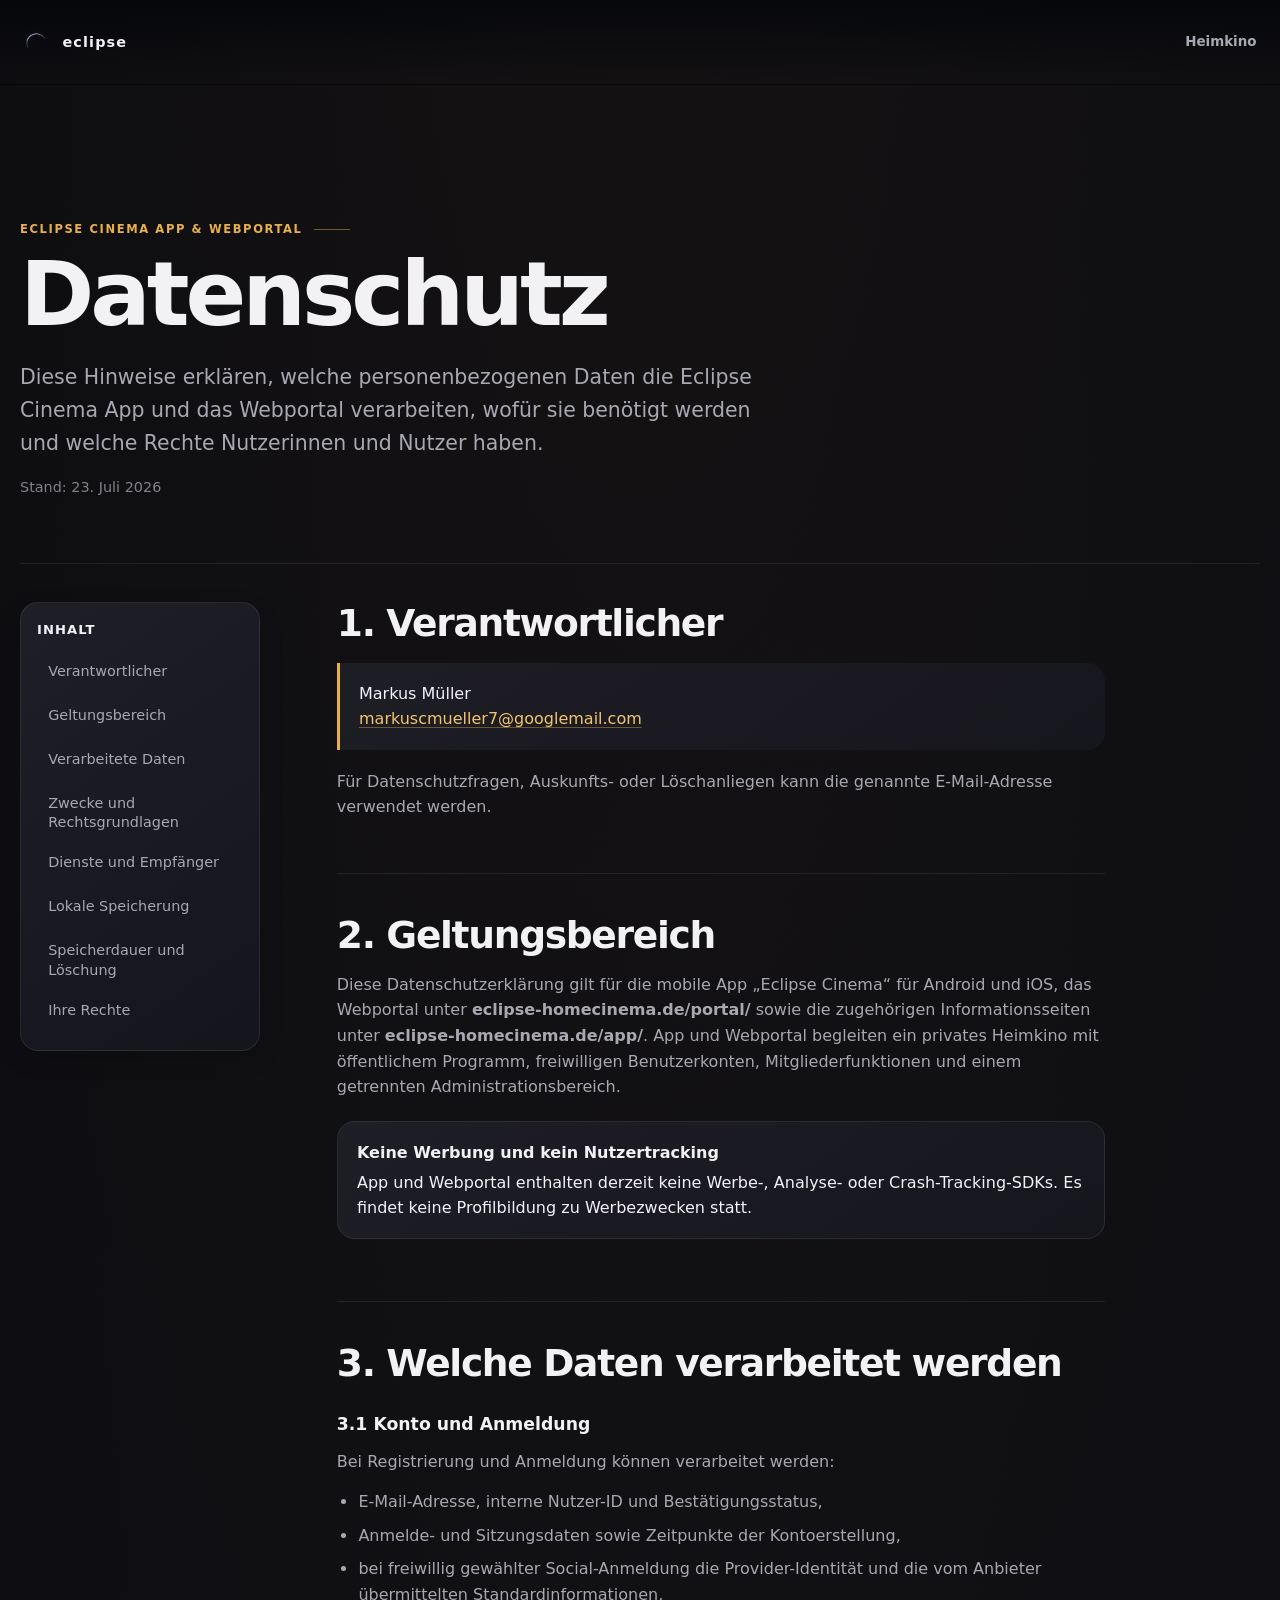
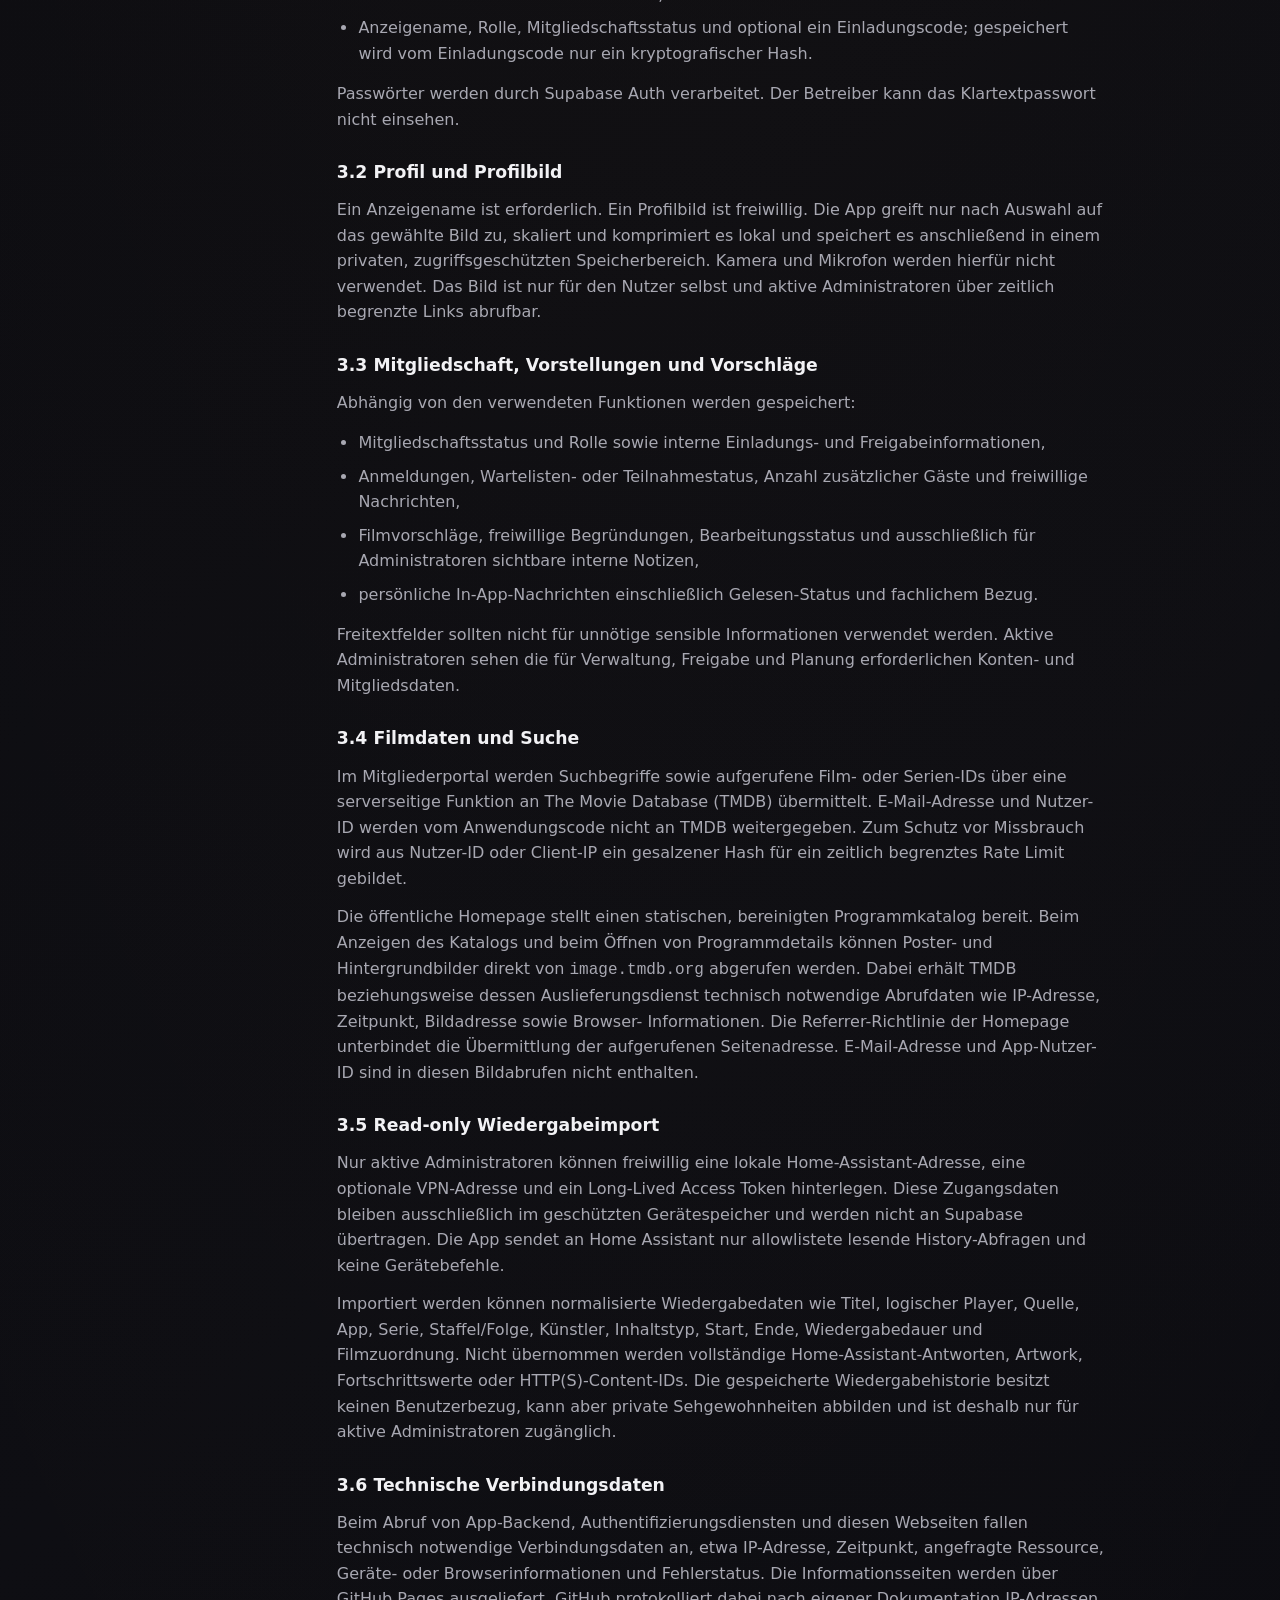
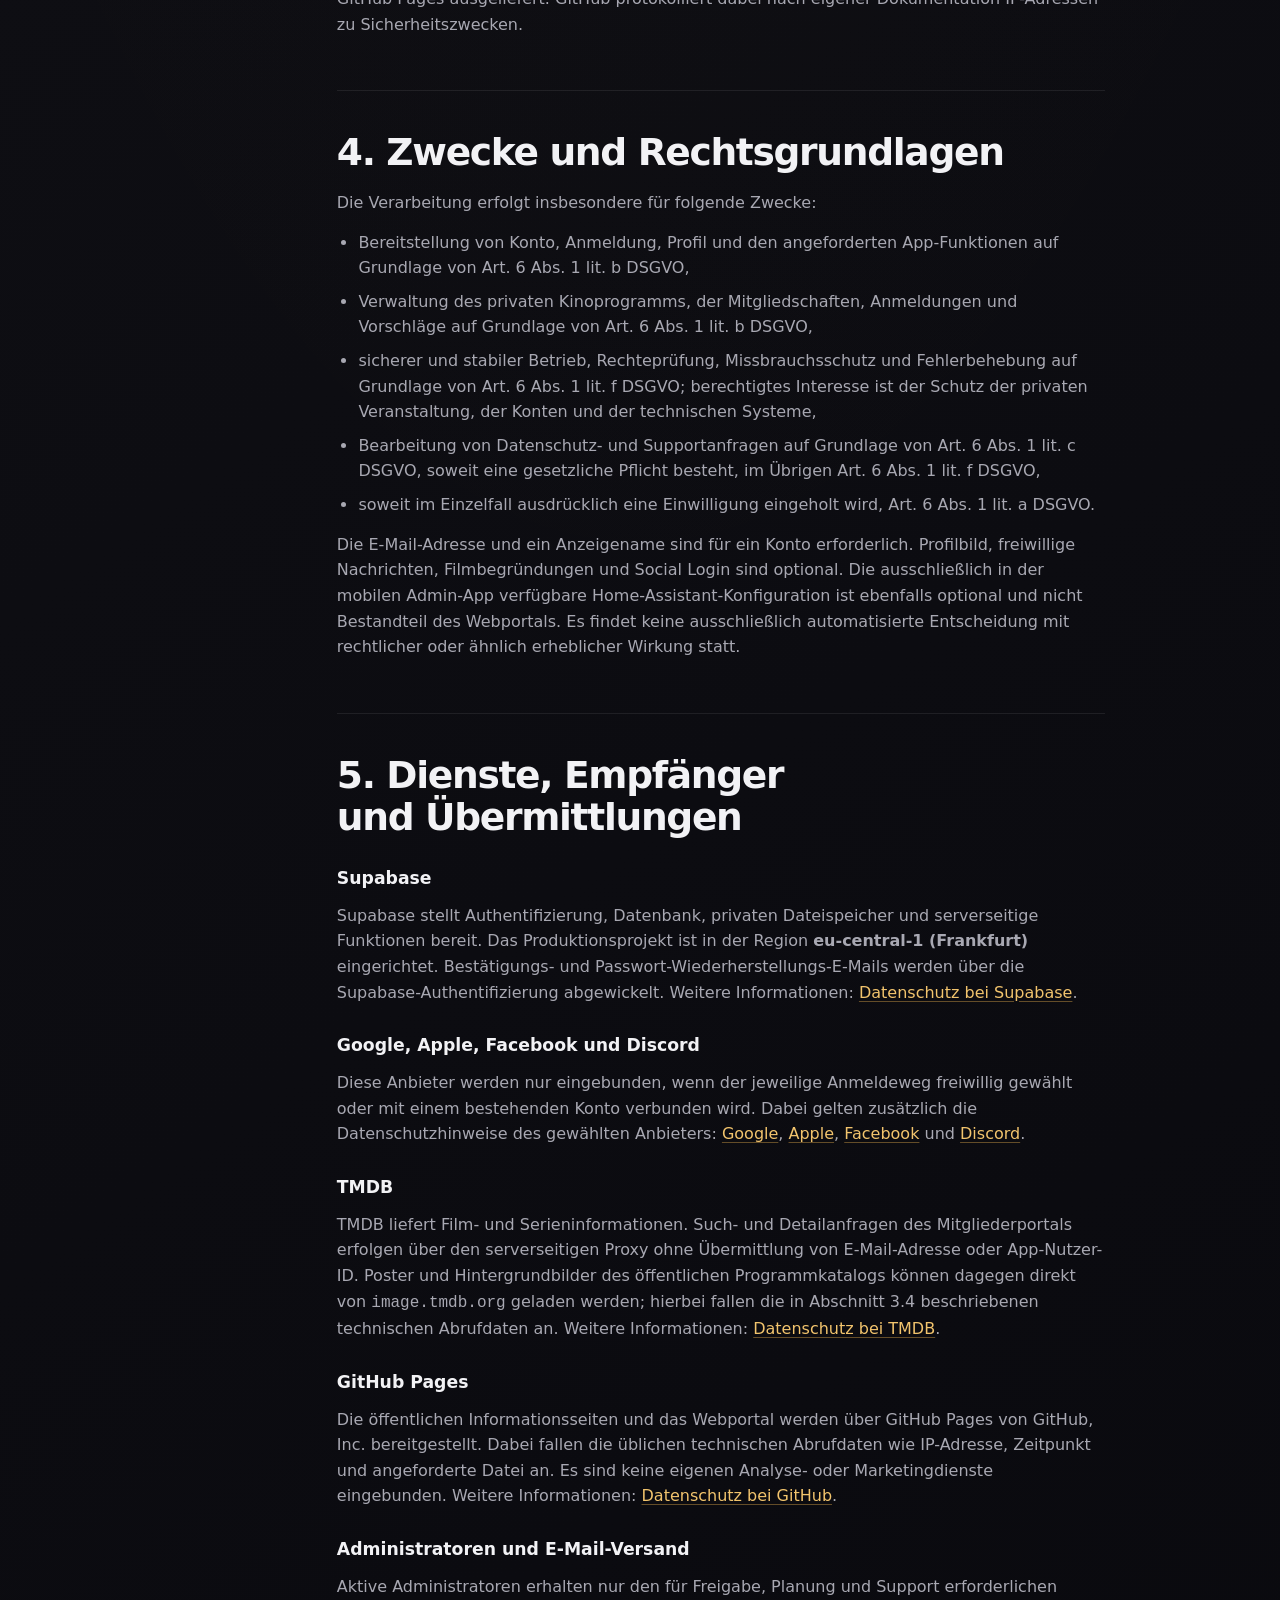
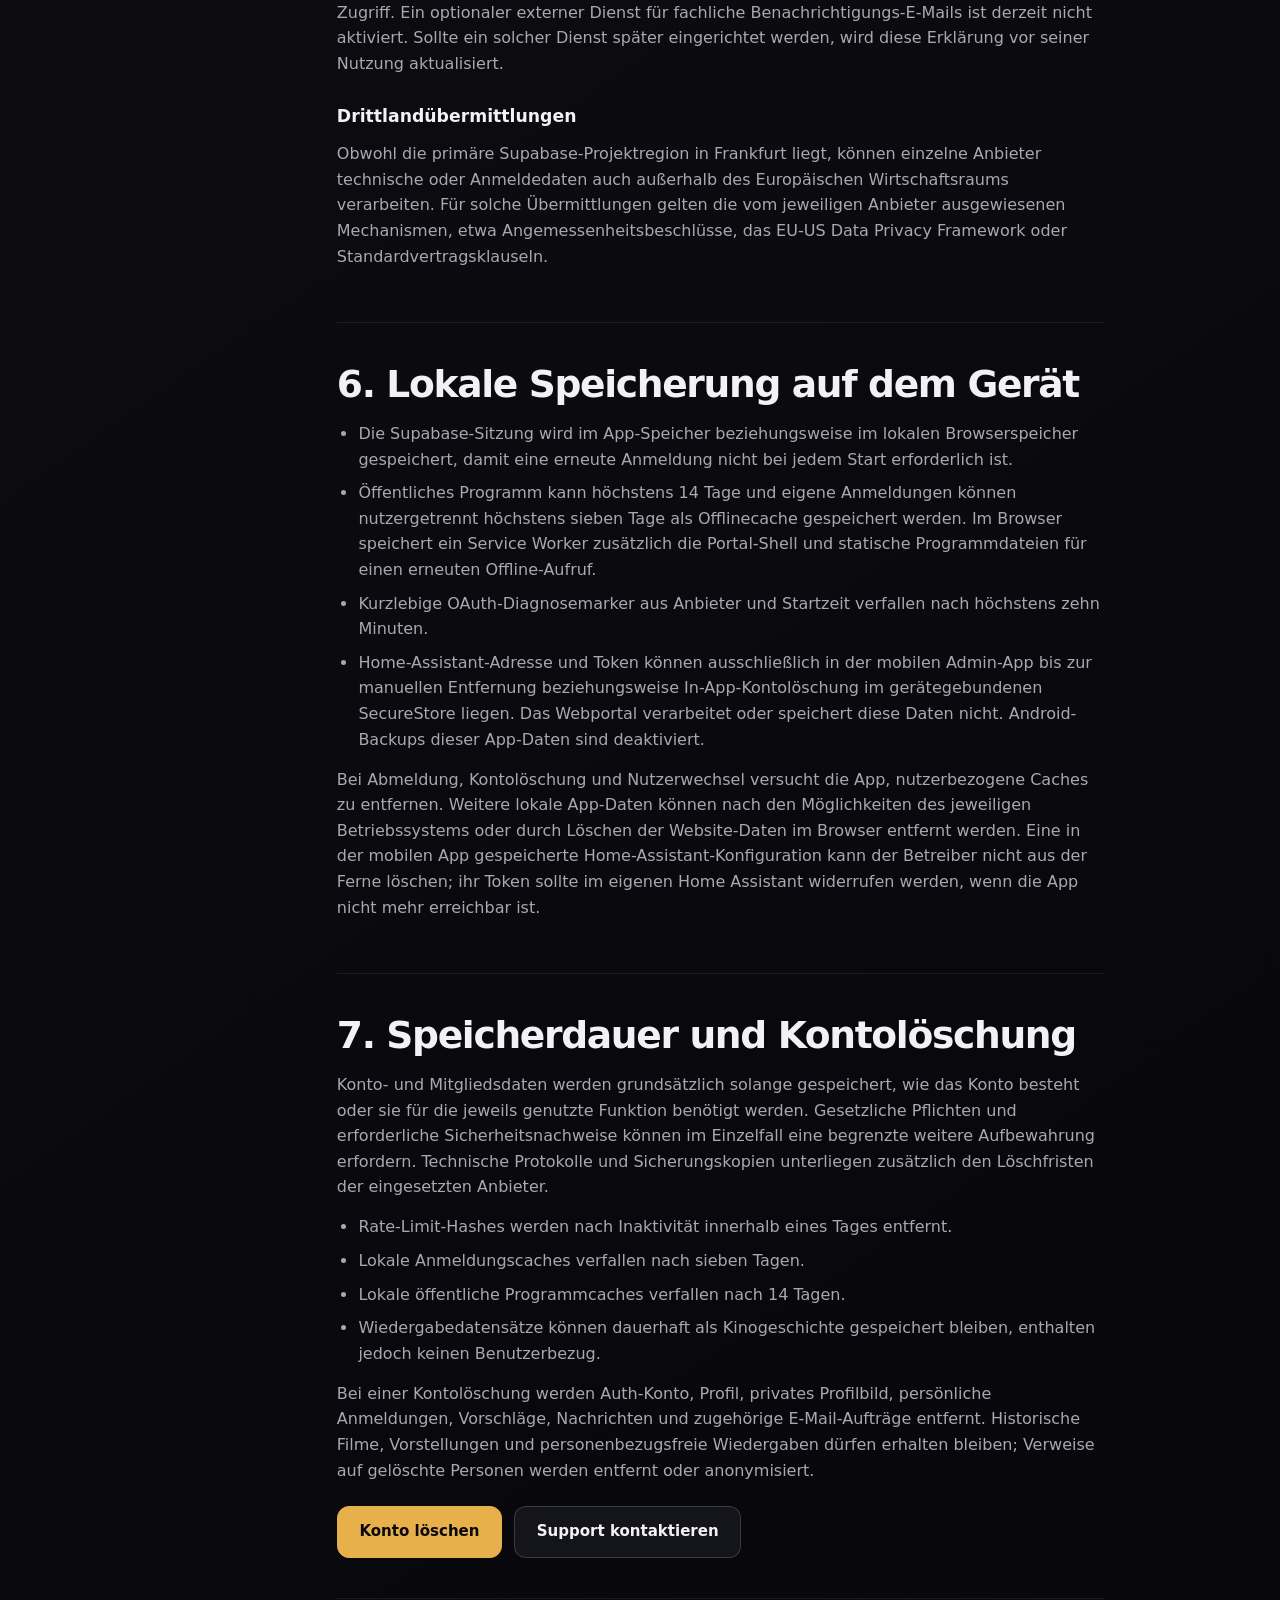
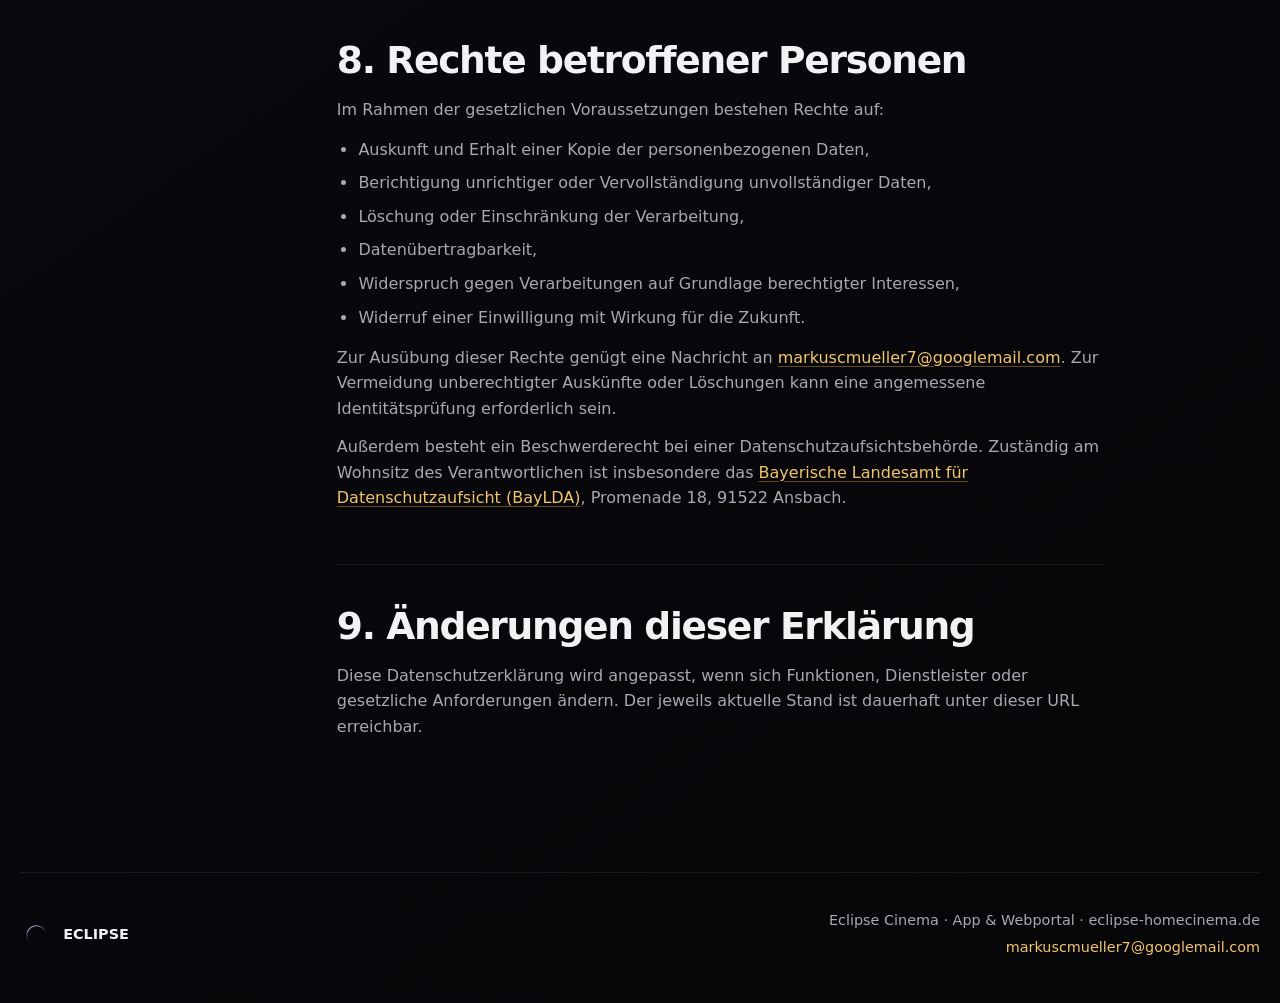
<file: app/datenschutz/index.html>
<!doctype html>
<html lang="de">
  <head>
    <meta charset="utf-8" />
    <meta name="viewport" content="width=device-width, initial-scale=1" />
    <meta
      http-equiv="Content-Security-Policy"
      content="default-src 'self'; base-uri 'self'; object-src 'none'; form-action 'self'; frame-src 'none'; script-src 'self'; style-src 'self'; font-src 'self' data:; img-src 'self' data:; connect-src 'self'; worker-src 'self'; manifest-src 'self'"
    />
    <meta name="referrer" content="no-referrer" />
    <title>Datenschutz von Eclipse Cinema App und Webportal · eclipse homecinema</title>
    <meta
      name="description"
      content="Datenschutzhinweise für die Eclipse Cinema App und das Webportal, ihre Konten, Mitgliederfunktionen und den optionalen mobilen Wiedergabeimport."
    />
    <meta name="robots" content="noindex, nofollow, noarchive" />
    <meta name="theme-color" content="#05070b" />
    <link rel="canonical" href="https://eclipse-homecinema.de/app/datenschutz/" />
    <link rel="icon" type="image/png" sizes="32x32" href="../../assets/used/eclipse-favicon-32.png" />
    <link rel="apple-touch-icon" sizes="192x192" href="../../assets/used/eclipse-favicon-192.png" />
    <link rel="manifest" href="../../site.webmanifest" />
    <link rel="stylesheet" href="../../styles.css?v=779571dfd7f3" />
    <link rel="stylesheet" href="../app-pages.css?v=4980046acfa2" />
    <script src="../../script.js?v=51a83c8eff9d" defer></script>
  </head>
  <body>
    <a class="skip-link" href="#content">Zum Inhalt springen</a>
    <header class="site-header" aria-label="Hauptnavigation">
      <a class="header-brand" href="../../" aria-label="Zur eclipse Homepage">
        <span class="brand-mark" aria-hidden="true"></span>
        <span class="header-brand-text">eclipse</span>
      </a>
      <button
        type="button"
        class="nav-toggle"
        aria-label="Menü öffnen"
        aria-expanded="false"
        aria-controls="main-nav"
        data-nav-toggle
      >
        <span class="nav-toggle-box" aria-hidden="true">
          <span class="nav-toggle-bar"></span>
          <span class="nav-toggle-bar"></span>
          <span class="nav-toggle-bar"></span>
        </span>
      </button>
      <nav id="main-nav" class="main-nav" aria-label="App-Informationen" data-nav>
        <a href="../../">Heimkino</a>
      </nav>
      <div class="nav-backdrop" data-nav-backdrop aria-hidden="true"></div>
    </header>

    <main id="content" class="legal-page">
      <header class="legal-hero">
        <p class="legal-kicker">Eclipse Cinema App &amp; Webportal</p>
        <h1>Datenschutz</h1>
        <p class="legal-lead">
          Diese Hinweise erklären, welche personenbezogenen Daten die Eclipse
          Cinema App und das Webportal verarbeiten, wofür sie benötigt werden
          und welche Rechte Nutzerinnen und Nutzer haben.
        </p>
        <p class="legal-meta">Stand: 23. Juli 2026</p>
      </header>

      <div class="legal-layout">
        <nav class="legal-toc" aria-label="Inhalt der Datenschutzerklärung">
          <strong>Inhalt</strong>
          <a href="#verantwortlich">Verantwortlicher</a>
          <a href="#umfang">Geltungsbereich</a>
          <a href="#daten">Verarbeitete Daten</a>
          <a href="#zwecke">Zwecke und Rechtsgrundlagen</a>
          <a href="#dienste">Dienste und Empfänger</a>
          <a href="#lokal">Lokale Speicherung</a>
          <a href="#dauer">Speicherdauer und Löschung</a>
          <a href="#rechte">Ihre Rechte</a>
        </nav>

        <article class="legal-content">
          <section class="legal-section" id="verantwortlich">
            <h2>1. Verantwortlicher</h2>
            <address class="legal-address">
              Markus Müller<br />
              <a href="mailto:markuscmueller7@googlemail.com">markuscmueller7@googlemail.com</a>
            </address>
            <p>
              Für Datenschutzfragen, Auskunfts- oder Löschanliegen kann die
              genannte E-Mail-Adresse verwendet werden.
            </p>
          </section>

          <section class="legal-section" id="umfang">
            <h2>2. Geltungsbereich</h2>
            <p>
              Diese Datenschutzerklärung gilt für die mobile App „Eclipse
              Cinema“ für Android und iOS, das Webportal unter
              <strong>eclipse-homecinema.de/portal/</strong> sowie die
              zugehörigen Informationsseiten unter
              <strong>eclipse-homecinema.de/app/</strong>. App und Webportal
              begleiten ein privates Heimkino mit öffentlichem Programm,
              freiwilligen Benutzerkonten, Mitgliederfunktionen und einem
              getrennten Administrationsbereich.
            </p>
            <div class="legal-note">
              <strong>Keine Werbung und kein Nutzertracking</strong>
              App und Webportal enthalten derzeit keine Werbe-, Analyse- oder
              Crash-Tracking-SDKs. Es findet keine Profilbildung zu
              Werbezwecken statt.
            </div>
          </section>

          <section class="legal-section" id="daten">
            <h2>3. Welche Daten verarbeitet werden</h2>

            <h3>3.1 Konto und Anmeldung</h3>
            <p>Bei Registrierung und Anmeldung können verarbeitet werden:</p>
            <ul>
              <li>E-Mail-Adresse, interne Nutzer-ID und Bestätigungsstatus,</li>
              <li>Anmelde- und Sitzungsdaten sowie Zeitpunkte der Kontoerstellung,</li>
              <li>
                bei freiwillig gewählter Social-Anmeldung die Provider-Identität
                und die vom Anbieter übermittelten Standardinformationen,
              </li>
              <li>
                Anzeigename, Rolle, Mitgliedschaftsstatus und optional ein
                Einladungscode; gespeichert wird vom Einladungscode nur ein
                kryptografischer Hash.
              </li>
            </ul>
            <p>
              Passwörter werden durch Supabase Auth verarbeitet. Der Betreiber
              kann das Klartextpasswort nicht einsehen.
            </p>

            <h3>3.2 Profil und Profilbild</h3>
            <p>
              Ein Anzeigename ist erforderlich. Ein Profilbild ist freiwillig.
              Die App greift nur nach Auswahl auf das gewählte Bild zu, skaliert
              und komprimiert es lokal und speichert es anschließend in einem
              privaten, zugriffsgeschützten Speicherbereich. Kamera und Mikrofon
              werden hierfür nicht verwendet. Das Bild ist nur für den Nutzer
              selbst und aktive Administratoren über zeitlich begrenzte Links
              abrufbar.
            </p>

            <h3>3.3 Mitgliedschaft, Vorstellungen und Vorschläge</h3>
            <p>Abhängig von den verwendeten Funktionen werden gespeichert:</p>
            <ul>
              <li>
                Mitgliedschaftsstatus und Rolle sowie interne Einladungs- und
                Freigabeinformationen,
              </li>
              <li>
                Anmeldungen, Wartelisten- oder Teilnahmestatus, Anzahl zusätzlicher
                Gäste und freiwillige Nachrichten,
              </li>
              <li>
                Filmvorschläge, freiwillige Begründungen, Bearbeitungsstatus und
                ausschließlich für Administratoren sichtbare interne Notizen,
              </li>
              <li>
                persönliche In-App-Nachrichten einschließlich Gelesen-Status und
                fachlichem Bezug.
              </li>
            </ul>
            <p>
              Freitextfelder sollten nicht für unnötige sensible Informationen
              verwendet werden. Aktive Administratoren sehen die für Verwaltung,
              Freigabe und Planung erforderlichen Konten- und Mitgliedsdaten.
            </p>

            <h3>3.4 Filmdaten und Suche</h3>
            <p>
              Im Mitgliederportal werden Suchbegriffe sowie aufgerufene Film-
              oder Serien-IDs über eine serverseitige Funktion an The Movie
              Database (TMDB) übermittelt. E-Mail-Adresse und Nutzer-ID werden
              vom Anwendungscode nicht an TMDB weitergegeben. Zum Schutz vor
              Missbrauch wird aus Nutzer-ID oder Client-IP ein gesalzener Hash
              für ein zeitlich begrenztes Rate Limit gebildet.
            </p>
            <p>
              Die öffentliche Homepage stellt einen statischen, bereinigten
              Programmkatalog bereit. Beim Anzeigen des Katalogs und beim
              Öffnen von Programmdetails können Poster- und Hintergrundbilder direkt von
              <code>image.tmdb.org</code> abgerufen werden. Dabei erhält TMDB
              beziehungsweise dessen Auslieferungsdienst technisch notwendige
              Abrufdaten wie IP-Adresse, Zeitpunkt, Bildadresse sowie Browser-
              Informationen. Die Referrer-Richtlinie der Homepage unterbindet
              die Übermittlung der aufgerufenen Seitenadresse. E-Mail-Adresse
              und App-Nutzer-ID sind in diesen Bildabrufen nicht enthalten.
            </p>

            <h3>3.5 Read-only Wiedergabeimport</h3>
            <p>
              Nur aktive Administratoren können freiwillig eine lokale
              Home-Assistant-Adresse, eine optionale VPN-Adresse und ein
              Long-Lived Access Token hinterlegen. Diese Zugangsdaten bleiben
              ausschließlich im geschützten Gerätespeicher und werden nicht an
              Supabase übertragen. Die App sendet an Home Assistant nur
              allowlistete lesende History-Abfragen und keine Gerätebefehle.
            </p>
            <p>
              Importiert werden können normalisierte Wiedergabedaten wie Titel,
              logischer Player, Quelle, App, Serie, Staffel/Folge, Künstler,
              Inhaltstyp, Start, Ende, Wiedergabedauer und Filmzuordnung. Nicht
              übernommen werden vollständige Home-Assistant-Antworten, Artwork,
              Fortschrittswerte oder HTTP(S)-Content-IDs. Die gespeicherte
              Wiedergabehistorie besitzt keinen Benutzerbezug, kann aber private
              Sehgewohnheiten abbilden und ist deshalb nur für aktive
              Administratoren zugänglich.
            </p>

            <h3>3.6 Technische Verbindungsdaten</h3>
            <p>
              Beim Abruf von App-Backend, Authentifizierungsdiensten und diesen
              Webseiten fallen technisch notwendige Verbindungsdaten an, etwa
              IP-Adresse, Zeitpunkt, angefragte Ressource, Geräte- oder
              Browserinformationen und Fehlerstatus. Die Informationsseiten
              werden über GitHub Pages ausgeliefert. GitHub protokolliert dabei
              nach eigener Dokumentation IP-Adressen zu Sicherheitszwecken.
            </p>
          </section>

          <section class="legal-section" id="zwecke">
            <h2>4. Zwecke und Rechtsgrundlagen</h2>
            <p>Die Verarbeitung erfolgt insbesondere für folgende Zwecke:</p>
            <ul>
              <li>
                Bereitstellung von Konto, Anmeldung, Profil und den angeforderten
                App-Funktionen auf Grundlage von Art. 6 Abs. 1 lit. b DSGVO,
              </li>
              <li>
                Verwaltung des privaten Kinoprogramms, der Mitgliedschaften,
                Anmeldungen und Vorschläge auf Grundlage von Art. 6 Abs. 1 lit. b
                DSGVO,
              </li>
              <li>
                sicherer und stabiler Betrieb, Rechteprüfung, Missbrauchsschutz
                und Fehlerbehebung auf Grundlage von Art. 6 Abs. 1 lit. f DSGVO;
                berechtigtes Interesse ist der Schutz der privaten Veranstaltung,
                der Konten und der technischen Systeme,
              </li>
              <li>
                Bearbeitung von Datenschutz- und Supportanfragen auf Grundlage
                von Art. 6 Abs. 1 lit. c DSGVO, soweit eine gesetzliche Pflicht
                besteht, im Übrigen Art. 6 Abs. 1 lit. f DSGVO,
              </li>
              <li>
                soweit im Einzelfall ausdrücklich eine Einwilligung eingeholt
                wird, Art. 6 Abs. 1 lit. a DSGVO.
              </li>
            </ul>
            <p>
              Die E-Mail-Adresse und ein Anzeigename sind für ein Konto
              erforderlich. Profilbild, freiwillige Nachrichten,
              Filmbegründungen und Social Login sind optional. Die ausschließlich
              in der mobilen Admin-App verfügbare Home-Assistant-Konfiguration
              ist ebenfalls optional und nicht Bestandteil des Webportals. Es
              findet keine ausschließlich automatisierte Entscheidung mit
              rechtlicher oder ähnlich erheblicher Wirkung statt.
            </p>
          </section>

          <section class="legal-section" id="dienste">
            <h2>5. Dienste, Empfänger und Übermittlungen</h2>

            <h3>Supabase</h3>
            <p>
              Supabase stellt Authentifizierung, Datenbank, privaten
              Dateispeicher und serverseitige Funktionen bereit. Das
              Produktionsprojekt ist in der Region <strong>eu-central-1
              (Frankfurt)</strong> eingerichtet. Bestätigungs- und
              Passwort-Wiederherstellungs-E-Mails werden über die
              Supabase-Authentifizierung abgewickelt. Weitere Informationen:
              <a href="https://supabase.com/privacy">Datenschutz bei Supabase</a>.
            </p>

            <h3>Google, Apple, Facebook und Discord</h3>
            <p>
              Diese Anbieter werden nur eingebunden, wenn der jeweilige
              Anmeldeweg freiwillig gewählt oder mit einem bestehenden Konto
              verbunden wird. Dabei gelten zusätzlich die Datenschutzhinweise
              des gewählten Anbieters:
              <a href="https://policies.google.com/privacy">Google</a>,
              <a href="https://www.apple.com/legal/privacy/">Apple</a>,
              <a href="https://www.facebook.com/privacy/policy/">Facebook</a>
              und <a href="https://discord.com/privacy">Discord</a>.
            </p>

            <h3>TMDB</h3>
            <p>
              TMDB liefert Film- und Serieninformationen. Such- und
              Detailanfragen des Mitgliederportals erfolgen über den
              serverseitigen Proxy ohne Übermittlung von E-Mail-Adresse oder
              App-Nutzer-ID. Poster und Hintergrundbilder des öffentlichen
              Programmkatalogs können dagegen direkt von
              <code>image.tmdb.org</code> geladen werden; hierbei fallen die in
              Abschnitt 3.4 beschriebenen technischen Abrufdaten an. Weitere
              Informationen:
              <a href="https://www.themoviedb.org/privacy-policy">Datenschutz bei TMDB</a>.
            </p>

            <h3>GitHub Pages</h3>
            <p>
              Die öffentlichen Informationsseiten und das Webportal werden über
              GitHub Pages von GitHub, Inc. bereitgestellt. Dabei fallen die
              üblichen technischen Abrufdaten wie IP-Adresse, Zeitpunkt und
              angeforderte Datei an. Es sind keine eigenen Analyse- oder
              Marketingdienste eingebunden. Weitere Informationen:
              <a href="https://docs.github.com/site-policy/privacy-policies/github-general-privacy-statement">Datenschutz bei GitHub</a>.
            </p>

            <h3>Administratoren und E-Mail-Versand</h3>
            <p>
              Aktive Administratoren erhalten nur den für Freigabe, Planung und
              Support erforderlichen Zugriff. Ein optionaler externer Dienst
              für fachliche Benachrichtigungs-E-Mails ist derzeit nicht
              aktiviert. Sollte ein solcher Dienst später eingerichtet werden,
              wird diese Erklärung vor seiner Nutzung aktualisiert.
            </p>

            <h3>Drittlandübermittlungen</h3>
            <p>
              Obwohl die primäre Supabase-Projektregion in Frankfurt liegt,
              können einzelne Anbieter technische oder Anmeldedaten auch
              außerhalb des Europäischen Wirtschaftsraums verarbeiten. Für
              solche Übermittlungen gelten die vom jeweiligen Anbieter
              ausgewiesenen Mechanismen, etwa Angemessenheitsbeschlüsse, das
              EU-US Data Privacy Framework oder Standardvertragsklauseln.
            </p>
          </section>

          <section class="legal-section" id="lokal">
            <h2>6. Lokale Speicherung auf dem Gerät</h2>
            <ul>
              <li>
                Die Supabase-Sitzung wird im App-Speicher beziehungsweise im
                lokalen Browserspeicher gespeichert, damit eine erneute
                Anmeldung nicht bei jedem Start erforderlich ist.
              </li>
              <li>
                Öffentliches Programm kann höchstens 14 Tage und eigene
                Anmeldungen können nutzergetrennt höchstens sieben Tage als
                Offlinecache gespeichert werden. Im Browser speichert ein
                Service Worker zusätzlich die Portal-Shell und statische
                Programmdateien für einen erneuten Offline-Aufruf.
              </li>
              <li>
                Kurzlebige OAuth-Diagnosemarker aus Anbieter und Startzeit
                verfallen nach höchstens zehn Minuten.
              </li>
              <li>
                Home-Assistant-Adresse und Token können ausschließlich in der
                mobilen Admin-App bis zur manuellen Entfernung beziehungsweise
                In-App-Kontolöschung im gerätegebundenen SecureStore liegen.
                Das Webportal verarbeitet oder speichert diese Daten nicht.
                Android-Backups dieser App-Daten sind deaktiviert.
              </li>
            </ul>
            <p>
              Bei Abmeldung, Kontolöschung und Nutzerwechsel versucht die App,
              nutzerbezogene Caches zu entfernen. Weitere lokale App-Daten
              können nach den Möglichkeiten des jeweiligen Betriebssystems oder
              durch Löschen der Website-Daten im Browser entfernt werden. Eine
              in der mobilen App gespeicherte Home-Assistant-Konfiguration kann
              der Betreiber nicht aus der Ferne löschen; ihr Token sollte im
              eigenen Home Assistant widerrufen werden, wenn die App nicht mehr
              erreichbar ist.
            </p>
          </section>

          <section class="legal-section" id="dauer">
            <h2>7. Speicherdauer und Kontolöschung</h2>
            <p>
              Konto- und Mitgliedsdaten werden grundsätzlich solange gespeichert,
              wie das Konto besteht oder sie für die jeweils genutzte Funktion
              benötigt werden. Gesetzliche Pflichten und erforderliche
              Sicherheitsnachweise können im Einzelfall eine begrenzte weitere
              Aufbewahrung erfordern. Technische Protokolle und Sicherungskopien
              unterliegen zusätzlich den Löschfristen der eingesetzten Anbieter.
            </p>
            <ul>
              <li>Rate-Limit-Hashes werden nach Inaktivität innerhalb eines Tages entfernt.</li>
              <li>Lokale Anmeldungscaches verfallen nach sieben Tagen.</li>
              <li>Lokale öffentliche Programmcaches verfallen nach 14 Tagen.</li>
              <li>
                Wiedergabedatensätze können dauerhaft als Kinogeschichte
                gespeichert bleiben, enthalten jedoch keinen Benutzerbezug.
              </li>
            </ul>
            <p>
              Bei einer Kontolöschung werden Auth-Konto, Profil, privates
              Profilbild, persönliche Anmeldungen, Vorschläge, Nachrichten und
              zugehörige E-Mail-Aufträge entfernt. Historische Filme,
              Vorstellungen und personenbezugsfreie Wiedergaben dürfen erhalten
              bleiben; Verweise auf gelöschte Personen werden entfernt oder
              anonymisiert.
            </p>
            <div class="legal-actions">
              <a class="button primary" href="../konto-loeschen/">Konto löschen</a>
              <a class="button secondary" href="../support/">Support kontaktieren</a>
            </div>
          </section>

          <section class="legal-section" id="rechte">
            <h2>8. Rechte betroffener Personen</h2>
            <p>Im Rahmen der gesetzlichen Voraussetzungen bestehen Rechte auf:</p>
            <ul>
              <li>Auskunft und Erhalt einer Kopie der personenbezogenen Daten,</li>
              <li>Berichtigung unrichtiger oder Vervollständigung unvollständiger Daten,</li>
              <li>Löschung oder Einschränkung der Verarbeitung,</li>
              <li>Datenübertragbarkeit,</li>
              <li>Widerspruch gegen Verarbeitungen auf Grundlage berechtigter Interessen,</li>
              <li>Widerruf einer Einwilligung mit Wirkung für die Zukunft.</li>
            </ul>
            <p>
              Zur Ausübung dieser Rechte genügt eine Nachricht an
              <a href="mailto:markuscmueller7@googlemail.com">markuscmueller7@googlemail.com</a>.
              Zur Vermeidung unberechtigter Auskünfte oder Löschungen kann eine
              angemessene Identitätsprüfung erforderlich sein.
            </p>
            <p>
              Außerdem besteht ein Beschwerderecht bei einer
              Datenschutzaufsichtsbehörde. Zuständig am Wohnsitz des
              Verantwortlichen ist insbesondere das
              <a href="https://www.lda.bayern.de/de/kontakt.html">Bayerische Landesamt für Datenschutzaufsicht (BayLDA)</a>,
              Promenade 18, 91522 Ansbach.
            </p>
          </section>

          <section class="legal-section" id="aenderungen">
            <h2>9. Änderungen dieser Erklärung</h2>
            <p>
              Diese Datenschutzerklärung wird angepasst, wenn sich Funktionen,
              Dienstleister oder gesetzliche Anforderungen ändern. Der jeweils
              aktuelle Stand ist dauerhaft unter dieser URL erreichbar.
            </p>
          </section>
        </article>
      </div>
    </main>

    <footer class="site-footer">
      <a class="brand" href="../../" aria-label="Zur eclipse Homepage">
        <span class="brand-mark" aria-hidden="true"></span>
        <span>eclipse</span>
      </a>
      <div>
        <p>Eclipse Cinema · App &amp; Webportal · eclipse-homecinema.de</p>
        <p><a href="mailto:markuscmueller7@googlemail.com">markuscmueller7@googlemail.com</a></p>
      </div>
    </footer>
  </body>
</html>
</file>
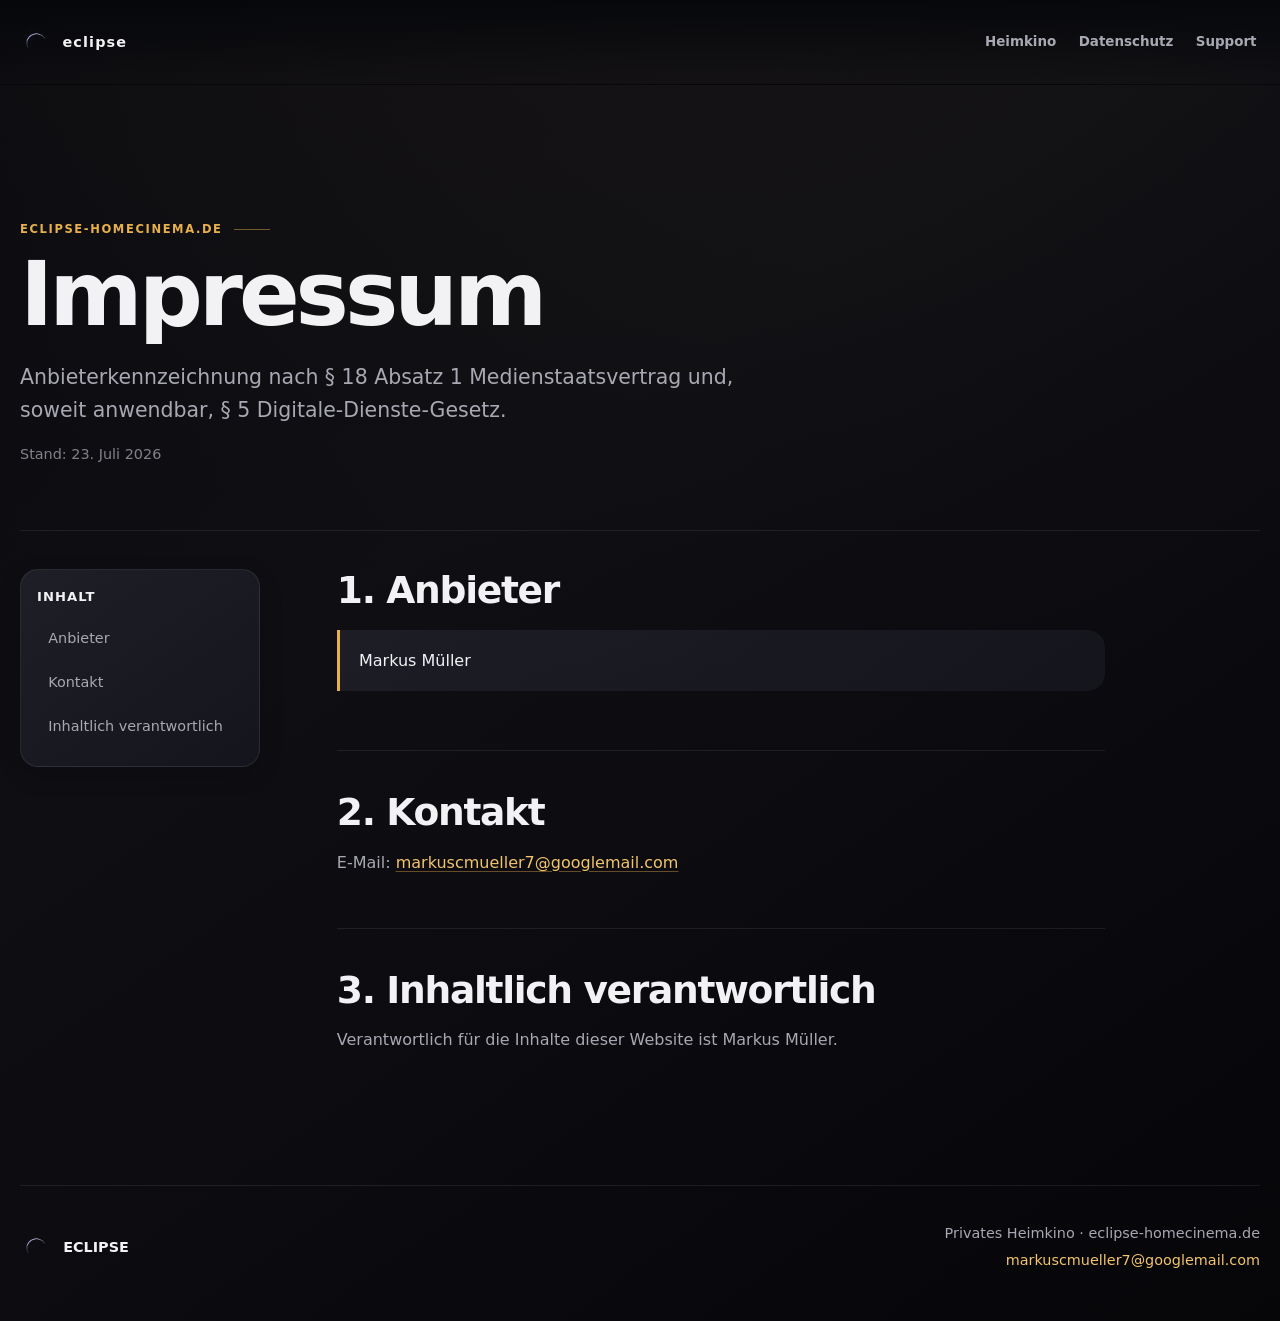
<file: app/impressum/index.html>
<!doctype html>
<html lang="de">
  <head>
    <meta charset="utf-8" />
    <meta name="viewport" content="width=device-width, initial-scale=1" />
    <meta
      http-equiv="Content-Security-Policy"
      content="default-src 'self'; base-uri 'self'; object-src 'none'; form-action 'self'; frame-src 'none'; script-src 'self'; style-src 'self'; font-src 'self' data:; img-src 'self' data:; connect-src 'self'; worker-src 'self'; manifest-src 'self'"
    />
    <title>Impressum · eclipse homecinema</title>
    <meta
      name="description"
      content="Anbieterkennzeichnung und Kontakt für eclipse-homecinema.de."
    />
    <meta name="robots" content="noindex, nofollow, noarchive" />
    <meta name="theme-color" content="#05070b" />
    <meta name="referrer" content="no-referrer" />
    <link rel="canonical" href="https://eclipse-homecinema.de/app/impressum/" />
    <link rel="icon" type="image/png" sizes="32x32" href="../../assets/used/eclipse-favicon-32.png" />
    <link rel="apple-touch-icon" sizes="192x192" href="../../assets/used/eclipse-favicon-192.png" />
    <link rel="manifest" href="../../site.webmanifest" />
    <link rel="stylesheet" href="../../styles.css?v=779571dfd7f3" />
    <link rel="stylesheet" href="../app-pages.css?v=4980046acfa2" />
    <script src="../../script.js?v=51a83c8eff9d" defer></script>
  </head>
  <body>
    <a class="skip-link" href="#content">Zum Inhalt springen</a>
    <header class="site-header" aria-label="Hauptnavigation">
      <a class="header-brand" href="../../" aria-label="Zur eclipse Homepage">
        <span class="brand-mark" aria-hidden="true"></span>
        <span class="header-brand-text">eclipse</span>
      </a>
      <button
        type="button"
        class="nav-toggle"
        aria-label="Menü öffnen"
        aria-expanded="false"
        aria-controls="main-nav"
        data-nav-toggle
      >
        <span class="nav-toggle-box" aria-hidden="true">
          <span class="nav-toggle-bar"></span>
          <span class="nav-toggle-bar"></span>
          <span class="nav-toggle-bar"></span>
        </span>
      </button>
      <nav id="main-nav" class="main-nav" aria-label="Seitennavigation" data-nav>
        <a href="../../">Heimkino</a>
        <a href="../datenschutz/">Datenschutz</a>
        <a href="../support/">Support</a>
      </nav>
      <div class="nav-backdrop" data-nav-backdrop aria-hidden="true"></div>
    </header>

    <main id="content" class="legal-page">
      <header class="legal-hero">
        <p class="legal-kicker">eclipse-homecinema.de</p>
        <h1>Impressum</h1>
        <p class="legal-lead">
          Anbieterkennzeichnung nach § 18 Absatz 1 Medienstaatsvertrag und,
          soweit anwendbar, § 5 Digitale-Dienste-Gesetz.
        </p>
        <p class="legal-meta">Stand: 23. Juli 2026</p>
      </header>

      <div class="legal-layout">
        <nav class="legal-toc" aria-label="Inhalt des Impressums">
          <strong>Inhalt</strong>
          <a href="#anbieter">Anbieter</a>
          <a href="#kontakt">Kontakt</a>
          <a href="#inhalt">Inhaltlich verantwortlich</a>
        </nav>

        <article class="legal-content">
          <section class="legal-section" id="anbieter">
            <h2>1. Anbieter</h2>
            <address class="legal-address">
              Markus Müller
            </address>
          </section>

          <section class="legal-section" id="kontakt">
            <h2>2. Kontakt</h2>
            <p>
              E-Mail:
              <a href="mailto:markuscmueller7@googlemail.com">markuscmueller7@googlemail.com</a>
            </p>
          </section>

          <section class="legal-section" id="inhalt">
            <h2>3. Inhaltlich verantwortlich</h2>
            <p>
              Verantwortlich für die Inhalte dieser Website ist Markus Müller.
            </p>
          </section>
        </article>
      </div>
    </main>

    <footer class="site-footer">
      <a class="brand" href="../../" aria-label="Zur eclipse Homepage">
        <span class="brand-mark" aria-hidden="true"></span>
        <span>eclipse</span>
      </a>
      <div>
        <p>Privates Heimkino · eclipse-homecinema.de</p>
        <p><a href="mailto:markuscmueller7@googlemail.com">markuscmueller7@googlemail.com</a></p>
      </div>
    </footer>
  </body>
</html>
</file>
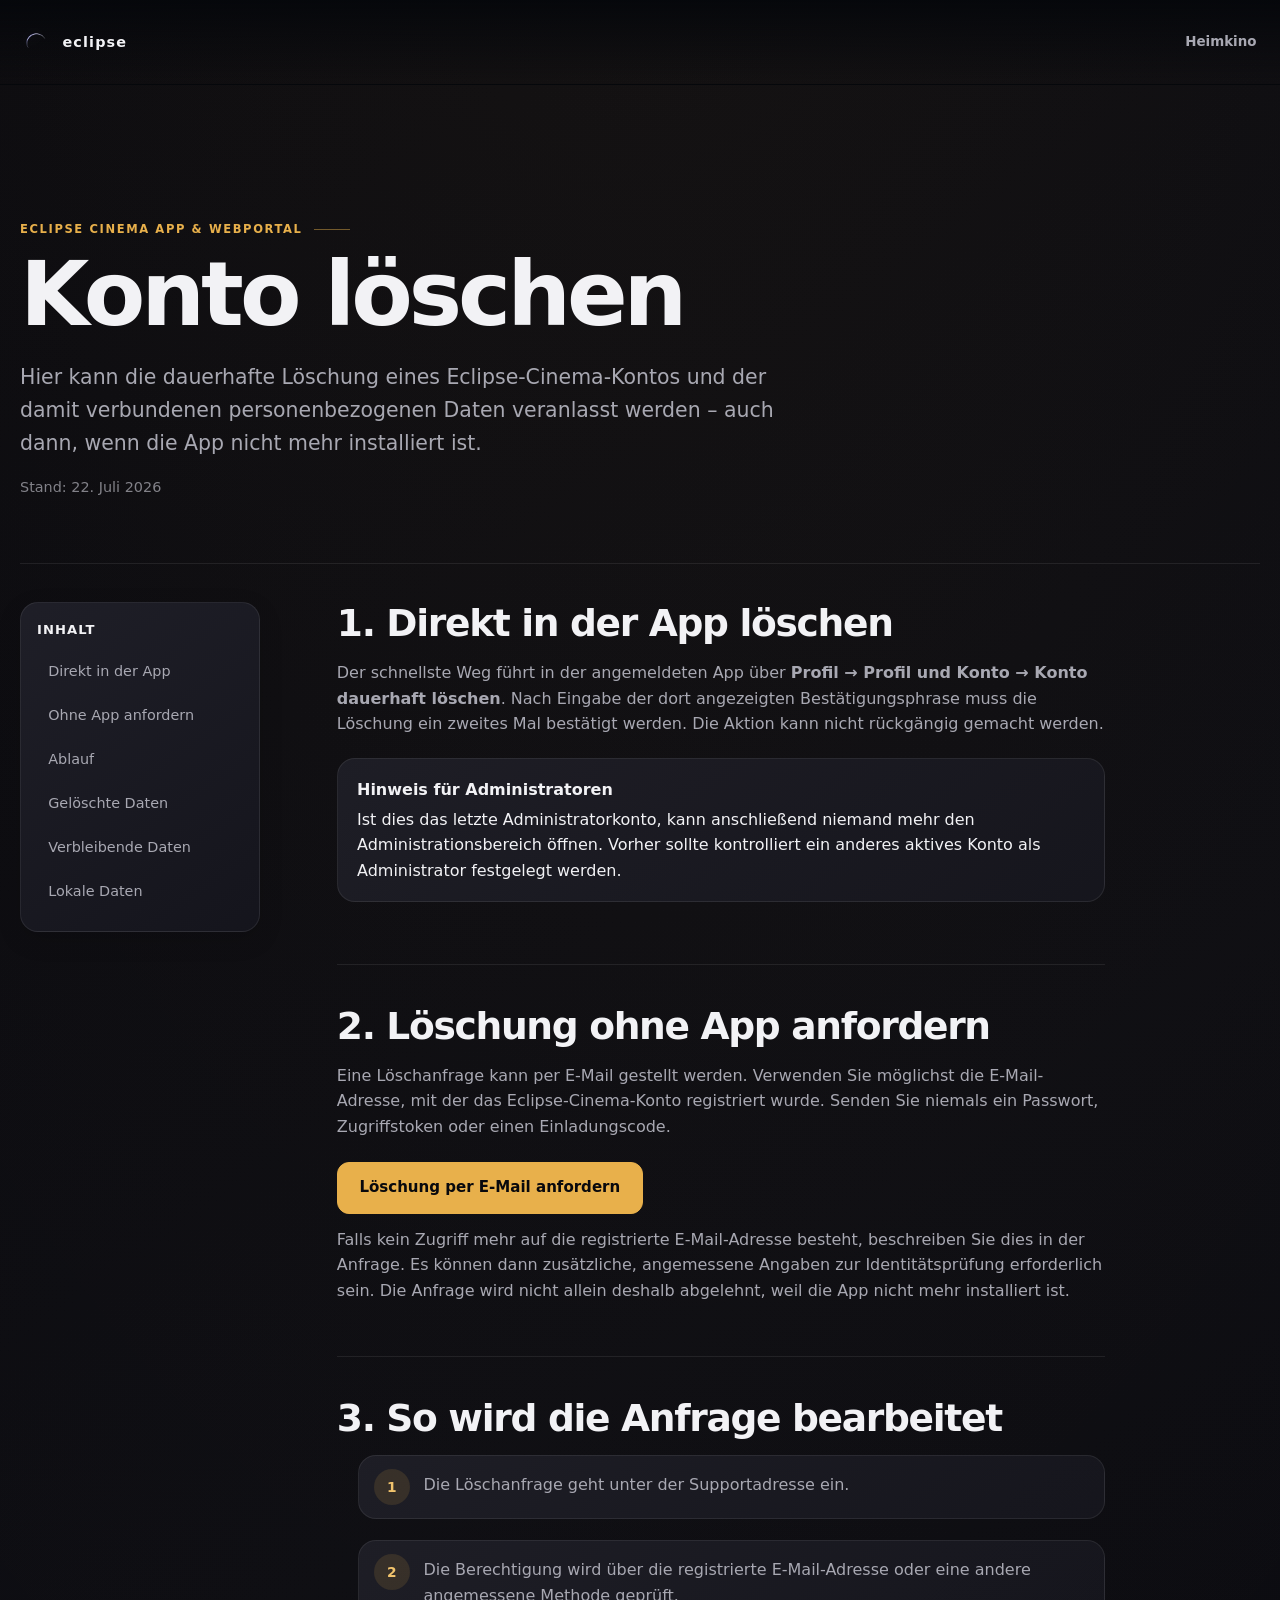
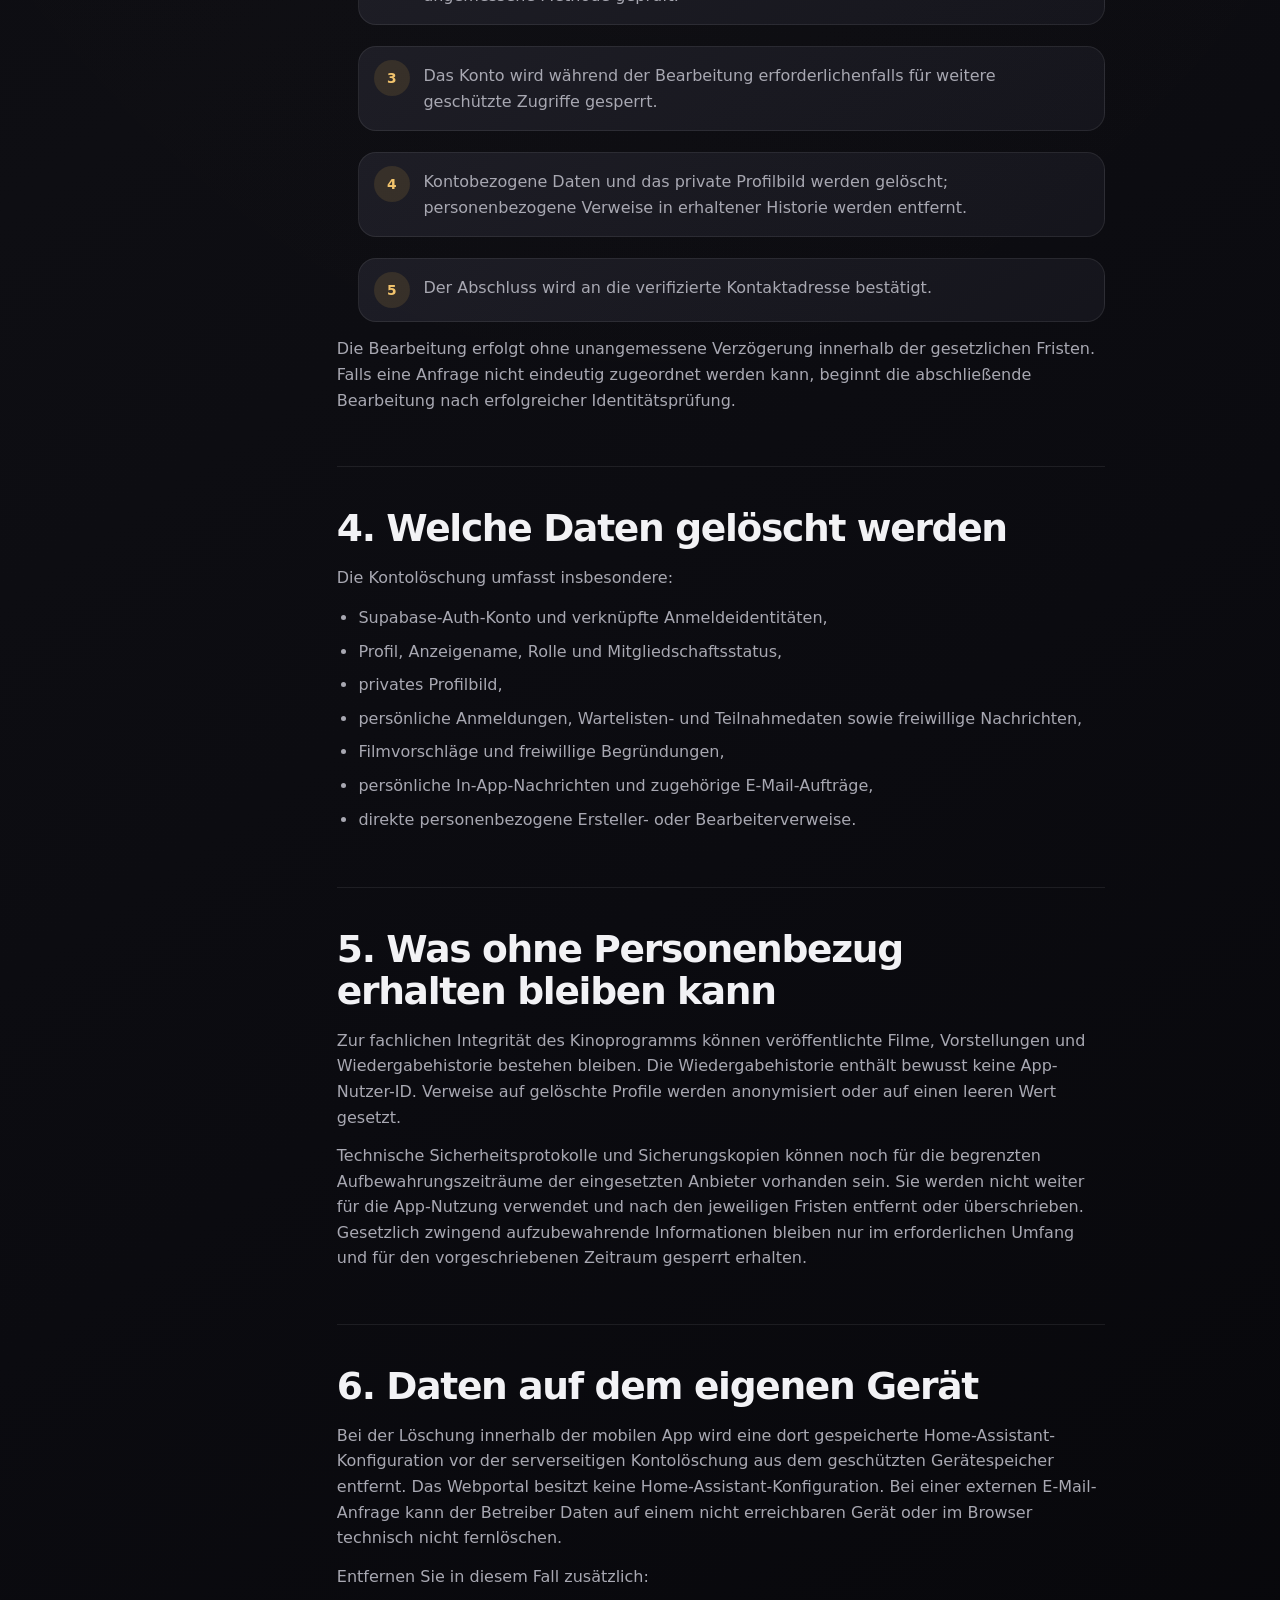
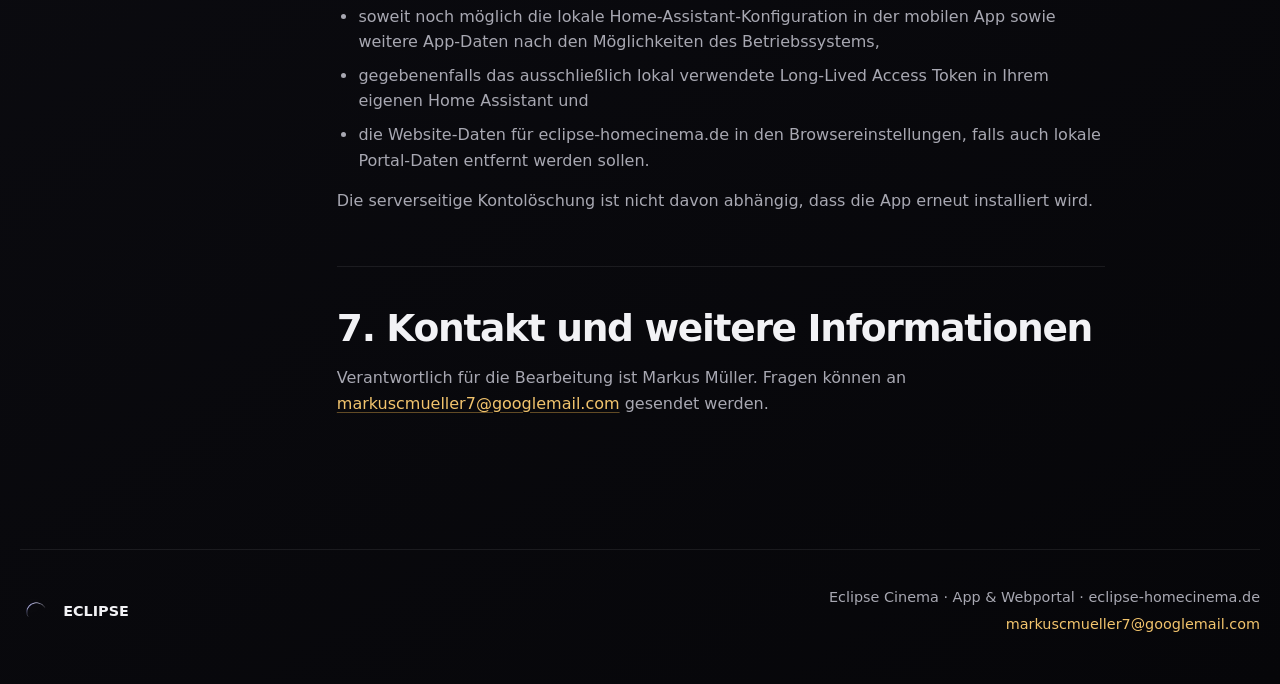
<file: app/konto-loeschen/index.html>
<!doctype html>
<html lang="de">
  <head>
    <meta charset="utf-8" />
    <meta name="viewport" content="width=device-width, initial-scale=1" />
    <meta
      http-equiv="Content-Security-Policy"
      content="default-src 'self'; base-uri 'self'; object-src 'none'; form-action 'self'; frame-src 'none'; script-src 'self'; style-src 'self'; font-src 'self' data:; img-src 'self' data:; connect-src 'self'; worker-src 'self'; manifest-src 'self'"
    />
    <meta name="referrer" content="no-referrer" />
    <title>Eclipse-Cinema-Konto löschen · eclipse homecinema</title>
    <meta
      name="description"
      content="Öffentlicher Weg, um die Löschung eines Eclipse-Cinema-Kontos und der damit verbundenen personenbezogenen Daten anzufordern."
    />
    <meta name="robots" content="noindex, nofollow, noarchive" />
    <meta name="theme-color" content="#05070b" />
    <link rel="canonical" href="https://eclipse-homecinema.de/app/konto-loeschen/" />
    <link rel="icon" type="image/png" sizes="32x32" href="../../assets/used/eclipse-favicon-32.png" />
    <link rel="apple-touch-icon" sizes="192x192" href="../../assets/used/eclipse-favicon-192.png" />
    <link rel="manifest" href="../../site.webmanifest" />
    <link rel="stylesheet" href="../../styles.css?v=779571dfd7f3" />
    <link rel="stylesheet" href="../app-pages.css?v=4980046acfa2" />
    <script src="../../script.js?v=51a83c8eff9d" defer></script>
  </head>
  <body>
    <a class="skip-link" href="#content">Zum Inhalt springen</a>
    <header class="site-header" aria-label="Hauptnavigation">
      <a class="header-brand" href="../../" aria-label="Zur eclipse Homepage">
        <span class="brand-mark" aria-hidden="true"></span>
        <span class="header-brand-text">eclipse</span>
      </a>
      <button
        type="button"
        class="nav-toggle"
        aria-label="Menü öffnen"
        aria-expanded="false"
        aria-controls="main-nav"
        data-nav-toggle
      >
        <span class="nav-toggle-box" aria-hidden="true">
          <span class="nav-toggle-bar"></span>
          <span class="nav-toggle-bar"></span>
          <span class="nav-toggle-bar"></span>
        </span>
      </button>
      <nav id="main-nav" class="main-nav" aria-label="App-Informationen" data-nav>
        <a href="../../">Heimkino</a>
      </nav>
      <div class="nav-backdrop" data-nav-backdrop aria-hidden="true"></div>
    </header>

    <main id="content" class="legal-page">
      <header class="legal-hero">
        <p class="legal-kicker">Eclipse Cinema App &amp; Webportal</p>
        <h1>Konto löschen</h1>
        <p class="legal-lead">
          Hier kann die dauerhafte Löschung eines Eclipse-Cinema-Kontos und
          der damit verbundenen personenbezogenen Daten veranlasst werden –
          auch dann, wenn die App nicht mehr installiert ist.
        </p>
        <p class="legal-meta">Stand: 22. Juli 2026</p>
      </header>

      <div class="legal-layout">
        <nav class="legal-toc" aria-label="Inhalt der Löschseite">
          <strong>Inhalt</strong>
          <a href="#in-app">Direkt in der App</a>
          <a href="#extern">Ohne App anfordern</a>
          <a href="#ablauf">Ablauf</a>
          <a href="#geloescht">Gelöschte Daten</a>
          <a href="#bleibt">Verbleibende Daten</a>
          <a href="#lokale-daten">Lokale Daten</a>
        </nav>

        <article class="legal-content">
          <section class="legal-section" id="in-app">
            <h2>1. Direkt in der App löschen</h2>
            <p>
              Der schnellste Weg führt in der angemeldeten App über
              <strong>Profil → Profil und Konto → Konto dauerhaft löschen</strong>.
              Nach Eingabe der dort angezeigten Bestätigungsphrase muss die
              Löschung ein zweites Mal bestätigt werden. Die Aktion kann nicht
              rückgängig gemacht werden.
            </p>
            <div class="legal-note">
              <strong>Hinweis für Administratoren</strong>
              Ist dies das letzte Administratorkonto, kann anschließend niemand
              mehr den Administrationsbereich öffnen. Vorher sollte kontrolliert
              ein anderes aktives Konto als Administrator festgelegt werden.
            </div>
          </section>

          <section class="legal-section" id="extern">
            <h2>2. Löschung ohne App anfordern</h2>
            <p>
              Eine Löschanfrage kann per E-Mail gestellt werden. Verwenden Sie
              möglichst die E-Mail-Adresse, mit der das Eclipse-Cinema-Konto
              registriert wurde. Senden Sie niemals ein Passwort,
              Zugriffstoken oder einen Einladungscode.
            </p>
            <div class="legal-actions">
              <a
                class="button primary"
                href="mailto:markuscmueller7@googlemail.com?subject=Eclipse%20Cinema%20-%20Kontol%C3%B6schung&amp;body=Hallo%2C%0A%0Aich%20m%C3%B6chte%20mein%20Eclipse-Cinema-Konto%20und%20die%20damit%20verbundenen%20personenbezogenen%20Daten%20l%C3%B6schen.%0A%0AKonto-E-Mail%3A%20%0AAnzeigename%3A%20%0A%0ABitte%20teilen%20Sie%20mir%20die%20n%C3%A4chsten%20Schritte%20zur%20Identit%C3%A4tspr%C3%BCfung%20mit."
              >Löschung per E-Mail anfordern</a>
            </div>
            <p>
              Falls kein Zugriff mehr auf die registrierte E-Mail-Adresse
              besteht, beschreiben Sie dies in der Anfrage. Es können dann
              zusätzliche, angemessene Angaben zur Identitätsprüfung erforderlich
              sein. Die Anfrage wird nicht allein deshalb abgelehnt, weil die App
              nicht mehr installiert ist.
            </p>
          </section>

          <section class="legal-section" id="ablauf">
            <h2>3. So wird die Anfrage bearbeitet</h2>
            <ol class="legal-steps">
              <li>Die Löschanfrage geht unter der Supportadresse ein.</li>
              <li>
                Die Berechtigung wird über die registrierte E-Mail-Adresse oder
                eine andere angemessene Methode geprüft.
              </li>
              <li>
                Das Konto wird während der Bearbeitung erforderlichenfalls für
                weitere geschützte Zugriffe gesperrt.
              </li>
              <li>
                Kontobezogene Daten und das private Profilbild werden gelöscht;
                personenbezogene Verweise in erhaltener Historie werden entfernt.
              </li>
              <li>Der Abschluss wird an die verifizierte Kontaktadresse bestätigt.</li>
            </ol>
            <p>
              Die Bearbeitung erfolgt ohne unangemessene Verzögerung innerhalb
              der gesetzlichen Fristen. Falls eine Anfrage nicht eindeutig
              zugeordnet werden kann, beginnt die abschließende Bearbeitung nach
              erfolgreicher Identitätsprüfung.
            </p>
          </section>

          <section class="legal-section" id="geloescht">
            <h2>4. Welche Daten gelöscht werden</h2>
            <p>Die Kontolöschung umfasst insbesondere:</p>
            <ul>
              <li>Supabase-Auth-Konto und verknüpfte Anmeldeidentitäten,</li>
              <li>Profil, Anzeigename, Rolle und Mitgliedschaftsstatus,</li>
              <li>privates Profilbild,</li>
              <li>
                persönliche Anmeldungen, Wartelisten- und Teilnahmedaten sowie
                freiwillige Nachrichten,
              </li>
              <li>Filmvorschläge und freiwillige Begründungen,</li>
              <li>persönliche In-App-Nachrichten und zugehörige E-Mail-Aufträge,</li>
              <li>direkte personenbezogene Ersteller- oder Bearbeiterverweise.</li>
            </ul>
          </section>

          <section class="legal-section" id="bleibt">
            <h2>5. Was ohne Personenbezug erhalten bleiben kann</h2>
            <p>
              Zur fachlichen Integrität des Kinoprogramms können veröffentlichte
              Filme, Vorstellungen und Wiedergabehistorie bestehen bleiben. Die
              Wiedergabehistorie enthält bewusst keine App-Nutzer-ID. Verweise
              auf gelöschte Profile werden anonymisiert oder auf einen leeren
              Wert gesetzt.
            </p>
            <p>
              Technische Sicherheitsprotokolle und Sicherungskopien können noch
              für die begrenzten Aufbewahrungszeiträume der eingesetzten Anbieter
              vorhanden sein. Sie werden nicht weiter für die App-Nutzung
              verwendet und nach den jeweiligen Fristen entfernt oder
              überschrieben. Gesetzlich zwingend aufzubewahrende Informationen
              bleiben nur im erforderlichen Umfang und für den vorgeschriebenen
              Zeitraum gesperrt erhalten.
            </p>
          </section>

          <section class="legal-section" id="lokale-daten">
            <h2>6. Daten auf dem eigenen Gerät</h2>
            <p>
              Bei der Löschung innerhalb der mobilen App wird eine dort
              gespeicherte Home-Assistant-Konfiguration vor der serverseitigen
              Kontolöschung aus dem geschützten Gerätespeicher entfernt. Das
              Webportal besitzt keine Home-Assistant-Konfiguration. Bei einer
              externen E-Mail-Anfrage kann der Betreiber Daten auf einem nicht
              erreichbaren Gerät oder im Browser technisch nicht fernlöschen.
            </p>
            <p>Entfernen Sie in diesem Fall zusätzlich:</p>
            <ul>
              <li>
                soweit noch möglich die lokale Home-Assistant-Konfiguration in
                der mobilen App sowie weitere App-Daten nach den Möglichkeiten
                des Betriebssystems,
              </li>
              <li>
                gegebenenfalls das ausschließlich lokal verwendete Long-Lived
                Access Token in Ihrem eigenen Home Assistant und
              </li>
              <li>
                die Website-Daten für eclipse-homecinema.de in den
                Browsereinstellungen, falls auch lokale Portal-Daten entfernt
                werden sollen.
              </li>
            </ul>
            <p>
              Die serverseitige Kontolöschung ist nicht davon abhängig, dass die
              App erneut installiert wird.
            </p>
          </section>

          <section class="legal-section" id="kontakt">
            <h2>7. Kontakt und weitere Informationen</h2>
            <p>
              Verantwortlich für die Bearbeitung ist Markus Müller. Fragen können an
              <a href="mailto:markuscmueller7@googlemail.com">markuscmueller7@googlemail.com</a>
              gesendet werden.
            </p>
          </section>
        </article>
      </div>
    </main>

    <footer class="site-footer">
      <a class="brand" href="../../" aria-label="Zur eclipse Homepage">
        <span class="brand-mark" aria-hidden="true"></span>
        <span>eclipse</span>
      </a>
      <div>
        <p>Eclipse Cinema · App &amp; Webportal · eclipse-homecinema.de</p>
        <p><a href="mailto:markuscmueller7@googlemail.com">markuscmueller7@googlemail.com</a></p>
      </div>
    </footer>
  </body>
</html>
</file>
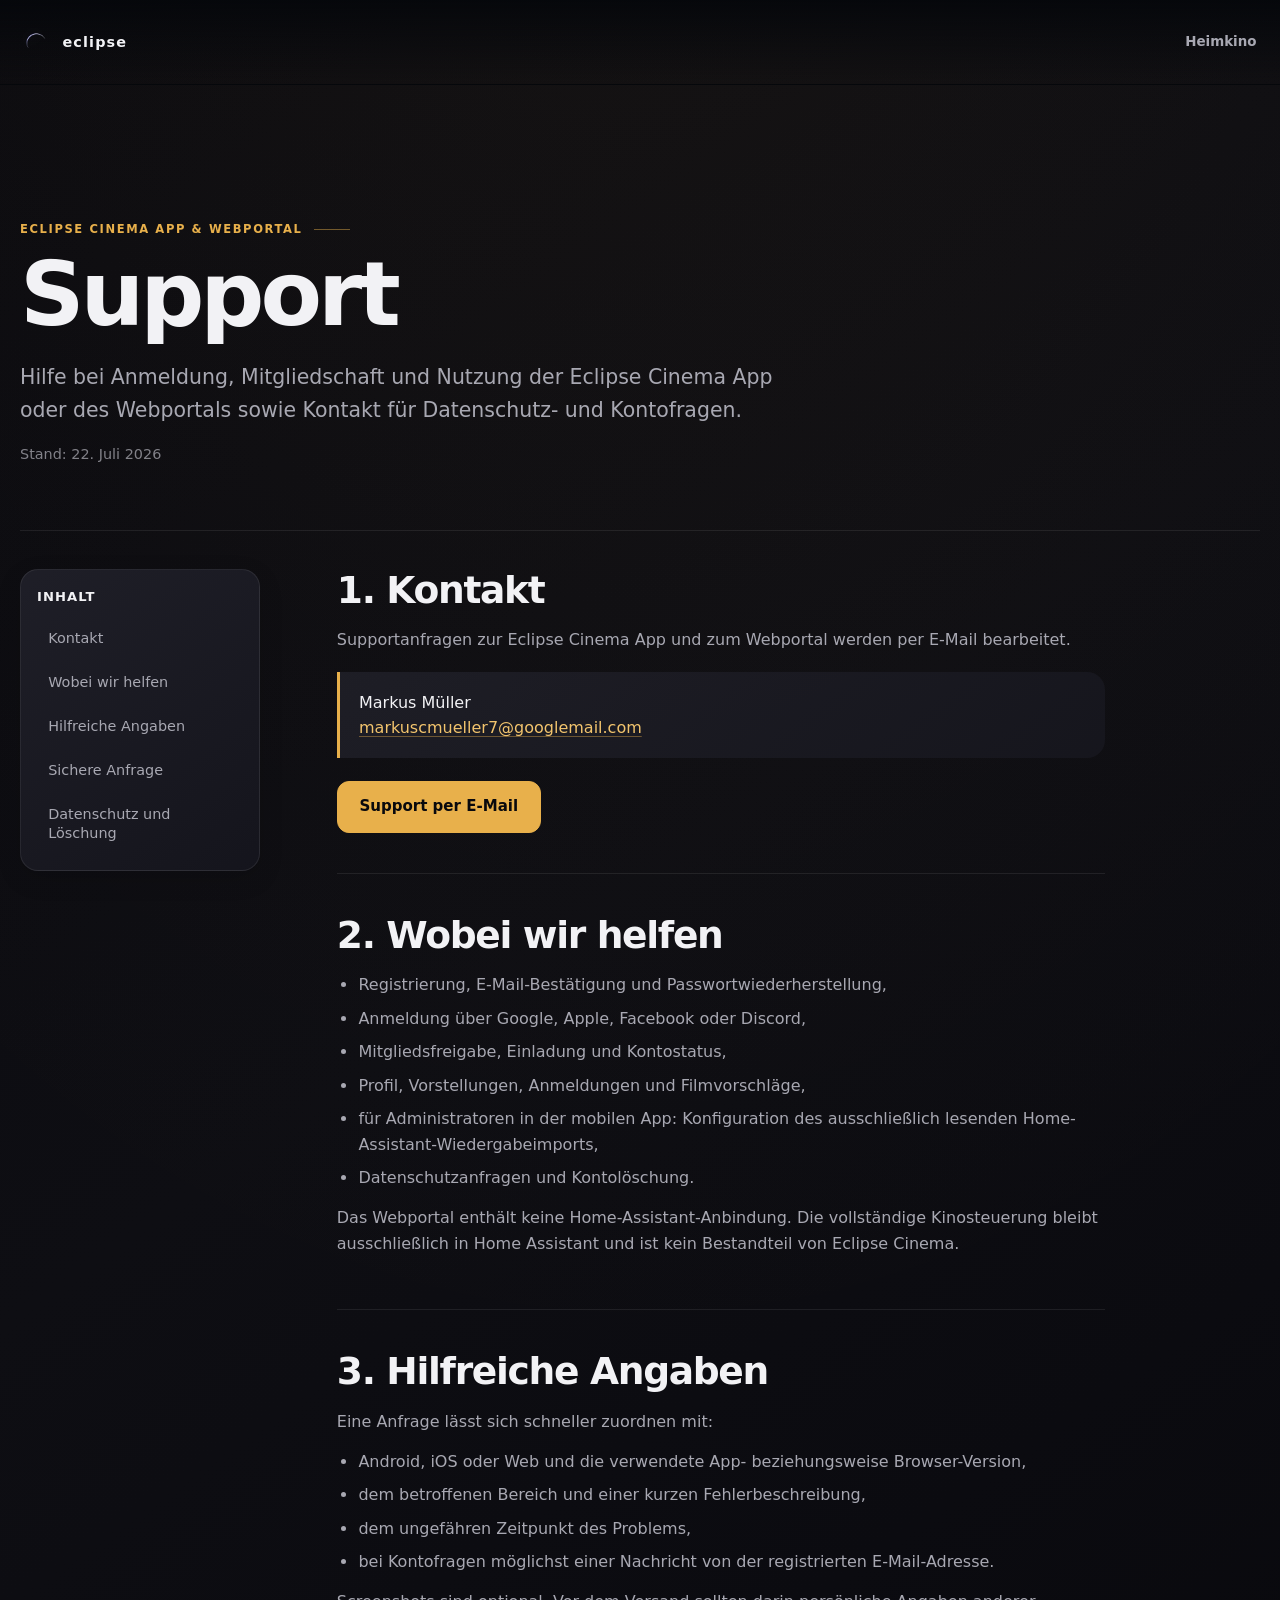
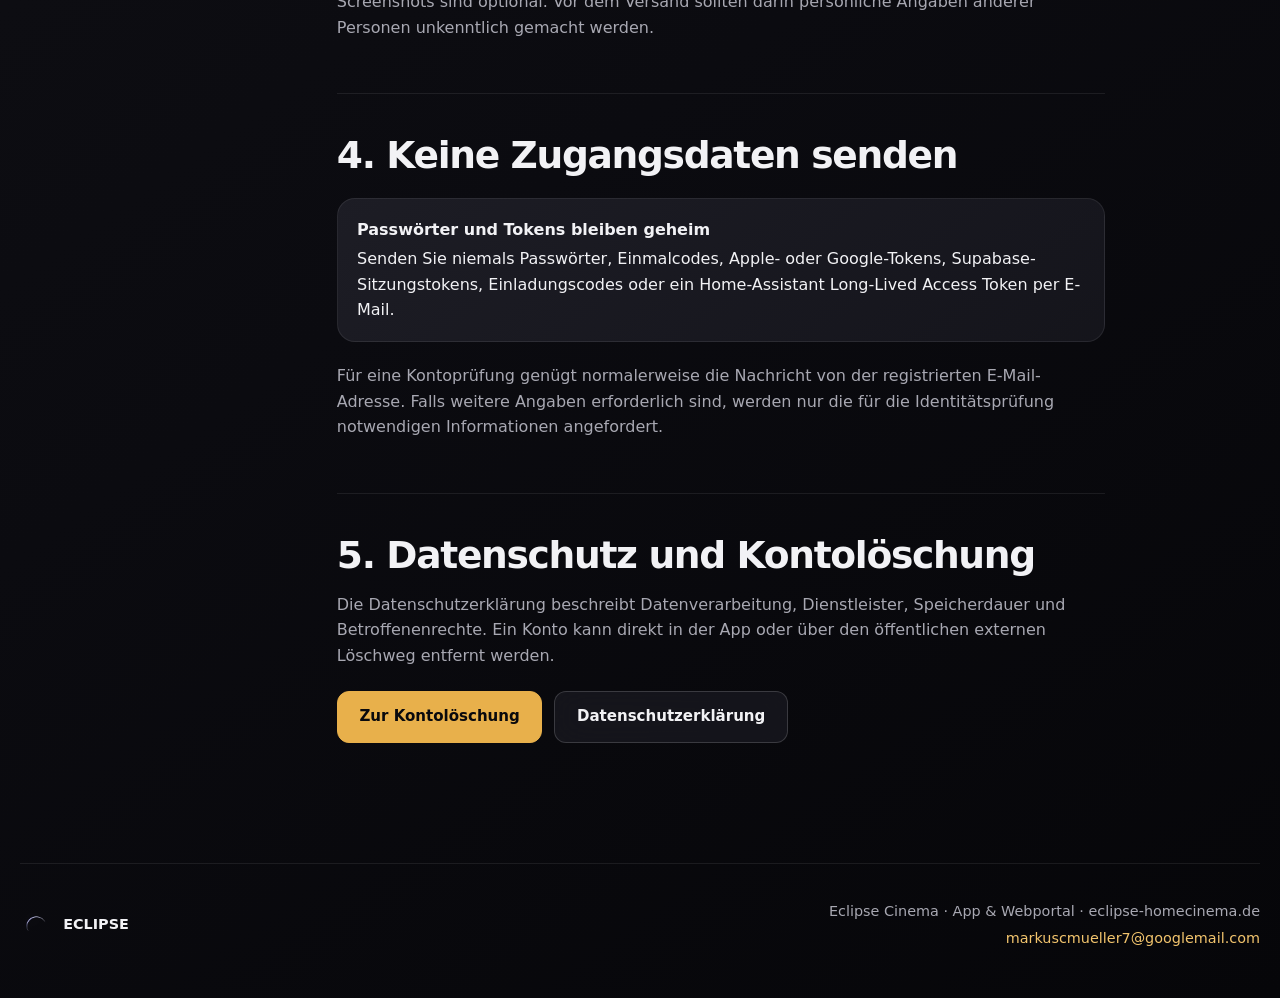
<file: app/support/index.html>
<!doctype html>
<html lang="de">
  <head>
    <meta charset="utf-8" />
    <meta name="viewport" content="width=device-width, initial-scale=1" />
    <meta
      http-equiv="Content-Security-Policy"
      content="default-src 'self'; base-uri 'self'; object-src 'none'; form-action 'self'; frame-src 'none'; script-src 'self'; style-src 'self'; font-src 'self' data:; img-src 'self' data:; connect-src 'self'; worker-src 'self'; manifest-src 'self'"
    />
    <meta name="referrer" content="no-referrer" />
    <title>Support für Eclipse Cinema · eclipse homecinema</title>
    <meta
      name="description"
      content="Support und Kontakt für die Eclipse Cinema App und das Webportal."
    />
    <meta name="robots" content="noindex, nofollow, noarchive" />
    <meta name="theme-color" content="#05070b" />
    <link rel="canonical" href="https://eclipse-homecinema.de/app/support/" />
    <link rel="icon" type="image/png" sizes="32x32" href="../../assets/used/eclipse-favicon-32.png" />
    <link rel="apple-touch-icon" sizes="192x192" href="../../assets/used/eclipse-favicon-192.png" />
    <link rel="manifest" href="../../site.webmanifest" />
    <link rel="stylesheet" href="../../styles.css?v=779571dfd7f3" />
    <link rel="stylesheet" href="../app-pages.css?v=4980046acfa2" />
    <script src="../../script.js?v=51a83c8eff9d" defer></script>
  </head>
  <body>
    <a class="skip-link" href="#content">Zum Inhalt springen</a>
    <header class="site-header" aria-label="Hauptnavigation">
      <a class="header-brand" href="../../" aria-label="Zur eclipse Homepage">
        <span class="brand-mark" aria-hidden="true"></span>
        <span class="header-brand-text">eclipse</span>
      </a>
      <button
        type="button"
        class="nav-toggle"
        aria-label="Menü öffnen"
        aria-expanded="false"
        aria-controls="main-nav"
        data-nav-toggle
      >
        <span class="nav-toggle-box" aria-hidden="true">
          <span class="nav-toggle-bar"></span>
          <span class="nav-toggle-bar"></span>
          <span class="nav-toggle-bar"></span>
        </span>
      </button>
      <nav id="main-nav" class="main-nav" aria-label="App-Informationen" data-nav>
        <a href="../../">Heimkino</a>
      </nav>
      <div class="nav-backdrop" data-nav-backdrop aria-hidden="true"></div>
    </header>

    <main id="content" class="legal-page">
      <header class="legal-hero">
        <p class="legal-kicker">Eclipse Cinema App &amp; Webportal</p>
        <h1>Support</h1>
        <p class="legal-lead">
          Hilfe bei Anmeldung, Mitgliedschaft und Nutzung der Eclipse Cinema
          App oder des Webportals sowie Kontakt für Datenschutz- und Kontofragen.
        </p>
        <p class="legal-meta">Stand: 22. Juli 2026</p>
      </header>

      <div class="legal-layout">
        <nav class="legal-toc" aria-label="Inhalt der Supportseite">
          <strong>Inhalt</strong>
          <a href="#kontakt">Kontakt</a>
          <a href="#hilfe">Wobei wir helfen</a>
          <a href="#angaben">Hilfreiche Angaben</a>
          <a href="#sicherheit">Sichere Anfrage</a>
          <a href="#datenschutz">Datenschutz und Löschung</a>
        </nav>

        <article class="legal-content">
          <section class="legal-section" id="kontakt">
            <h2>1. Kontakt</h2>
            <p>
              Supportanfragen zur Eclipse Cinema App und zum Webportal werden
              per E-Mail bearbeitet.
            </p>
            <address class="legal-address">
              Markus Müller<br />
              <a href="mailto:markuscmueller7@googlemail.com">markuscmueller7@googlemail.com</a>
            </address>
            <div class="legal-actions">
              <a
                class="button primary"
                href="mailto:markuscmueller7@googlemail.com?subject=Eclipse%20Cinema%20-%20Supportanfrage&amp;body=Hallo%2C%0A%0Aich%20ben%C3%B6tige%20Hilfe%20mit%20Eclipse%20Cinema.%0A%0APlattform%20(Android%2FiOS%2FWeb)%3A%20%0AApp-%20oder%20Browser-Version%3A%20%0ABeschreibung%3A%20"
              >Support per E-Mail</a>
            </div>
          </section>

          <section class="legal-section" id="hilfe">
            <h2>2. Wobei wir helfen</h2>
            <ul>
              <li>Registrierung, E-Mail-Bestätigung und Passwortwiederherstellung,</li>
              <li>Anmeldung über Google, Apple, Facebook oder Discord,</li>
              <li>Mitgliedsfreigabe, Einladung und Kontostatus,</li>
              <li>Profil, Vorstellungen, Anmeldungen und Filmvorschläge,</li>
              <li>
                für Administratoren in der mobilen App: Konfiguration des
                ausschließlich lesenden Home-Assistant-Wiedergabeimports,
              </li>
              <li>Datenschutzanfragen und Kontolöschung.</li>
            </ul>
            <p>
              Das Webportal enthält keine Home-Assistant-Anbindung. Die
              vollständige Kinosteuerung bleibt ausschließlich in Home
              Assistant und ist kein Bestandteil von Eclipse Cinema.
            </p>
          </section>

          <section class="legal-section" id="angaben">
            <h2>3. Hilfreiche Angaben</h2>
            <p>Eine Anfrage lässt sich schneller zuordnen mit:</p>
            <ul>
              <li>Android, iOS oder Web und die verwendete App- beziehungsweise Browser-Version,</li>
              <li>dem betroffenen Bereich und einer kurzen Fehlerbeschreibung,</li>
              <li>dem ungefähren Zeitpunkt des Problems,</li>
              <li>
                bei Kontofragen möglichst einer Nachricht von der registrierten
                E-Mail-Adresse.
              </li>
            </ul>
            <p>
              Screenshots sind optional. Vor dem Versand sollten darin
              persönliche Angaben anderer Personen unkenntlich gemacht werden.
            </p>
          </section>

          <section class="legal-section" id="sicherheit">
            <h2>4. Keine Zugangsdaten senden</h2>
            <div class="legal-note">
              <strong>Passwörter und Tokens bleiben geheim</strong>
              Senden Sie niemals Passwörter, Einmalcodes, Apple- oder
              Google-Tokens, Supabase-Sitzungstokens, Einladungscodes oder ein
              Home-Assistant Long-Lived Access Token per E-Mail.
            </div>
            <p>
              Für eine Kontoprüfung genügt normalerweise die Nachricht von der
              registrierten E-Mail-Adresse. Falls weitere Angaben erforderlich
              sind, werden nur die für die Identitätsprüfung notwendigen
              Informationen angefordert.
            </p>
          </section>

          <section class="legal-section" id="datenschutz">
            <h2>5. Datenschutz und Kontolöschung</h2>
            <p>
              Die Datenschutzerklärung beschreibt Datenverarbeitung,
              Dienstleister, Speicherdauer und Betroffenenrechte. Ein Konto kann
              direkt in der App oder über den öffentlichen externen Löschweg
              entfernt werden.
            </p>
            <div class="legal-actions">
              <a class="button primary" href="../konto-loeschen/">Zur Kontolöschung</a>
              <a class="button secondary" href="../datenschutz/">Datenschutzerklärung</a>
            </div>
          </section>
        </article>
      </div>
    </main>

    <footer class="site-footer">
      <a class="brand" href="../../" aria-label="Zur eclipse Homepage">
        <span class="brand-mark" aria-hidden="true"></span>
        <span>eclipse</span>
      </a>
      <div>
        <p>Eclipse Cinema · App &amp; Webportal · eclipse-homecinema.de</p>
        <p><a href="mailto:markuscmueller7@googlemail.com">markuscmueller7@googlemail.com</a></p>
      </div>
    </footer>
  </body>
</html>
</file>
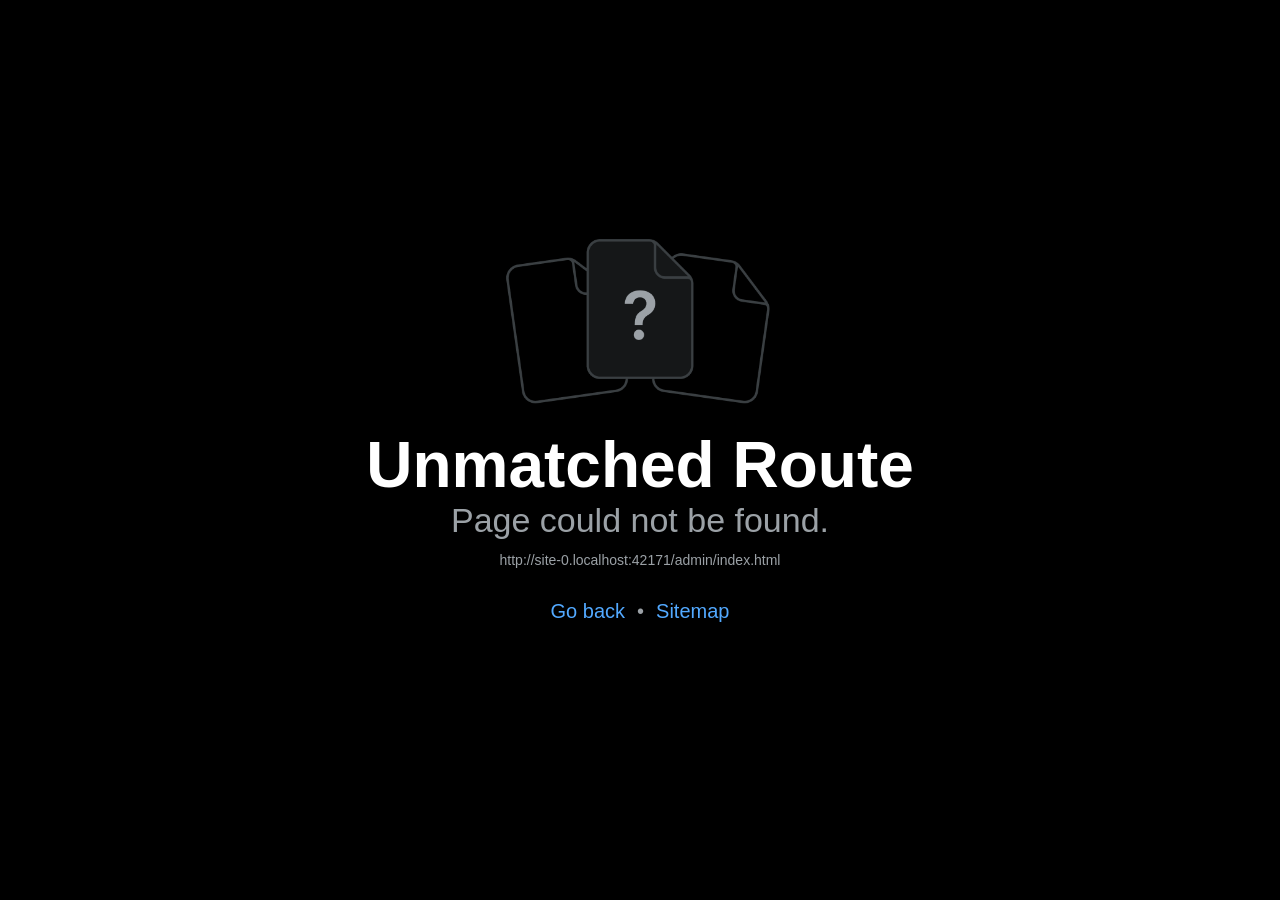
<file: portal/admin/index.html>
<!DOCTYPE html>
<html lang="de">
  <head>
    <meta charset="utf-8" />
    <!-- Keep this production policy synchronized with src/config/web-security.ts. -->
    <meta
      http-equiv="Content-Security-Policy"
      content="default-src 'self'; base-uri 'self'; object-src 'none'; form-action 'self'; frame-src 'none'; script-src 'self'; style-src 'self' 'unsafe-inline'; font-src 'self' data:; img-src 'self' data: blob: https:; media-src 'self' blob: https:; connect-src 'self' https: wss:; worker-src 'self' blob:; manifest-src 'self'"
    />
    <meta name="referrer" content="no-referrer" />
    <meta http-equiv="X-UA-Compatible" content="IE=edge" />
    <meta
      name="viewport"
      content="width=device-width, initial-scale=1, shrink-to-fit=no"
    />
    <meta name="robots" content="noindex, nofollow" />
    <meta name="theme-color" content="#05070b" />
    <meta
      name="description"
      content="Programm, Filmvorschläge und Mitgliederbereich für das private Eclipse Cinema."
    />
    <link rel="manifest" href="/portal/manifest.webmanifest" />
    <link rel="apple-touch-icon" href="/portal/icon.png" />
    <title>Eclipse Cinema Portal</title>
    <style id="expo-reset">
      html,
      body {
        height: 100%;
      }
      body {
        overflow: hidden;
      }
      #root {
        display: flex;
        height: 100%;
        flex: 1;
      }
    </style>
  <link rel="icon" href="/portal/favicon.ico"/></head>
  <body>
    <noscript>Für das Eclipse Cinema Portal muss JavaScript aktiviert sein.</noscript>
    <div id="root"></div>
  <script src="/portal/_expo/static/js/web/entry-955077e13ba06251efb8cfd1588ebb3c.js" defer></script>
</body>
</html>
</file>
<file: styles.css>
:root {
  color-scheme: dark;
  --bg: #05070b;
  --bg-soft: #0b1018;
  --surface: #121218;
  --surface-2: #191920;
  --surface-3: #202029;
  --text: #f2f2f5;
  --muted: #a8a8b2;
  --subtle: rgba(235, 235, 245, 0.52);
  --line: rgba(255, 255, 255, 0.08);
  --line-strong: rgba(255, 255, 255, 0.16);
  --accent: #e8b04b;
  --accent-light: #f2c46d;
  --accent-dark: #b98128;
  --cyan: #e8b04b;
  --blue: #6aa8ff;
  --magenta: #dd5e59;
  --amber: #f28c45;
  --green: #4caf50;
  --rose: #6aa8ff;
  --error: #dd5e59;
  --info: #6aa8ff;
  --success: #4caf50;
  --warning: #f28c45;
  --card-gradient: linear-gradient(145deg, rgba(31, 31, 40, 0.98), rgba(21, 21, 29, 0.98));
  --panel-gradient: linear-gradient(145deg, rgba(34, 34, 43, 0.78), rgba(24, 24, 32, 0.78));
  --control-bg: rgba(255, 255, 255, 0.045);
  --control-hover: rgba(255, 255, 255, 0.08);
  --shadow: 0 18px 50px rgba(0, 0, 0, 0.3);
  --panel-shadow: 0 8px 24px rgba(0, 0, 0, 0.14);
  --radius: 12px;
  --radius-panel: 18px;
  --radius-card: 24px;
  --max: 1280px;
  --header-height: 5.25rem;
  --header-safe-top: env(safe-area-inset-top, 0px);
}

* {
  box-sizing: border-box;
}

html {
  scroll-behavior: smooth;
  scroll-padding-top: calc(var(--header-height) + var(--header-safe-top));
}

body {
  margin: 0;
  overflow-x: hidden;
  background:
    radial-gradient(
      circle at 18% 8%,
      rgba(232, 176, 75, 0.16),
      transparent 26rem
    ),
    radial-gradient(
      circle at 86% 34%,
      rgba(232, 176, 75, 0.1),
      transparent 24rem
    ),
    linear-gradient(180deg, #0a0a0f 0, var(--bg) 42rem, #060609 100%);
  color: var(--text);
  font-family:
    Inter,
    ui-sans-serif,
    system-ui,
    -apple-system,
    BlinkMacSystemFont,
    "Segoe UI",
    sans-serif;
  font-size: 16px;
  line-height: 1.6;
  letter-spacing: 0;
}

img {
  display: block;
  max-width: 100%;
}

picture {
  display: block;
}

a {
  color: inherit;
  text-decoration: none;
}

button {
  font: inherit;
  letter-spacing: 0;
}

.skip-link {
  position: fixed;
  top: -3rem;
  left: 1rem;
  z-index: 100;
  padding: 0.6rem 1rem;
  border: 1px solid rgba(232, 176, 75, 0.7);
  border-radius: var(--radius);
  background: rgba(5, 7, 11, 0.92);
  color: var(--text);
  font-size: 0.88rem;
  font-weight: 720;
  transition: top 160ms ease;
}

.skip-link:focus,
.skip-link:focus-visible {
  top: 0.8rem;
  outline: none;
}

.sr-only {
  position: absolute;
  width: 1px;
  height: 1px;
  padding: 0;
  margin: -1px;
  overflow: hidden;
  clip: rect(0, 0, 0, 0);
  white-space: nowrap;
  border: 0;
}

.site-header {
  position: fixed;
  top: 0;
  left: 0;
  right: 0;
  z-index: 20;
  display: flex;
  align-items: center;
  justify-content: space-between;
  gap: 1.5rem;
  width: min(100% - 2rem, var(--max));
  min-height: calc(var(--header-height) + var(--header-safe-top));
  margin: 0 auto;
  padding: calc(0.95rem + var(--header-safe-top)) 0 0.9rem;
}

.header-brand {
  display: inline-flex;
  align-items: center;
  gap: 0.55rem;
  padding: 0.35rem 0.55rem 0.35rem 0;
  border-radius: 999px;
  color: rgba(242, 242, 245, 0.86);
  transition: color 160ms ease;
}

.header-brand .brand-mark {
  width: 1.9rem;
  height: 1.9rem;
  opacity: 0.85;
  filter: drop-shadow(0 0 7px rgba(247, 247, 255, 0.2));
  transition: opacity 160ms ease, transform 160ms ease;
}

.header-brand-text {
  font-size: 0.92rem;
  font-weight: 760;
  letter-spacing: 0.06em;
  text-transform: lowercase;
}

.header-brand:hover,
.header-brand:focus-visible {
  color: var(--text);
  outline: none;
}

.header-brand:hover .brand-mark,
.header-brand:focus-visible .brand-mark {
  opacity: 1;
  transform: scale(1.06);
}

.header-brand:focus-visible {
  outline: 2px solid rgba(232, 176, 75, 0.6);
  outline-offset: 4px;
}

.site-header::before {
  position: fixed;
  inset: 0 0 auto;
  z-index: -1;
  height: calc(var(--header-height) + var(--header-safe-top));
  content: "";
  background: linear-gradient(180deg, rgba(5, 7, 11, 0.9), rgba(5, 7, 11, 0));
  pointer-events: none;
  transition:
    background 220ms ease,
    backdrop-filter 220ms ease,
    border-color 220ms ease;
  border-bottom: 1px solid transparent;
}

.site-header.is-scrolled::before {
  background: rgba(5, 7, 11, 0.72);
  backdrop-filter: blur(14px);
  -webkit-backdrop-filter: blur(14px);
  border-bottom-color: var(--line);
}

.brand {
  display: inline-flex;
  align-items: center;
  gap: 0.7rem;
  min-width: max-content;
  font-size: 0.94rem;
  font-weight: 760;
  text-transform: uppercase;
}

.brand-mark {
  width: 2rem;
  height: 2rem;
  background: url("assets/used/eclipse-favicon-192.png") center/contain no-repeat;
  filter: drop-shadow(0 0 8px rgba(247, 247, 255, 0.18));
}

.main-nav {
  display: flex;
  align-items: center;
  justify-content: flex-end;
  gap: 1.6rem;
  color: rgba(242, 242, 245, 0.78);
  font-size: 0.88rem;
  font-weight: 680;
}

.main-nav a {
  padding: 0.3rem 0;
  border-bottom: 1px solid transparent;
}

.main-nav a:hover,
.main-nav a:focus-visible,
.main-nav a.is-active {
  color: var(--text);
  border-bottom-color: var(--cyan);
  outline: none;
}

.nav-toggle {
  display: none;
  position: relative;
  width: 2.6rem;
  height: 2.6rem;
  padding: 0;
  border: 1px solid var(--line-strong);
  border-radius: 999px;
  background: rgba(18, 18, 24, 0.55);
  color: var(--text);
  cursor: pointer;
  transition:
    background 180ms ease,
    border-color 180ms ease,
    transform 180ms ease;
}

.nav-toggle:hover,
.nav-toggle:focus-visible {
  background: rgba(232, 176, 75, 0.14);
  border-color: rgba(232, 176, 75, 0.55);
  outline: none;
}

.nav-toggle:focus-visible {
  outline: 2px solid rgba(232, 176, 75, 0.6);
  outline-offset: 3px;
}

.nav-toggle-box {
  position: absolute;
  inset: 0;
  display: flex;
  flex-direction: column;
  align-items: center;
  justify-content: center;
  gap: 5px;
}

.nav-toggle-bar {
  display: block;
  width: 1.15rem;
  height: 1.6px;
  background: currentColor;
  border-radius: 999px;
  transition:
    transform 220ms cubic-bezier(0.2, 0.7, 0.2, 1),
    opacity 160ms ease,
    width 220ms ease;
}

.nav-toggle[aria-expanded="true"] .nav-toggle-bar:nth-child(1) {
  transform: translateY(6.6px) rotate(45deg);
}

.nav-toggle[aria-expanded="true"] .nav-toggle-bar:nth-child(2) {
  opacity: 0;
  transform: scaleX(0.3);
}

.nav-toggle[aria-expanded="true"] .nav-toggle-bar:nth-child(3) {
  transform: translateY(-6.6px) rotate(-45deg);
}

.nav-backdrop {
  display: none;
}

.hero {
  position: relative;
  display: grid;
  min-height: 92svh;
  overflow: hidden;
  isolation: isolate;
}

.hero-image,
.hero-shade {
  position: absolute;
  inset: 0;
  width: 100%;
  height: 100%;
}

.hero-image {
  z-index: -3;
}

.hero-image img {
  width: 100%;
  height: 100%;
  object-fit: cover;
  object-position: center;
}

.hero-shade {
  z-index: -2;
  background:
    linear-gradient(
      90deg,
      rgba(5, 7, 11, 0.94) 0%,
      rgba(5, 7, 11, 0.66) 35%,
      rgba(5, 7, 11, 0.1) 78%
    ),
    linear-gradient(
      180deg,
      rgba(5, 7, 11, 0.2) 0%,
      rgba(5, 7, 11, 0.24) 58%,
      var(--bg) 100%
    );
}

.hero-content {
  align-self: end;
  width: min(100% - 2rem, var(--max));
  margin: 0 auto;
  padding: 7.6rem 0 6.8rem;
}

.hero-logo-heading {
  width: clamp(13.5rem, 24vw, 20rem);
  max-width: 100%;
  margin: 0.1rem 0 0;
  line-height: 0;
}

.hero-logo-heading img {
  width: 100%;
  height: auto;
  opacity: 0.9;
  filter: drop-shadow(0 0 8px rgba(232, 176, 75, 0.22));
}

.hero-content > p {
  max-width: 43rem;
  margin: 1.2rem 0 0;
  color: rgba(242, 242, 245, 0.88);
  font-size: 1.28rem;
  line-height: 1.5;
}

.hero-actions {
  display: flex;
  flex-wrap: wrap;
  gap: 0.8rem;
  margin-top: 2rem;
}

.button {
  display: inline-flex;
  align-items: center;
  justify-content: center;
  min-height: 3rem;
  padding: 0.8rem 1.18rem;
  border: 1px solid var(--line-strong);
  border-radius: var(--radius);
  background: transparent;
  color: var(--text);
  font-size: 0.93rem;
  font-weight: 760;
  line-height: 1;
  transition:
    transform 160ms ease,
    border-color 160ms ease,
    background 160ms ease,
    box-shadow 200ms ease;
}

.button:hover,
.button:focus-visible {
  transform: translateY(-1px);
  outline: none;
}

.button.primary {
  border-color: rgba(232, 176, 75, 0.62);
  background: linear-gradient(
    135deg,
    rgba(247, 248, 255, 0.98),
    rgba(232, 176, 75, 0.94) 52%,
    rgba(232, 176, 75, 0.88)
  );
  color: #05070b;
}

.button.primary:hover,
.button.primary:focus-visible {
  border-color: rgba(247, 248, 255, 0.88);
  box-shadow: 0 0 0 1px rgba(232, 176, 75, 0.34),
    0 10px 36px rgba(232, 176, 75, 0.28);
}

.button.secondary,
.button.text-link {
  background: rgba(5, 7, 11, 0.46);
  backdrop-filter: blur(16px);
}

.button.secondary:hover,
.button.secondary:focus-visible {
  border-color: rgba(232, 176, 75, 0.42);
  background: rgba(232, 176, 75, 0.08);
}

.button.text-link {
  width: fit-content;
  margin-top: 1.2rem;
}

.facts {
  position: relative;
  z-index: 3;
  width: min(100% - 2rem, var(--max));
  margin: -2.25rem auto 0;
}

.facts dl {
  display: grid;
  grid-template-columns: repeat(4, minmax(0, 1fr));
  gap: 0;
  margin: 0;
  overflow: hidden;
  border: 1px solid var(--line);
  border-radius: var(--radius);
  background: rgba(25, 25, 32, 0.84);
  box-shadow: var(--shadow);
  backdrop-filter: blur(18px);
}

.facts div {
  min-width: 0;
  padding: 1.35rem;
  border-right: 1px solid var(--line);
}

.facts div:last-child {
  border-right: 0;
}

.facts dt {
  color: var(--subtle);
  font-size: 0.74rem;
  font-weight: 780;
  text-transform: uppercase;
}

.facts dd {
  margin: 0.2rem 0 0;
}

.facts-value {
  display: block;
  color: var(--text);
  font-size: 2rem;
  font-weight: 800;
  line-height: 1;
}

.facts-note {
  display: block;
  margin-top: 0.5rem;
  color: var(--muted);
  font-size: 0.88rem;
  line-height: 1.35;
}

.section {
  width: min(100% - 2rem, var(--max));
  margin: 0 auto;
  padding: 5rem 0;
}

.acoustic-section {
  display: grid;
  grid-template-columns: minmax(0, 0.95fr) minmax(0, 1.05fr);
  gap: 4.5rem;
  align-items: center;
}

.acoustic-media {
  display: grid;
  gap: 1.4rem;
  align-content: center;
}

.acoustic-section {
  grid-template-columns: minmax(0, 1.05fr) minmax(0, 0.95fr);
  border-top: 1px solid var(--line);
}

.section-copy {
  max-width: 40rem;
}

.section-label {
  margin: 0 0 0.95rem;
  color: var(--cyan);
  font-size: 0.78rem;
  font-weight: 820;
  text-transform: uppercase;
}

h2 {
  margin: 0;
  font-size: 4rem;
  font-weight: 790;
  line-height: 0.98;
  text-wrap: balance;
}

h3,
p {
  overflow-wrap: break-word;
}

.section-copy > p:not(.section-label),
.section-heading > p:not(.section-label) {
  margin: 1.35rem 0 0;
  color: var(--muted);
  font-size: 1.04rem;
}

.feature-media {
  margin: 0;
}

.feature-media img {
  width: 100%;
  aspect-ratio: 16 / 9;
  object-fit: cover;
  border: 1px solid var(--line);
  border-radius: var(--radius);
  box-shadow: var(--shadow);
}

figcaption {
  margin-top: 0.7rem;
  color: var(--subtle);
  font-size: 0.82rem;
}

.section-heading {
  max-width: 54rem;
  margin-bottom: 2.8rem;
}

.section-heading.compact {
  margin-bottom: 2rem;
}

.explorer-section {
  padding-top: 4rem;
}

.room-tour {
  overflow: hidden;
  border: 1px solid var(--line);
  border-radius: var(--radius);
  background:
    radial-gradient(
      circle at 78% 14%,
      rgba(232, 176, 75, 0.08),
      transparent 22rem
    ),
    linear-gradient(180deg, rgba(255, 255, 255, 0.03), rgba(255, 255, 255, 0)),
    var(--surface);
  box-shadow: var(--shadow);
}

.tour-controls {
  display: flex;
  flex-wrap: wrap;
  gap: 1rem;
  align-items: center;
  justify-content: space-between;
  padding: 1rem 1.1rem;
  border-bottom: 1px solid var(--line);
}

.tour-views {
  display: inline-flex;
  flex-wrap: wrap;
  gap: 0.3rem;
  padding: 0.25rem;
  border: 1px solid var(--line);
  border-radius: 14px;
  background: rgba(5, 7, 11, 0.4);
}

.tour-views button {
  display: inline-flex;
  align-items: center;
  gap: 0.45rem;
  min-height: 2.2rem;
  padding: 0.4rem 0.9rem;
  border: none;
  border-radius: 999px;
  background: transparent;
  color: var(--muted);
  font-size: 0.85rem;
  font-weight: 720;
  letter-spacing: 0.01em;
  cursor: pointer;
  transition:
    color 160ms ease,
    background 160ms ease;
}

.tour-views button.is-active {
  background: rgba(232, 176, 75, 0.16);
  color: var(--text);
}

.tour-views button:focus-visible {
  outline: 2px solid rgba(232, 176, 75, 0.6);
  outline-offset: 2px;
}

.tour-layers {
  display: flex;
  flex-wrap: wrap;
  gap: 0.4rem;
}

.tour-layers button {
  display: inline-flex;
  align-items: center;
  gap: 0.45rem;
  min-height: 2.2rem;
  padding: 0.35rem 0.78rem;
  border: 1px solid var(--line);
  border-radius: 999px;
  background: rgba(255, 255, 255, 0.03);
  color: var(--muted);
  font-size: 0.82rem;
  font-weight: 700;
  cursor: pointer;
  transition:
    border-color 160ms ease,
    background 160ms ease,
    color 160ms ease,
    opacity 160ms ease;
}

.tour-layers button[aria-pressed="true"] {
  border-color: rgba(232, 176, 75, 0.42);
  background: rgba(232, 176, 75, 0.1);
  color: var(--text);
}

.tour-layers button[aria-pressed="false"] {
  opacity: 0.55;
  text-decoration: line-through;
  text-decoration-color: rgba(242, 242, 245, 0.4);
}

.tour-layers button:focus-visible {
  outline: 2px solid rgba(232, 176, 75, 0.6);
  outline-offset: 2px;
}

.dot {
  display: inline-block;
  width: 0.55rem;
  height: 0.55rem;
  border-radius: 50%;
  background: var(--muted);
}

.dot-seats {
  background: var(--rose);
}

.dot-speakers {
  background: var(--cyan);
}

.dot-bass {
  background: linear-gradient(135deg, #e8b04b, #b98128);
}

.dot-acoustics {
  background: var(--green);
}

.tour-stage {
  display: grid;
  grid-template-columns: minmax(0, 1.2fr) minmax(16rem, 0.8fr);
  gap: 1px;
  background: var(--line);
}

.tour-canvas {
  position: relative;
  display: grid;
  place-items: start center;
  padding: 1.6rem;
  background:
    linear-gradient(
      180deg,
      rgba(232, 176, 75, 0.04) 0,
      transparent 30%,
      transparent 70%,
      rgba(242, 140, 69, 0.03) 100%
    ),
    radial-gradient(
      circle at 50% 40%,
      rgba(232, 176, 75, 0.06),
      transparent 18rem
    ),
    rgba(5, 7, 11, 0.62);
}

.tour-defs {
  position: absolute;
  width: 0;
  height: 0;
  pointer-events: none;
}

.plan {
  display: none;
  width: 100%;
  max-width: 30rem;
  height: auto;
  overflow: visible;
  font-family: inherit;
}

.plan.is-visible {
  display: block;
}

.plan-front.is-visible {
  max-width: 36rem;
}

.plan-rear.is-visible {
  max-width: 36rem;
}

.plan-side.is-visible {
  max-width: 40rem;
}

.plan-ceiling.is-visible {
  max-width: 30rem;
}

.plan-base .wall-concrete {
  fill: rgba(255, 255, 255, 0.012);
  stroke: rgba(255, 255, 255, 0.22);
  stroke-width: 1.4;
}

.plan-base .wall-stud {
  fill: rgba(232, 176, 75, 0.05);
  stroke: none;
}

.plan-base .wall-interior {
  fill: none;
  stroke: rgba(255, 255, 255, 0.14);
  stroke-width: 0.6;
  stroke-dasharray: 4 5;
}

.plan-base .axis {
  stroke: rgba(232, 176, 75, 0.22);
  stroke-width: 0.6;
  stroke-dasharray: 3 5;
}

.plan-base .floor-line {
  stroke: rgba(255, 255, 255, 0.32);
  stroke-width: 1.2;
}

.plan-layer {
  transition: opacity 220ms ease;
}

.plan-layer.is-off {
  opacity: 0.1;
  pointer-events: none;
}

.hit {
  cursor: pointer;
  transition: filter 160ms ease;
}

.hit:focus {
  outline: none;
}

.hit:focus-visible .hit-shape,
.hit:focus-visible .speaker-floor,
.hit:focus-visible .speaker-ceiling,
.hit:focus-visible .speaker-tall,
.hit:focus-visible .sub {
  stroke: var(--cyan);
  stroke-width: 1.6;
  filter: drop-shadow(0 0 6px rgba(232, 176, 75, 0.6));
}

.hit:hover .hit-shape,
.hit:hover .speaker-floor,
.hit:hover .speaker-ceiling,
.hit:hover .speaker-tall,
.hit:hover .sub {
  filter: brightness(1.2) drop-shadow(0 0 5px rgba(232, 176, 75, 0.4));
}

.hit.is-active .hit-shape,
.hit.is-active .speaker-floor,
.hit.is-active .speaker-ceiling,
.hit.is-active .speaker-tall,
.hit.is-active .sub {
  stroke: var(--cyan);
  stroke-width: 2;
  filter: drop-shadow(0 0 10px rgba(232, 176, 75, 0.7));
}

.screen-line {
  fill: rgba(242, 242, 245, 0.88);
  stroke: rgba(232, 176, 75, 0.7);
  stroke-width: 0.7;
}

.screen-front {
  fill: rgba(242, 242, 245, 0.05);
  stroke: rgba(242, 242, 245, 0.7);
  stroke-width: 1.2;
}

.podium {
  fill: rgba(242, 140, 69, 0.08);
  stroke: rgba(242, 140, 69, 0.55);
  stroke-width: 1;
  stroke-dasharray: 4 4;
}

.seat-row1 {
  fill: rgba(106, 168, 255, 0.85);
  stroke: rgba(255, 255, 255, 0.32);
  stroke-width: 0.8;
}

.seat-row2 {
  fill: rgba(242, 140, 69, 0.7);
  stroke: rgba(255, 255, 255, 0.3);
  stroke-width: 0.8;
}

.speaker-floor {
  fill: rgba(232, 176, 75, 0.85);
  stroke: rgba(9, 9, 13, 0.6);
  stroke-width: 0.6;
}

.speaker-tall {
  fill: rgba(232, 176, 75, 0.78);
  stroke: rgba(9, 9, 13, 0.7);
  stroke-width: 0.8;
}

.speaker-ceiling {
  fill: rgba(76, 175, 80, 0.7);
  stroke: rgba(76, 175, 80, 0.95);
  stroke-width: 1.2;
  stroke-dasharray: 2.5 2;
}

.speaker-vog {
  fill: rgba(76, 175, 80, 0.95);
  stroke-dasharray: none;
  stroke-width: 1.6;
}

.sub {
  fill: url(#sub-grad);
  stroke: rgba(232, 176, 75, 0.42);
  stroke-width: 0.8;
}

.sub-cabinet {
  fill: rgba(5, 7, 11, 0.78);
  stroke: rgba(242, 242, 245, 0.42);
  stroke-width: 0.9;
  shape-rendering: crispEdges;
}

.acoustic-block {
  fill: rgba(76, 175, 80, 0.42);
  stroke: rgba(76, 175, 80, 0.65);
  stroke-width: 0.6;
}

.acoustic-outline {
  stroke: rgba(76, 175, 80, 0.55);
  stroke-width: 0.6;
  stroke-dasharray: 3 3;
}

.acoustic-heater {
  stroke: rgba(242, 140, 69, 0.55);
  stroke-width: 0.7;
}

.front-insulation {
  fill: rgba(106, 168, 255, 0.42);
  stroke: rgba(106, 168, 255, 0.66);
  stroke-width: 0.7;
  shape-rendering: crispEdges;
}

.rear-absorber {
  fill: rgba(106, 168, 255, 0.34);
  stroke: rgba(106, 168, 255, 0.62);
  stroke-width: 0.7;
}

.projector-port {
  fill: rgba(242, 242, 245, 0.06);
  stroke: rgba(242, 242, 245, 0.48);
  stroke-width: 0.9;
}

.port-hole {
  fill: rgba(5, 7, 11, 0.82);
  stroke: rgba(232, 176, 75, 0.48);
  stroke-width: 0.8;
  pointer-events: none;
}

.heater-slot {
  stroke: rgba(242, 140, 69, 0.6);
  stroke-width: 1.5;
  stroke-linecap: round;
  pointer-events: none;
}

.door {
  fill: rgba(255, 255, 255, 0.04);
  stroke: rgba(242, 242, 245, 0.55);
  stroke-width: 1;
}

.door-frame {
  stroke: rgba(242, 242, 245, 0.4);
  stroke-width: 0.8;
  stroke-dasharray: 2 3;
  pointer-events: none;
}

.door-handle {
  fill: rgba(242, 242, 245, 0.7);
  pointer-events: none;
}

.speaker-ceiling-up {
  fill: rgba(76, 175, 80, 0.85);
  stroke: rgba(242, 242, 245, 0.4);
}

.grid-fine {
  stroke: rgba(76, 175, 80, 0.42);
  stroke-width: 0.5;
  pointer-events: none;
}

.dim line {
  stroke: rgba(242, 242, 245, 0.32);
  stroke-width: 0.6;
}

.dim text {
  fill: var(--subtle);
  font-size: 11px;
  font-weight: 700;
}

.plan-text-label {
  fill: rgba(242, 242, 245, 0.62);
  font-size: 10px;
  font-weight: 760;
  letter-spacing: 0.08em;
  text-transform: uppercase;
}

.plan-small-label {
  fill: rgba(242, 242, 245, 0.78);
  font-size: 11px;
  font-weight: 780;
  letter-spacing: 0;
  pointer-events: none;
}

.tour-info {
  position: relative;
  display: flex;
  flex-direction: column;
  gap: 0.85rem;
  min-height: 30rem;
  padding: 1.8rem 1.7rem;
  background: rgba(5, 7, 11, 0.5);
}

.tour-info-close {
  position: absolute;
  top: 0.85rem;
  right: 0.85rem;
  display: none;
  width: 2.2rem;
  height: 2.2rem;
  align-items: center;
  justify-content: center;
  border: 1px solid var(--line-strong);
  border-radius: 999px;
  background: rgba(5, 7, 11, 0.7);
  color: var(--text);
  font-size: 1.2rem;
  line-height: 1;
  cursor: pointer;
  z-index: 2;
  transition: border-color 160ms ease, background 160ms ease;
}

.tour-info-close:hover,
.tour-info-close:focus-visible {
  border-color: var(--cyan);
  background: rgba(232, 176, 75, 0.12);
  outline: none;
}

.info-kicker {
  color: var(--amber);
  font-size: 0.74rem;
  font-weight: 820;
  text-transform: uppercase;
  letter-spacing: 0.08em;
}

.info-title {
  margin: 0;
  font-size: 1.55rem;
  font-weight: 760;
  line-height: 1.15;
}

.info-text {
  margin: 0;
  color: var(--muted);
  font-size: 0.96rem;
}

.info-specs {
  display: grid;
  grid-template-columns: max-content 1fr;
  column-gap: 1.1rem;
  row-gap: 0.45rem;
  margin: 0;
  padding: 0.85rem 0 0;
  border-top: 1px solid var(--line);
}

.info-specs:empty {
  display: none;
}

.info-specs dt {
  color: var(--subtle);
  font-size: 0.78rem;
  font-weight: 700;
  text-transform: uppercase;
  letter-spacing: 0.05em;
}

.info-specs dd {
  margin: 0;
  color: rgba(242, 242, 245, 0.88);
  font-size: 0.92rem;
}

.info-hint {
  margin: auto 0 0;
  padding-top: 0.85rem;
  border-top: 1px solid var(--line);
  color: var(--subtle);
  font-size: 0.78rem;
}

.info-hint strong {
  color: var(--text);
  font-weight: 720;
}

.component-card {
  overflow: hidden;
  border: 1px solid var(--line);
  border-radius: var(--radius);
  background:
    linear-gradient(180deg, rgba(255, 255, 255, 0.035), rgba(255, 255, 255, 0)),
    var(--surface);
}

.detail-list h3,
.component-card h3 {
  margin: 0;
  line-height: 1.2;
}

.detail-list p,
.component-card p {
  margin: 0.62rem 0 0;
  color: var(--muted);
  font-size: 0.95rem;
}

.catalog-section {
  border-top: 1px solid var(--line);
}

.catalog-shell {
  overflow: hidden;
  border: 1px solid var(--line);
  border-radius: var(--radius);
  background:
    radial-gradient(
      circle at 88% 10%,
      rgba(242, 140, 69, 0.1),
      transparent 18rem
    ),
    linear-gradient(180deg, rgba(255, 255, 255, 0.035), rgba(255, 255, 255, 0)),
    var(--surface);
  box-shadow: var(--shadow);
}

.catalog-toolbar {
  display: grid;
  grid-template-columns: minmax(15rem, 1fr) auto minmax(11rem, auto);
  gap: 0.75rem;
  align-items: center;
  padding: 1rem 1.1rem;
  border-bottom: 1px solid var(--line);
}

.catalog-search {
  position: relative;
}

.catalog-search input,
.catalog-select select {
  width: 100%;
  min-height: 2.55rem;
  border: 1px solid var(--line);
  border-radius: var(--radius);
  background: rgba(5, 7, 11, 0.46);
  color: var(--text);
  font: inherit;
  font-size: 0.9rem;
}

.catalog-search input {
  padding: 0.65rem 2.55rem 0.65rem 2.45rem;
}

.catalog-search input::placeholder {
  color: var(--subtle);
}

.catalog-search input:focus,
.catalog-select select:focus {
  border-color: rgba(232, 176, 75, 0.66);
  outline: none;
  box-shadow: 0 0 0 2px rgba(232, 176, 75, 0.14);
}

.catalog-search input[type="search"]::-webkit-search-cancel-button,
.catalog-search input[type="search"]::-webkit-search-decoration {
  -webkit-appearance: none;
  appearance: none;
}

.catalog-search-icon {
  position: absolute;
  top: 50%;
  left: 0.85rem;
  width: 1.05rem;
  height: 1.05rem;
  color: var(--subtle);
  pointer-events: none;
  transform: translateY(-50%);
  transition: color 160ms ease;
}

.catalog-search input:focus ~ .catalog-search-icon,
.catalog-search:focus-within .catalog-search-icon {
  color: var(--cyan);
}

.catalog-search-clear {
  position: absolute;
  top: 50%;
  right: 0.45rem;
  display: inline-grid;
  place-items: center;
  width: 1.95rem;
  height: 1.95rem;
  padding: 0;
  border: 0;
  border-radius: 50%;
  background: rgba(255, 255, 255, 0.05);
  color: var(--muted);
  font-size: 1.1rem;
  line-height: 1;
  cursor: pointer;
  transform: translateY(-50%);
  transition: background 160ms ease, color 160ms ease;
}

.catalog-search-clear[hidden] {
  display: none;
}

.catalog-search-clear:hover,
.catalog-search-clear:focus-visible {
  background: rgba(232, 176, 75, 0.16);
  color: var(--text);
  outline: none;
}

.catalog-filters {
  display: inline-flex;
  gap: 0.35rem;
  padding: 0.25rem;
  border: 1px solid var(--line);
  border-radius: 999px;
  background: rgba(5, 7, 11, 0.34);
}

.catalog-filters button {
  min-height: 2.05rem;
  padding: 0.35rem 0.78rem;
  border: 0;
  border-radius: 999px;
  background: transparent;
  color: var(--muted);
  font-size: 0.84rem;
  font-weight: 720;
  cursor: pointer;
  transition:
    background 160ms ease,
    color 160ms ease;
}

.catalog-filters button.is-active {
  background: rgba(232, 176, 75, 0.16);
  color: var(--text);
}

.catalog-filters button:focus-visible {
  outline: 2px solid rgba(232, 176, 75, 0.6);
  outline-offset: 2px;
}

.catalog-filter-count {
  margin-left: 0.3rem;
  color: var(--subtle);
  font-size: 0.78rem;
  font-weight: 720;
  font-variant-numeric: tabular-nums;
  transition: color 160ms ease;
}

.catalog-filters button.is-active .catalog-filter-count {
  color: rgba(242, 242, 245, 0.7);
}

.catalog-select {
  display: grid;
  gap: 0.32rem;
  color: var(--subtle);
  font-size: 0.76rem;
  font-weight: 720;
}

.catalog-select select {
  padding: 0.55rem 2.1rem 0.55rem 0.75rem;
}

.catalog-meta {
  display: flex;
  flex-wrap: wrap;
  justify-content: space-between;
  gap: 0.65rem 1rem;
  padding: 0.8rem 1.1rem;
  border-bottom: 1px solid var(--line);
  color: var(--subtle);
  font-size: 0.82rem;
}

.catalog-meta p {
  margin: 0;
}

.catalog-list {
  display: grid;
  grid-auto-rows: 7rem;
}

.catalog-skeleton-item {
  position: relative;
  display: grid;
  grid-template-columns: minmax(0, 1fr) auto;
  gap: 1rem;
  align-items: center;
  height: 7rem;
  padding: 1rem 1.1rem;
  border-bottom: 1px solid var(--line);
  background: rgba(255, 255, 255, 0.012);
  overflow: hidden;
}

.catalog-skeleton-item::before,
.catalog-skeleton-item::after {
  content: "";
  display: block;
  border-radius: var(--radius);
  background:
    linear-gradient(
      90deg,
      rgba(255, 255, 255, 0.035) 0%,
      rgba(232, 176, 75, 0.09) 50%,
      rgba(255, 255, 255, 0.035) 100%
    );
  background-size: 200% 100%;
  animation: catalog-skeleton-shimmer 1.5s ease-in-out infinite;
}

.catalog-skeleton-item::before {
  width: 65%;
  height: 1.25rem;
}

.catalog-skeleton-item::after {
  width: 9.5rem;
  height: 1.72rem;
  border-radius: 999px;
  justify-self: end;
}

@keyframes catalog-skeleton-shimmer {
  0% { background-position: 100% 0; }
  100% { background-position: -100% 0; }
}

.catalog-item {
  display: grid;
  grid-template-columns: minmax(0, 1fr) minmax(15rem, auto);
  grid-template-areas: "main tags";
  gap: 1rem;
  align-items: center;
  min-width: 0;
  height: 7rem;
  min-height: 0;
  overflow: visible;
  padding: 1rem 1.1rem;
  border-bottom: 1px solid var(--line);
  background: rgba(255, 255, 255, 0.012);
  transition:
    background 160ms ease,
    border-color 160ms ease;
}

.catalog-item:hover {
  background: rgba(232, 176, 75, 0.055);
  border-bottom-color: rgba(232, 176, 75, 0.2);
}

.catalog-item:focus-visible {
  outline: 2px solid rgba(232, 176, 75, 0.56);
  outline-offset: -2px;
}

.catalog-item-main {
  grid-area: main;
  align-self: center;
  min-width: 0;
}

.catalog-item-heading {
  display: flex;
  flex-wrap: wrap;
  gap: 0.55rem;
  align-items: center;
}

.catalog-kind {
  display: inline-flex;
  align-items: center;
  min-height: 1.45rem;
  padding: 0.2rem 0.48rem;
  border: 1px solid rgba(232, 176, 75, 0.35);
  border-radius: 999px;
  background: rgba(232, 176, 75, 0.08);
  color: var(--cyan);
  font-size: 0.72rem;
  font-weight: 780;
  line-height: 1;
  text-transform: uppercase;
}

.catalog-kind.demo {
  border-color: rgba(242, 140, 69, 0.4);
  background: rgba(242, 140, 69, 0.1);
  color: var(--amber);
}

.catalog-kind.tv {
  border-color: rgba(76, 175, 80, 0.4);
  background: rgba(76, 175, 80, 0.1);
  color: var(--green);
}

.catalog-item h3 {
  min-width: 0;
  margin: 0;
  font-size: 1.06rem;
  font-weight: 740;
  line-height: 1.22;
  display: -webkit-box;
  overflow-wrap: anywhere;
  overflow: hidden;
  -webkit-box-orient: vertical;
  -webkit-line-clamp: 2;
}

.catalog-item-main p {
  margin: 0.45rem 0 0;
  color: var(--muted);
  font-size: 0.86rem;
  line-height: 1.4;
  display: -webkit-box;
  overflow: hidden;
  -webkit-box-orient: vertical;
  -webkit-line-clamp: 1;
}

.catalog-tags {
  grid-area: tags;
  position: relative;
  display: flex;
  flex-wrap: wrap;
  justify-content: flex-end;
  align-items: center;
  gap: 0.42rem;
}

.catalog-tag {
  display: inline-flex;
  align-items: center;
  min-height: 1.72rem;
  padding: 0.28rem 0.56rem;
  border: 1px solid var(--line);
  border-radius: 999px;
  background: rgba(5, 7, 11, 0.34);
  color: rgba(242, 242, 245, 0.86);
  font-size: 0.78rem;
  font-weight: 700;
  line-height: 1;
}

.catalog-detail-button {
  display: inline-flex;
  align-items: center;
  min-height: 1.72rem;
  padding: 0.28rem 0.64rem;
  border: 1px solid rgba(232, 176, 75, 0.36);
  border-radius: 999px;
  background: rgba(232, 176, 75, 0.1);
  color: var(--cyan);
  font-size: 0.78rem;
  font-weight: 760;
  line-height: 1;
  cursor: pointer;
  transition:
    border-color 160ms ease,
    background 160ms ease,
    color 160ms ease;
}

.catalog-detail-button:hover,
.catalog-detail-button:focus-visible {
  border-color: rgba(232, 176, 75, 0.64);
  background: rgba(232, 176, 75, 0.18);
  color: var(--text);
  outline: none;
}

.catalog-episodes {
  position: relative;
  display: inline-flex;
  align-items: center;
  min-height: 0;
  overflow: visible;
}

.catalog-episodes summary {
  width: fit-content;
  min-height: 1.72rem;
  padding: 0.28rem 0.56rem;
  border: 1px solid rgba(76, 175, 80, 0.32);
  border-radius: 999px;
  background: rgba(76, 175, 80, 0.08);
  color: var(--green);
  font-size: 0.78rem;
  font-weight: 740;
  line-height: 1;
  cursor: pointer;
}

.catalog-episodes-label-short {
  display: none;
}

.catalog-episodes summary:focus-visible {
  outline: 2px solid rgba(76, 175, 80, 0.55);
  outline-offset: 2px;
}

.catalog-episode-panel {
  position: absolute;
  top: calc(100% + 0.5rem);
  right: 0;
  z-index: 20;
  display: grid;
  gap: 0.9rem;
  width: min(24rem, calc(100vw - 2rem));
  max-height: min(22rem, 46vh);
  overflow: auto;
  padding: 0.75rem;
  border: 1px solid var(--line);
  border-radius: var(--radius);
  background: rgba(5, 7, 11, 0.28);
  box-shadow: var(--shadow);
  scrollbar-color: rgba(232, 176, 75, 0.36) transparent;
}

.catalog-episode-season {
  display: grid;
  gap: 0.36rem;
}

.catalog-episode-season h4 {
  margin: 0 0 0.15rem;
  color: var(--green);
  font-size: 0.76rem;
  font-weight: 820;
  text-transform: uppercase;
}

.catalog-episode {
  display: grid;
  grid-template-columns: 4.6rem minmax(0, 1fr);
  gap: 0.75rem;
  align-items: start;
  min-height: 2.45rem;
  padding: 0.52rem 0.62rem;
  border: 1px solid var(--line);
  border-radius: var(--radius);
  background: rgba(5, 7, 11, 0.34);
  color: var(--muted);
  font-size: 0.82rem;
  line-height: 1.25;
}

.catalog-episode strong {
  color: rgba(242, 242, 245, 0.92);
  font-weight: 780;
}

.catalog-episode-detail {
  display: grid;
  gap: 0.18rem;
  min-width: 0;
}

.catalog-episode-name {
  color: rgba(242, 242, 245, 0.9);
  overflow-wrap: anywhere;
}

.catalog-episode-runtime {
  color: var(--subtle);
  font-size: 0.76rem;
}

.catalog-empty {
  margin: 0;
  padding: 1.25rem 1.1rem;
  color: var(--muted);
}

.catalog-pagination[hidden] {
  display: none;
}

.catalog-pagination {
  display: flex;
  flex-wrap: wrap;
  gap: 0.65rem;
  align-items: center;
  justify-content: space-between;
  padding: 1rem 1.1rem 1.2rem;
  border-top: 1px solid var(--line);
}

.catalog-pages {
  display: flex;
  flex-wrap: wrap;
  gap: 0.35rem;
  justify-content: center;
}

.catalog-page,
.catalog-page-ellipsis,
.catalog-page-nav {
  display: inline-flex;
  align-items: center;
  justify-content: center;
  min-width: 2.35rem;
  min-height: 2.25rem;
  padding: 0.45rem 0.75rem;
  border: 1px solid var(--line);
  border-radius: 999px;
  background: rgba(5, 7, 11, 0.34);
  color: var(--muted);
  font-size: 0.84rem;
  font-weight: 740;
  cursor: pointer;
  transition:
    border-color 160ms ease,
    background 160ms ease,
    color 160ms ease,
    opacity 160ms ease;
}

.catalog-page-nav {
  min-width: 5.6rem;
}

.catalog-page:hover:not(:disabled),
.catalog-page:focus-visible,
.catalog-page-ellipsis:hover,
.catalog-page-ellipsis:focus-visible,
.catalog-page-nav:hover:not(:disabled),
.catalog-page-nav:focus-visible {
  border-color: rgba(232, 176, 75, 0.5);
  background: rgba(232, 176, 75, 0.1);
  color: var(--text);
  outline: none;
}

.catalog-page.is-active {
  border-color: rgba(232, 176, 75, 0.58);
  background: rgba(232, 176, 75, 0.18);
  color: var(--text);
}

.catalog-page:disabled,
.catalog-page-nav:disabled {
  opacity: 0.42;
  cursor: not-allowed;
}

.catalog-page-ellipsis {
  min-width: 2.35rem;
}

.catalog-page-select {
  min-height: 2.25rem;
  padding: 0.4rem 2rem 0.4rem 0.7rem;
  border: 1px solid rgba(232, 176, 75, 0.5);
  border-radius: 999px;
  background: rgba(5, 7, 11, 0.9);
  color: var(--text);
  font: inherit;
  font-size: 0.84rem;
  font-weight: 740;
}

.catalog-page-select:focus {
  outline: none;
  box-shadow: 0 0 0 2px rgba(232, 176, 75, 0.18);
}

.catalog-dialog {
  width: min(100% - 2rem, 62rem);
  max-height: min(90vh, 56rem);
  padding: 0;
  overflow: hidden;
  border: 1px solid var(--line-strong);
  border-radius: var(--radius);
  background:
    linear-gradient(180deg, rgba(255, 255, 255, 0.035), rgba(255, 255, 255, 0)),
    var(--surface);
  color: var(--text);
  box-shadow: var(--shadow);
}

.catalog-dialog::backdrop {
  background: rgba(5, 7, 11, 0.82);
  backdrop-filter: blur(8px);
}

.catalog-dialog-close-form {
  margin: 0;
}

.catalog-dialog-close {
  position: absolute;
  top: 0.85rem;
  right: 0.85rem;
  z-index: 4;
  width: 2.35rem;
  height: 2.35rem;
  display: grid;
  place-items: center;
  border: 1px solid var(--line-strong);
  border-radius: 999px;
  background: rgba(5, 7, 11, 0.74);
  color: var(--text);
  font-size: 1rem;
  cursor: pointer;
  transition:
    border-color 160ms ease,
    background 160ms ease;
}

.catalog-dialog-close:hover,
.catalog-dialog-close:focus-visible {
  border-color: var(--cyan);
  background: rgba(232, 176, 75, 0.12);
  outline: none;
}

.catalog-dialog-body {
  max-height: min(90vh, 56rem);
  overflow: auto;
}

.catalog-detail-hero {
  position: relative;
  display: grid;
  grid-template-columns: 12rem minmax(0, 1fr);
  gap: 1.4rem;
  min-height: 18rem;
  padding: 2rem;
  isolation: isolate;
  background-position: center;
  background-size: cover;
}

.catalog-detail-hero::before {
  position: absolute;
  inset: 0;
  z-index: -2;
  content: "";
  background:
    linear-gradient(90deg, rgba(5, 7, 11, 0.95), rgba(5, 7, 11, 0.68)),
    linear-gradient(180deg, rgba(5, 7, 11, 0.3), var(--surface));
}

.catalog-detail-hero::after {
  position: absolute;
  inset: 0;
  z-index: -1;
  content: "";
  background: rgba(5, 7, 11, 0.28);
}

.catalog-detail-poster {
  align-self: start;
  overflow: hidden;
  width: 100%;
  aspect-ratio: 2 / 3;
  display: grid;
  place-items: center;
  border: 1px solid var(--line-strong);
  border-radius: var(--radius);
  background:
    radial-gradient(circle at 50% 30%, rgba(232, 176, 75, 0.14), transparent 8rem),
    rgba(5, 7, 11, 0.72);
  color: var(--cyan);
  font-size: 0.78rem;
  font-weight: 820;
  letter-spacing: 0.08em;
}

.catalog-detail-poster img {
  width: 100%;
  height: 100%;
  object-fit: cover;
}

.catalog-detail-header {
  align-self: end;
  min-width: 0;
  padding-right: 2rem;
}

.catalog-detail-kicker {
  margin: 0 0 0.75rem;
  color: var(--cyan);
  font-size: 0.78rem;
  font-weight: 820;
  text-transform: uppercase;
}

.catalog-detail-header h3 {
  margin: 0;
  font-size: 2.8rem;
  line-height: 1;
  text-wrap: balance;
}

.catalog-detail-meta,
.catalog-detail-overview {
  margin: 1rem 0 0;
  color: rgba(242, 242, 245, 0.82);
}

.catalog-detail-overview {
  max-width: 42rem;
  color: var(--muted);
  font-size: 0.98rem;
}

.catalog-detail-links {
  display: flex;
  flex-wrap: wrap;
  gap: 0.5rem;
  margin-top: 1.1rem;
}

.catalog-detail-links a {
  display: inline-flex;
  min-height: 2rem;
  align-items: center;
  padding: 0.36rem 0.72rem;
  border: 1px solid rgba(232, 176, 75, 0.34);
  border-radius: 999px;
  background: rgba(232, 176, 75, 0.08);
  color: var(--cyan);
  font-size: 0.82rem;
  font-weight: 740;
}

.catalog-detail-grid {
  display: grid;
  grid-template-columns: repeat(2, minmax(0, 1fr));
  gap: 1rem;
  padding: 1.1rem;
}

.catalog-detail-card {
  min-width: 0;
  padding: 1rem;
  border: 1px solid var(--line);
  border-radius: var(--radius);
  background: rgba(5, 7, 11, 0.34);
}

.catalog-detail-card h4 {
  margin: 0 0 0.8rem;
  color: var(--text);
  font-size: 1rem;
  line-height: 1.2;
}

.catalog-detail-facts {
  display: grid;
  grid-template-columns: max-content minmax(0, 1fr);
  gap: 0.45rem 0.9rem;
  margin: 0;
}

.catalog-detail-facts dt {
  color: var(--subtle);
  font-size: 0.76rem;
  font-weight: 760;
  text-transform: uppercase;
}

.catalog-detail-facts dd {
  margin: 0;
  color: rgba(242, 242, 245, 0.88);
  font-size: 0.9rem;
  overflow-wrap: anywhere;
}

.catalog-detail-episodes {
  grid-column: 1 / -1;
}

.catalog-detail-episode-list {
  display: grid;
  gap: 0.55rem;
  max-height: min(24rem, 45vh);
  overflow: auto;
  padding-right: 0.3rem;
  scrollbar-color: rgba(232, 176, 75, 0.36) transparent;
}

.catalog-detail-episode {
  display: grid;
  grid-template-columns: 4.8rem minmax(0, 1fr);
  gap: 0.85rem;
  padding: 0.72rem;
  border: 1px solid var(--line);
  border-radius: var(--radius);
  background: rgba(255, 255, 255, 0.018);
}

.catalog-detail-episode strong {
  color: rgba(242, 242, 245, 0.9);
  font-size: 0.88rem;
}

.catalog-detail-episode h5,
.catalog-detail-episode p {
  margin: 0;
}

.catalog-detail-episode h5 {
  font-size: 0.96rem;
  line-height: 1.2;
}

.catalog-detail-episode-meta {
  margin-top: 0.28rem;
  color: var(--subtle);
  font-size: 0.78rem;
}

.catalog-detail-episode-overview {
  margin-top: 0.5rem;
  color: var(--muted);
  font-size: 0.86rem;
}

.detail-list {
  display: grid;
  gap: 1rem;
  margin-top: 1.6rem;
}

.detail-list article {
  padding-left: 1rem;
  border-left: 2px solid rgba(232, 176, 75, 0.42);
}

.detail-list h3 {
  font-size: 1rem;
}

.acoustic-stats {
  display: grid;
  grid-template-columns: repeat(3, minmax(0, 1fr));
  gap: 1px;
  margin-top: 1.6rem;
  overflow: hidden;
  border: 1px solid var(--line);
  border-radius: var(--radius);
  background: var(--line);
}

.acoustic-stats > div {
  padding: 1.05rem 1.15rem;
  background: rgba(25, 25, 32, 0.7);
}

.acoustic-stats strong {
  display: block;
  font-size: 1.55rem;
  font-weight: 800;
  line-height: 1;
  letter-spacing: -0.01em;
  color: var(--cyan);
}

.acoustic-stats span {
  display: block;
  margin-top: 0.45rem;
  color: var(--muted);
  font-size: 0.82rem;
  line-height: 1.35;
}

.component-grid {
  display: grid;
  grid-template-columns: repeat(3, minmax(0, 1fr));
  gap: 1rem;
}

.component-card {
  display: grid;
  grid-template-rows: 14.5rem auto;
  min-width: 0;
}

.component-card.wide {
  grid-column: span 2;
}

.component-card img {
  width: 100%;
  height: 14.5rem;
  padding: 1.6rem 1.6rem 1.4rem;
  object-fit: contain;
  background:
    radial-gradient(
      circle at 50% 52%,
      rgba(232, 176, 75, 0.12),
      transparent 12rem
    ),
    linear-gradient(180deg, #191920, #0b0b10);
}

.component-card div {
  padding: 1.15rem;
}

.component-card span {
  color: var(--cyan);
  font-size: 0.74rem;
  font-weight: 820;
  text-transform: uppercase;
}

.component-card h3 {
  margin-top: 0.45rem;
  font-size: 1.13rem;
}

.tech-subheading {
  max-width: 46rem;
  margin: 3.4rem 0 1.5rem;
}

.tech-subheading:first-child {
  margin-top: 0;
}

.tech-subheading h3 {
  margin: 0 0 0.6rem;
  font-size: clamp(1.35rem, 2.6vw, 1.7rem);
  line-height: 1.2;
}

.tech-subheading p {
  margin: 0;
  color: var(--muted);
}

.rack-shell {
  overflow: clip;
  border: 1px solid var(--line);
  border-radius: var(--radius);
  background:
    radial-gradient(
      circle at 78% 14%,
      rgba(232, 176, 75, 0.08),
      transparent 22rem
    ),
    linear-gradient(180deg, rgba(255, 255, 255, 0.03), rgba(255, 255, 255, 0)),
    var(--surface);
  box-shadow: var(--shadow);
}

.rack-controls {
  display: flex;
  flex-wrap: wrap;
  gap: 1rem;
  align-items: center;
  padding: 1rem 1.1rem;
  border-bottom: 1px solid var(--line);
}

.rack-stage {
  display: grid;
  grid-template-columns: minmax(0, 1fr) minmax(17rem, 23rem);
  gap: 1px;
  background: var(--line);
}

.rack-canvas {
  display: grid;
  place-items: center;
  padding: 1.8rem 1.6rem;
  background:
    linear-gradient(
      180deg,
      rgba(232, 176, 75, 0.04) 0,
      transparent 30%,
      transparent 70%,
      rgba(242, 140, 69, 0.03) 100%
    ),
    radial-gradient(
      circle at 50% 40%,
      rgba(232, 176, 75, 0.06),
      transparent 18rem
    ),
    rgba(5, 7, 11, 0.62);
}

.rack-frame {
  position: relative;
  width: min(100%, 18.5rem);
  aspect-ratio: 450 / 1468;
}

.rack-img {
  position: absolute;
  inset: 0;
  transition: opacity 520ms ease;
}

.rack-img img {
  width: 100%;
  height: 100%;
  border-radius: 6px;
  object-fit: cover;
}

[data-rack-state="closed"] .rack-img-open {
  opacity: 0;
}

[data-rack-state="open"] .rack-img-closed {
  opacity: 0;
}

.rack-cover-trigger {
  position: absolute;
  inset: 0;
  display: grid;
  place-items: center;
  padding: 0;
  border: 0;
  border-radius: 6px;
  background: transparent;
  cursor: pointer;
  transition: opacity 320ms ease, visibility 320ms ease;
}

.rack-cover-hint {
  padding: 0.5rem 1.05rem;
  border: 1px solid var(--line-strong);
  border-radius: 999px;
  background: rgba(5, 7, 11, 0.72);
  color: var(--text);
  font-size: 0.85rem;
  font-weight: 720;
  backdrop-filter: blur(6px);
  -webkit-backdrop-filter: blur(6px);
  transition: border-color 160ms ease, background 160ms ease;
}

@media (prefers-reduced-motion: no-preference) {
  .rack-cover-hint {
    animation: rack-hint-pulse 2.6s ease-in-out infinite;
  }
}

@keyframes rack-hint-pulse {
  0%,
  100% {
    box-shadow: 0 0 0 0 rgba(232, 176, 75, 0);
  }
  50% {
    box-shadow: 0 0 22px 2px rgba(232, 176, 75, 0.24);
  }
}

.rack-cover-trigger:hover .rack-cover-hint,
.rack-cover-trigger:focus-visible .rack-cover-hint {
  border-color: var(--cyan);
  background: rgba(232, 176, 75, 0.14);
}

.rack-cover-trigger:focus-visible {
  outline: 2px solid rgba(232, 176, 75, 0.6);
  outline-offset: 2px;
}

[data-rack-state="open"] .rack-cover-trigger {
  opacity: 0;
  visibility: hidden;
  pointer-events: none;
}

.rack-hotspots {
  position: absolute;
  inset: 0;
  opacity: 1;
  visibility: visible;
  transition: opacity 300ms ease 240ms, visibility 300ms ease 240ms;
}

[data-rack-state="closed"] .rack-hotspots {
  opacity: 0;
  visibility: hidden;
  pointer-events: none;
  transition-delay: 0ms;
}

.rack-hotspot {
  position: absolute;
  left: 13%;
  width: 74%;
  display: flex;
  align-items: center;
  padding: 0;
  border: 1px solid rgba(232, 176, 75, 0.2);
  border-radius: 6px;
  background: transparent;
  cursor: pointer;
  transition:
    border-color 160ms ease,
    background 160ms ease,
    box-shadow 160ms ease;
}

.rack-hotspot:hover,
.rack-hotspot:focus-visible {
  border-color: rgba(232, 176, 75, 0.8);
  background: rgba(232, 176, 75, 0.08);
  box-shadow: 0 0 14px rgba(232, 176, 75, 0.2);
  outline: none;
}

.rack-hotspot.is-active {
  border-color: var(--cyan);
  background: rgba(232, 176, 75, 0.12);
  box-shadow: 0 0 18px rgba(232, 176, 75, 0.3);
}

.rack-hotspot-dot {
  display: grid;
  place-items: center;
  width: 1.35rem;
  height: 1.35rem;
  margin-left: -0.7rem;
  border: 1px solid rgba(232, 176, 75, 0.65);
  border-radius: 999px;
  background: rgba(5, 7, 11, 0.88);
  color: var(--cyan);
  font-size: 0.68rem;
  font-weight: 800;
  line-height: 1;
  transition: background 160ms ease, color 160ms ease;
}

.rack-hotspot:hover .rack-hotspot-dot,
.rack-hotspot:focus-visible .rack-hotspot-dot,
.rack-hotspot.is-active .rack-hotspot-dot {
  background: var(--cyan);
  color: #05070b;
}

.rack-hotspot-label {
  margin-left: 0.55rem;
  padding: 0.14rem 0.6rem;
  border: 1px solid var(--line);
  border-radius: 999px;
  background: rgba(5, 7, 11, 0.8);
  color: var(--text);
  font-size: 0.72rem;
  font-weight: 720;
  white-space: nowrap;
  opacity: 0;
  transform: translateX(-4px);
  transition: opacity 160ms ease, transform 160ms ease;
  pointer-events: none;
}

.rack-hotspot:hover .rack-hotspot-label,
.rack-hotspot:focus-visible .rack-hotspot-label,
.rack-hotspot.is-active .rack-hotspot-label {
  opacity: 1;
  transform: none;
}

.rack-info {
  min-height: 0;
  padding: 0;
}

.rack-info-body {
  position: sticky;
  top: calc(var(--header-height) + var(--header-safe-top) + 1rem);
  display: flex;
  flex-direction: column;
  gap: 0.85rem;
  min-height: 24rem;
  padding: 1.8rem 1.7rem;
}

.gallery-section {
  border-top: 1px solid var(--line);
}

.gallery-grid {
  display: grid;
  grid-template-columns: repeat(6, minmax(0, 1fr));
  grid-auto-flow: dense;
  gap: 1rem;
}

.gallery-grid figure {
  grid-column: span 3;
  margin: 0;
}

.gallery-grid figure:first-child {
  grid-column: span 4;
}

.gallery-grid figure:nth-child(2) {
  grid-column: span 2;
}

.gallery-grid .portrait {
  grid-column: span 2;
}

.gallery-grid .portrait-pair {
  grid-column: span 3;
}

.gallery-grid figure {
  cursor: zoom-in;
}

.gallery-grid img {
  width: 100%;
  min-height: 17rem;
  aspect-ratio: 16 / 10;
  object-fit: cover;
  border: 1px solid var(--line);
  border-radius: var(--radius);
  background: var(--surface);
  transition: transform 240ms ease, border-color 240ms ease;
}

.gallery-grid figure:hover img,
.gallery-grid figure:focus-within img {
  transform: scale(1.012);
  border-color: var(--line-strong);
}

.gallery-grid .portrait img {
  aspect-ratio: 4 / 5;
}

.gallery-grid .portrait-pair img {
  aspect-ratio: 4 / 5;
}

.contact-section {
  border-top: 1px solid var(--line);
}

.contact-panel {
  display: grid;
  gap: 2rem;
  justify-items: center;
  text-align: center;
  padding: 3.4rem 2.4rem 3.2rem;
  border: 1px solid var(--line);
  border-radius: var(--radius);
  background:
    radial-gradient(
      circle at 50% 0%,
      rgba(242, 140, 69, 0.08),
      transparent 22rem
    ),
    radial-gradient(
      circle at 50% 100%,
      rgba(232, 176, 75, 0.08),
      transparent 22rem
    ),
    linear-gradient(180deg, rgba(255, 255, 255, 0.035), rgba(255, 255, 255, 0)),
    var(--surface);
  box-shadow: var(--shadow);
}

.contact-intro {
  max-width: 38rem;
}

.contact-intro .section-label {
  margin-bottom: 0.85rem;
}

.contact-intro h2 {
  font-size: 2.6rem;
  line-height: 1.08;
}

.contact-intro > p:not(.section-label) {
  margin: 1.05rem 0 0;
  color: var(--muted);
  font-size: 1.04rem;
}

.contact-action {
  display: inline-flex;
  flex-wrap: wrap;
  gap: 0.7rem;
  justify-content: center;
  align-items: center;
  max-width: 100%;
}

.contact-mail {
  min-width: 0;
  line-height: 1.3;
  overflow-wrap: anywhere;
  text-align: center;
}

.contact-clipboard {
  display: inline-flex;
  align-items: center;
  justify-content: center;
  gap: 0.55rem;
  min-height: 2.7rem;
  padding: 0.55rem 1.05rem;
  border: 1px solid var(--line);
  border-radius: var(--radius);
  background: rgba(255, 255, 255, 0.03);
  color: var(--muted);
  font-size: 0.86rem;
  font-weight: 720;
  letter-spacing: 0.01em;
  cursor: pointer;
  transition: border-color 160ms ease, background 160ms ease, color 160ms ease;
}

.contact-clipboard[hidden] {
  display: none;
}

.contact-clipboard:hover,
.contact-clipboard:focus-visible {
  border-color: rgba(232, 176, 75, 0.42);
  background: rgba(232, 176, 75, 0.08);
  color: var(--text);
  outline: none;
}

.contact-clipboard.is-copied {
  border-color: rgba(76, 175, 80, 0.5);
  background: rgba(76, 175, 80, 0.12);
  color: var(--green);
}

.contact-clipboard-icon {
  width: 1rem;
  height: 1rem;
  flex-shrink: 0;
}

.lightbox {
  position: fixed;
  inset: 0;
  width: 100%;
  height: 100%;
  max-width: none;
  max-height: none;
  z-index: 60;
  display: none;
  align-items: center;
  justify-content: center;
  padding: 2rem;
  margin: 0;
  border: none;
  background: rgba(5, 7, 11, 0.94);
  color: var(--text);
}

.lightbox[open] {
  display: flex;
}

.lightbox::backdrop {
  background: rgba(5, 7, 11, 0.85);
}

.lightbox figure {
  position: relative;
  z-index: 1;
  display: flex;
  flex-direction: column;
  gap: 0.85rem;
  align-items: center;
  margin: 0;
  max-width: 100%;
}

.lightbox img {
  max-width: min(100%, 1400px);
  max-height: 84vh;
  width: auto;
  height: auto;
  object-fit: contain;
  border-radius: var(--radius);
  box-shadow: var(--shadow);
}

.lightbox figcaption {
  margin: 0;
  color: rgba(242, 242, 245, 0.78);
  font-size: 0.92rem;
  letter-spacing: 0.02em;
  text-align: center;
}

.lightbox-close-form {
  margin: 0;
}

.lightbox-close {
  position: fixed;
  z-index: 3;
  top: 1.4rem;
  right: 1.4rem;
  width: 2.6rem;
  height: 2.6rem;
  display: grid;
  place-items: center;
  border: 1px solid var(--line-strong);
  border-radius: 999px;
  background: rgba(5, 7, 11, 0.6);
  color: var(--text);
  font-size: 1.1rem;
  cursor: pointer;
  transition: border-color 160ms ease, background 160ms ease;
}

.lightbox-close:hover,
.lightbox-close:focus-visible {
  border-color: var(--cyan);
  background: rgba(232, 176, 75, 0.1);
  outline: none;
}

.lightbox-nav {
  position: fixed;
  z-index: 3;
  top: 50%;
  transform: translateY(-50%);
  width: 3rem;
  height: 3rem;
  display: grid;
  place-items: center;
  padding: 0;
  border: 1px solid var(--line-strong);
  border-radius: 999px;
  background: rgba(5, 7, 11, 0.6);
  color: var(--text);
  font-size: 1.6rem;
  line-height: 1;
  cursor: pointer;
  transition: border-color 160ms ease, background 160ms ease, opacity 160ms ease;
}

.lightbox-prev { left: 1.4rem; }
.lightbox-next { right: 1.4rem; }

.lightbox-nav:hover:not([disabled]),
.lightbox-nav:focus-visible {
  border-color: var(--cyan);
  background: rgba(232, 176, 75, 0.1);
  outline: none;
}

.lightbox-nav[disabled] {
  opacity: 0.28;
  cursor: not-allowed;
}

@media (max-width: 640px) {
  .lightbox-prev { left: 0.75rem; }
  .lightbox-next { right: 0.75rem; }
  .lightbox-nav {
    width: 2.4rem;
    height: 2.4rem;
    font-size: 1.3rem;
  }
}

.site-footer {
  display: flex;
  align-items: center;
  justify-content: space-between;
  gap: 1.5rem;
  width: min(100% - 2rem, var(--max));
  margin: 0 auto;
  padding: 2.1rem 0 2.5rem;
  border-top: 1px solid var(--line);
  color: var(--muted);
}

.site-footer .brand {
  color: var(--text);
}

.site-footer div {
  text-align: right;
}

.site-footer p,
.site-footer a {
  margin: 0;
  font-size: 0.9rem;
}

.site-footer p + p {
  margin-top: 0.25rem;
}

.site-footer a {
  color: var(--cyan);
}

@media (max-width: 980px) {
  .site-header {
    align-items: center;
  }

  .nav-toggle {
    display: inline-flex;
    z-index: 60;
  }

  .nav-backdrop {
    position: fixed;
    inset: 0;
    z-index: 40;
    display: block;
    background: rgba(2, 4, 8, 0.62);
    backdrop-filter: blur(6px);
    -webkit-backdrop-filter: blur(6px);
    opacity: 0;
    pointer-events: none;
    transition: opacity 240ms ease;
  }

  .site-header.nav-open .nav-backdrop {
    opacity: 1;
    pointer-events: auto;
  }

  .main-nav {
    position: fixed;
    top: 0;
    right: 0;
    z-index: 50;
    flex-direction: column;
    align-items: stretch;
    justify-content: flex-start;
    gap: 0;
    width: min(20rem, 86vw);
    height: 100dvh;
    padding: calc(5.2rem + var(--header-safe-top)) 1.4rem 2rem;
    background:
      radial-gradient(
        circle at 100% 0%,
        rgba(232, 176, 75, 0.18),
        transparent 18rem
      ),
      linear-gradient(180deg, rgba(18, 18, 24, 0.98), rgba(5, 7, 11, 0.98));
    border-left: 1px solid var(--line-strong);
    box-shadow: -28px 0 60px rgba(0, 0, 0, 0.55);
    color: rgba(242, 242, 245, 0.92);
    font-size: 1.05rem;
    transform: translateX(100%);
    transition: transform 320ms cubic-bezier(0.2, 0.7, 0.2, 1);
    overflow-y: auto;
    -webkit-overflow-scrolling: touch;
  }

  .site-header.nav-open .main-nav {
    transform: translateX(0);
  }

  .main-nav a {
    display: flex;
    align-items: center;
    min-height: 3.2rem;
    padding: 0.6rem 0.4rem;
    border-bottom: 1px solid var(--line);
    font-size: 1.05rem;
    font-weight: 700;
    letter-spacing: 0.01em;
  }

  .main-nav a:hover,
  .main-nav a:focus-visible,
  .main-nav a.is-active {
    color: var(--cyan);
    border-bottom-color: var(--line-strong);
  }

  body.nav-locked {
    overflow: hidden;
  }

  .hero {
    min-height: 88svh;
  }

  .hero-shade {
    background:
      linear-gradient(
        180deg,
        rgba(5, 7, 11, 0.18),
        rgba(5, 7, 11, 0.88) 78%,
        #05070b 100%
      ),
      linear-gradient(90deg, rgba(5, 7, 11, 0.72), rgba(5, 7, 11, 0.18));
  }

  .facts dl,
  .acoustic-section,
  .tour-stage,
  .component-grid,
  .acoustic-stats {
    grid-template-columns: 1fr;
  }

  .acoustic-stats > div {
    border-bottom: 1px solid var(--line);
  }

  .acoustic-stats > div:last-child {
    border-bottom: 0;
  }

  .facts div {
    border-right: 0;
    border-bottom: 1px solid var(--line);
  }

  .facts div:last-child {
    border-bottom: 0;
  }

  .tour-controls {
    flex-direction: column;
    align-items: stretch;
    gap: 0.85rem;
  }

  .tour-views {
    align-self: stretch;
    width: 100%;
    min-width: 0;
    max-width: 100%;
    flex-wrap: nowrap;
    overflow-x: auto;
    overscroll-behavior-inline: contain;
    scroll-padding-inline: 0.25rem;
    scroll-snap-type: x mandatory;
    scrollbar-width: none;
    -webkit-overflow-scrolling: touch;
  }

  .tour-views::-webkit-scrollbar {
    display: none;
  }

  .tour-views button {
    flex: 0 0 auto;
    scroll-snap-align: start;
  }

  .tour-views button.is-active {
    background: rgba(232, 176, 75, 0.22);
    box-shadow: inset 0 0 0 1px rgba(232, 176, 75, 0.42);
  }

  .tour-layers {
    width: 100%;
    min-width: 0;
    max-width: 100%;
    flex-wrap: nowrap;
    overflow-x: auto;
    overscroll-behavior-inline: contain;
    scroll-padding-inline: 0.05rem;
    scroll-snap-type: x mandatory;
    scrollbar-width: none;
    -webkit-overflow-scrolling: touch;
    padding: 0.15rem 0.05rem;
  }

  .tour-layers::-webkit-scrollbar {
    display: none;
  }

  .tour-layers button {
    flex: 0 0 auto;
    scroll-snap-align: start;
  }

  .room-tour {
    position: relative;
  }

  .tour-info {
    position: fixed;
    inset: auto 0 0 0;
    z-index: 50;
    width: 100%;
    min-height: 0;
    max-height: min(70vh, 32rem);
    padding: 1.4rem 1.2rem 1.6rem;
    border-top: 1px solid var(--line-strong);
    border-radius: 20px 20px 0 0;
    background: rgba(18, 18, 24, 0.97);
    box-shadow: 0 -22px 44px rgba(0, 0, 0, 0.5);
    overflow-y: auto;
    transform: translateY(110%);
    transition: transform 240ms cubic-bezier(0.2, 0.7, 0.2, 1);
    backdrop-filter: blur(14px);
    -webkit-backdrop-filter: blur(14px);
  }

  .tour-info::before {
    content: "";
    display: block;
    width: 2.4rem;
    height: 4px;
    margin: 0 auto 0.65rem;
    border-radius: 999px;
    background: rgba(255, 255, 255, 0.22);
  }

  .room-tour.has-active-info .tour-info {
    transform: translateY(0);
  }

  .tour-info-close {
    display: inline-flex;
  }

  .acoustic-section .acoustic-media {
    order: 2;
  }

  .component-card.wide {
    grid-column: span 1;
  }

  .rack-stage {
    grid-template-columns: 1fr;
  }

  .rack-canvas {
    padding: 1.4rem 1rem;
  }

  .rack-frame {
    width: min(100%, 15.25rem);
  }

  .rack-hotspot-label {
    display: none;
  }

  .rack-info-body {
    position: static;
    min-height: 0;
    padding: 0;
  }

  .rack-explorer.has-active-info .tour-info {
    transform: translateY(0);
  }

  .catalog-toolbar,
  .catalog-item {
    grid-template-columns: 1fr;
  }

  .catalog-item {
    grid-template-rows: auto auto;
    grid-template-areas:
      "main"
      "tags";
  }

  .catalog-list {
    grid-auto-rows: 8.25rem;
  }

  .catalog-item {
    height: 8.25rem;
  }

  .catalog-filters {
    width: fit-content;
  }

  .catalog-pagination {
    justify-content: flex-start;
  }

  .catalog-pages {
    order: 3;
    width: 100%;
    justify-content: flex-start;
  }

  .catalog-tags {
    justify-content: flex-start;
  }

  .catalog-detail-hero,
  .catalog-detail-grid {
    grid-template-columns: 1fr;
  }

  .catalog-detail-poster {
    width: min(12rem, 46vw);
  }

  .gallery-grid {
    grid-template-columns: 1fr 1fr;
  }

  .gallery-grid figure,
  .gallery-grid figure:first-child,
  .gallery-grid figure:nth-child(2),
  .gallery-grid .portrait,
  .gallery-grid .portrait-pair {
    grid-column: span 1;
  }
}

@media (max-width: 640px) {
  :root {
    --header-height: 6rem;
  }

  .site-header {
    width: min(100% - 1.25rem, var(--max));
    gap: 0.85rem;
    padding-top: calc(0.78rem + var(--header-safe-top));
    padding-bottom: 0.72rem;
  }

  .brand {
    font-size: 0.8rem;
  }

  .brand-mark {
    width: 1.7rem;
    height: 1.7rem;
  }

  .header-brand {
    gap: 0.42rem;
    padding-left: 0;
  }

  .header-brand .brand-mark {
    width: 1.6rem;
    height: 1.6rem;
  }

  .header-brand-text {
    font-size: 0.82rem;
    letter-spacing: 0.05em;
  }

  .nav-toggle {
    width: 2.4rem;
    height: 2.4rem;
  }

  .hero-image img {
    object-position: 57% center;
  }

  .hero-content {
    width: min(100% - 1.25rem, var(--max));
    padding-bottom: 4.6rem;
  }

  .hero-logo-heading {
    width: min(100%, 13.8rem);
    margin-left: 0.45rem;
    margin-top: 0.2rem;
  }

  .hero-content > p {
    font-size: 1rem;
  }

  .hero-actions {
    display: grid;
    grid-template-columns: 1fr;
    max-width: 18rem;
  }

  .facts,
  .section,
  .site-footer {
    width: min(100% - 1.25rem, var(--max));
  }

  .section {
    padding: 4.4rem 0;
  }

  h2 {
    font-size: 2.4rem;
  }

  .feature-media img {
    aspect-ratio: 4 / 3;
  }

  .tour-canvas {
    padding: 1rem;
  }

  .tour-info {
    padding: 1.4rem 1.2rem;
  }

  .info-title {
    font-size: 1.25rem;
  }

  .tour-layers button {
    font-size: 0.74rem;
    padding: 0.3rem 0.6rem;
  }

  .tour-views button {
    font-size: 0.78rem;
    padding: 0.35rem 0.7rem;
  }

  .catalog-toolbar {
    padding: 0.9rem;
  }

  .catalog-filters {
    display: grid;
    grid-template-columns: repeat(2, minmax(0, 1fr));
    width: 100%;
    border-radius: var(--radius);
  }

  .catalog-filters button {
    justify-content: center;
  }

  .catalog-meta,
  .catalog-item,
  .catalog-empty {
    padding-right: 0.9rem;
    padding-left: 0.9rem;
  }

  .catalog-list {
    grid-auto-rows: 10.5rem;
  }

  .catalog-item {
    height: 10.5rem;
    min-height: 0;
    max-height: 10.5rem;
    align-content: center;
    gap: 0.72rem;
    overflow: visible;
  }

  .catalog-skeleton-item {
    height: 10.5rem;
    grid-template-columns: minmax(0, 1fr);
  }

  .catalog-skeleton-item::after {
    width: 100%;
    max-width: 14rem;
    height: 1.72rem;
    justify-self: start;
  }

  .catalog-item-heading {
    align-content: flex-start;
    gap: 0.48rem;
  }

  .catalog-item-main p {
    height: auto;
    -webkit-line-clamp: 1;
  }

  .catalog-tags {
    max-height: none;
    overflow: visible;
  }

  .catalog-episodes-label-full {
    display: none;
  }

  .catalog-episodes-label-short {
    display: inline;
  }

  .catalog-episode-panel {
    position: fixed;
    top: 50%;
    right: 1rem;
    left: 1rem;
    z-index: 120;
    width: auto;
    max-height: min(70vh, 26rem);
    margin-top: 0;
    transform: translateY(-50%);
    background: rgba(5, 7, 11, 0.98);
    padding: 0.45rem;
    gap: 0.45rem;
  }

  .catalog-episode {
    grid-template-columns: 3.8rem minmax(0, 1fr);
    min-height: 2.1rem;
    padding: 0.42rem 0.5rem;
  }

  .catalog-pagination {
    display: flex;
    padding-right: 0.9rem;
    padding-left: 0.9rem;
  }

  .catalog-pages {
    order: -1;
    width: 100%;
    justify-content: center;
  }

  .catalog-page-nav {
    flex: 1 1 calc(50% - 0.4rem);
    min-width: 0;
  }

  .catalog-dialog {
    width: min(100% - 1rem, 62rem);
    max-height: 92vh;
  }

  .catalog-dialog-body {
    max-height: 92vh;
  }

  .catalog-detail-hero {
    padding: 1.2rem;
    gap: 1rem;
  }

  .catalog-detail-header {
    padding-right: 0;
  }

  .catalog-detail-header h3 {
    font-size: 2rem;
  }

  .catalog-detail-grid {
    padding: 0.75rem;
  }

  .catalog-detail-facts {
    grid-template-columns: 1fr;
  }

  .catalog-detail-episode {
    grid-template-columns: 1fr;
    gap: 0.4rem;
  }

  .component-card img {
    height: 11.5rem;
  }

  .component-card {
    grid-template-rows: 11.5rem auto;
  }

  .gallery-grid {
    grid-template-columns: 1fr;
  }

  .gallery-grid img,
  .gallery-grid .portrait img,
  .gallery-grid .portrait-pair img {
    min-height: 0;
    aspect-ratio: 4 / 3;
  }

  .contact-panel {
    padding: 2.4rem 1.4rem 2.2rem;
  }

  .contact-intro h2 {
    font-size: 2rem;
  }

  .contact-action {
    flex-direction: column;
    width: 100%;
    gap: 0.55rem;
  }

  .contact-mail,
  .contact-clipboard {
    width: 100%;
    min-width: 0;
  }

  .site-footer {
    flex-direction: column;
    align-items: flex-start;
  }

  .site-footer div {
    text-align: left;
  }

}

/* Unified Eclipse visual system: app + Home Assistant cinema controller */
body {
  background:
    radial-gradient(
      ellipse 120% 85% at 50% -15%,
      rgba(232, 176, 75, 0.055) 0%,
      rgba(232, 176, 75, 0.03) 28%,
      rgba(232, 176, 75, 0.012) 54%,
      transparent 82%
    ),
    linear-gradient(145deg, #0a0a0f 0%, #0e0e13 38%, #0b0b10 62%, #060609 100%);
  color: var(--text);
}

::selection {
  background: rgba(232, 176, 75, 0.28);
  color: var(--text);
}

:where(a, button, input, select, summary, [tabindex]):focus-visible {
  outline: 3px solid rgba(232, 176, 75, 0.62);
  outline-offset: 3px;
}

.skip-link {
  min-height: 44px;
  border-color: rgba(232, 176, 75, 0.62);
  border-radius: var(--radius);
  background: var(--surface-2);
  color: var(--text);
}

.site-header {
  width: min(100% - 2.5rem, var(--max));
  gap: 1rem;
  padding-top: calc(0.8rem + var(--header-safe-top));
  padding-bottom: 0.75rem;
}

.site-header::before {
  background: linear-gradient(180deg, rgba(5, 7, 11, 0.92), rgba(5, 7, 11, 0));
}

.site-header.is-scrolled::before {
  border-bottom-color: rgba(255, 255, 255, 0.08);
  background: rgba(9, 9, 13, 0.86);
  box-shadow: 0 10px 30px rgba(0, 0, 0, 0.18);
  backdrop-filter: blur(18px) saturate(120%);
  -webkit-backdrop-filter: blur(18px) saturate(120%);
}

.header-brand {
  min-height: 44px;
  gap: 0.65rem;
  padding: 0.35rem 0.55rem 0.35rem 0;
  color: var(--text);
}

.header-brand .brand-mark {
  width: 2rem;
  height: 2rem;
  opacity: 1;
}

.header-brand-text {
  font-size: 0.9rem;
  font-weight: 800;
  letter-spacing: 0.08em;
}

.header-brand:focus-visible,
.nav-toggle:focus-visible,
.tour-views button:focus-visible,
.tour-layers button:focus-visible,
.catalog-filters button:focus-visible {
  outline: 3px solid rgba(232, 176, 75, 0.62);
  outline-offset: 3px;
}

.main-nav {
  gap: clamp(0.65rem, 1.2vw, 1.15rem);
  color: var(--muted);
  font-size: 0.84rem;
  font-weight: 700;
}

.main-nav a {
  display: inline-flex;
  align-items: center;
  min-height: 44px;
  padding: 0.55rem 0.22rem;
  border-bottom-width: 2px;
  transition: color 160ms ease, border-color 160ms ease, background 160ms ease;
}

.main-nav a:hover,
.main-nav a:focus-visible,
.main-nav a.is-active {
  border-bottom-color: var(--accent);
  color: var(--text);
}

.nav-toggle {
  width: 44px;
  height: 44px;
  border-color: rgba(255, 255, 255, 0.12);
  border-radius: var(--radius);
  background: var(--control-bg);
}

.nav-toggle:hover,
.nav-toggle:focus-visible {
  border-color: rgba(232, 176, 75, 0.5);
  background: rgba(232, 176, 75, 0.1);
}

.hero {
  min-height: max(44rem, 92svh);
  border-bottom: 1px solid rgba(255, 255, 255, 0.07);
}

.hero-image img {
  filter: saturate(0.88) contrast(1.04) brightness(0.82);
}

.hero-shade {
  background:
    radial-gradient(circle at 18% 52%, rgba(232, 176, 75, 0.1), transparent 28rem),
    linear-gradient(90deg, rgba(5, 7, 11, 0.97) 0%, rgba(5, 7, 11, 0.78) 38%, rgba(5, 7, 11, 0.12) 78%),
    linear-gradient(180deg, rgba(5, 7, 11, 0.2) 0%, rgba(5, 7, 11, 0.22) 58%, var(--bg) 100%);
}

.hero-content {
  position: relative;
  width: min(100% - 2.5rem, var(--max));
  padding: 8.5rem 0 7.8rem;
}

.hero-content::before {
  position: absolute;
  bottom: 7.8rem;
  left: -1.75rem;
  width: 2px;
  height: min(17rem, 40vh);
  border-radius: 999px;
  background: linear-gradient(180deg, transparent, var(--accent) 30%, rgba(232, 176, 75, 0.12));
  content: "";
}

.hero-logo-heading {
  width: clamp(13rem, 21vw, 18rem);
}

.hero-logo-heading img {
  opacity: 1;
  filter: drop-shadow(0 10px 28px rgba(0, 0, 0, 0.38));
}

.hero-content > .hero-statement {
  max-width: 48rem;
  margin: 1rem 0 0;
  color: var(--text);
  font-size: clamp(2.3rem, 5vw, 4.6rem);
  font-weight: 800;
  line-height: 0.98;
  letter-spacing: -0.045em;
  text-wrap: balance;
}

.hero-content > p:not(.hero-statement) {
  max-width: 42rem;
  margin-top: 1.35rem;
  color: rgba(242, 242, 245, 0.78);
  font-size: clamp(1rem, 1.45vw, 1.14rem);
  line-height: 1.55;
}

.hero-actions {
  gap: 0.7rem;
  margin-top: 2rem;
}

.button {
  min-height: 52px;
  padding: 0.8rem 1.35rem;
  border-radius: var(--radius);
  font-size: 0.94rem;
  font-weight: 800;
}

.button.primary {
  border-color: var(--accent);
  background: var(--accent);
  color: #09090d;
  box-shadow: none;
}

.button.primary:hover,
.button.primary:focus-visible {
  border-color: var(--accent-light);
  background: var(--accent-light);
  box-shadow: 0 10px 28px rgba(232, 176, 75, 0.16);
}

.button.secondary,
.button.text-link {
  border-color: rgba(255, 255, 255, 0.16);
  background: rgba(25, 25, 32, 0.78);
  color: var(--text);
  backdrop-filter: blur(16px);
}

.button.secondary:hover,
.button.secondary:focus-visible,
.button.text-link:hover,
.button.text-link:focus-visible {
  border-color: rgba(232, 176, 75, 0.48);
  background: rgba(232, 176, 75, 0.09);
}

.button:active,
.nav-toggle:active,
.tour-views button:active,
.tour-layers button:active,
.catalog-filters button:active,
.catalog-page:active,
.catalog-page-nav:active {
  transform: scale(0.97);
}

.facts {
  width: min(100% - 2.5rem, var(--max));
  margin-top: -3.15rem;
}

.facts dl {
  gap: 1px;
  border-color: rgba(255, 255, 255, 0.08);
  border-radius: var(--radius-card);
  background: rgba(255, 255, 255, 0.08);
  box-shadow: var(--shadow);
  backdrop-filter: blur(20px) saturate(120%);
  -webkit-backdrop-filter: blur(20px) saturate(120%);
}

.facts div,
.facts div:last-child {
  min-height: 9.25rem;
  padding: 1.45rem 1.5rem;
  border: 0;
  background: var(--card-gradient);
}

.facts dt {
  display: flex;
  align-items: center;
  gap: 0.52rem;
  color: var(--muted);
  font-size: 0.7rem;
  font-weight: 800;
  letter-spacing: 0.12em;
}

.facts dt::before {
  width: 7px;
  height: 7px;
  flex: 0 0 auto;
  border-radius: 50%;
  background: var(--accent);
  content: "";
}

.facts dd {
  margin-top: 0.55rem;
}

.facts-value {
  font-size: clamp(1.75rem, 3vw, 2.2rem);
  font-weight: 800;
  letter-spacing: -0.035em;
}

.facts-note {
  margin-top: 0.6rem;
  color: var(--muted);
  font-size: 0.84rem;
}

.section {
  width: min(100% - 2.5rem, var(--max));
  padding: clamp(5.5rem, 8vw, 7.5rem) 0;
}

.section-heading {
  max-width: 58rem;
  margin-bottom: clamp(2.2rem, 4vw, 3.5rem);
}

.section-label {
  display: flex;
  align-items: center;
  gap: 0.7rem;
  margin-bottom: 1rem;
  color: var(--accent);
  font-size: 0.72rem;
  font-weight: 800;
  letter-spacing: 0.14em;
}

.section-label::after {
  width: 2.25rem;
  height: 1px;
  background: rgba(232, 176, 75, 0.46);
  content: "";
}

h2 {
  max-width: 15ch;
  font-size: clamp(2.55rem, 5.2vw, 4.5rem);
  font-weight: 800;
  line-height: 0.98;
  letter-spacing: -0.045em;
}

.section-copy > p:not(.section-label),
.section-heading > p:not(.section-label) {
  max-width: 46rem;
  color: var(--muted);
  font-size: clamp(1rem, 1.25vw, 1.08rem);
  line-height: 1.65;
}

.acoustic-section,
.catalog-section,
.gallery-section,
.contact-section {
  border-top-color: rgba(255, 255, 255, 0.07);
}

.acoustic-section {
  grid-template-columns: minmax(0, 1.05fr) minmax(0, 0.95fr);
  gap: clamp(2.5rem, 5vw, 5.5rem);
}

.feature-media img {
  border-color: rgba(255, 255, 255, 0.08);
  border-radius: 20px;
  box-shadow: var(--shadow);
}

figcaption {
  color: var(--muted);
  font-size: 0.78rem;
  line-height: 1.45;
}

.room-tour,
.catalog-shell,
.rack-shell,
.contact-panel {
  border-color: rgba(255, 255, 255, 0.08);
  border-radius: var(--radius-card);
  background:
    radial-gradient(circle at 82% 0%, rgba(232, 176, 75, 0.055), transparent 24rem),
    var(--card-gradient);
  box-shadow: var(--shadow);
}

.tour-controls,
.rack-controls,
.catalog-toolbar {
  gap: 0.8rem;
  padding: 1rem 1.2rem;
  border-bottom-color: rgba(255, 255, 255, 0.08);
  background: rgba(255, 255, 255, 0.018);
}

.tour-views,
.catalog-filters {
  gap: 0.3rem;
  padding: 0.25rem;
  border-color: rgba(255, 255, 255, 0.1);
  border-radius: 16px;
  background: rgba(5, 7, 11, 0.46);
}

.tour-views button,
.catalog-filters button {
  min-height: 44px;
  padding: 0.55rem 0.9rem;
  border-radius: var(--radius);
  color: var(--muted);
}

.tour-views button.is-active,
.catalog-filters button.is-active {
  background: var(--accent);
  color: #09090d;
  box-shadow: inset 0 0 0 1px rgba(255, 255, 255, 0.12);
}

.tour-layers {
  gap: 0.45rem;
}

.tour-layers button {
  min-height: 44px;
  padding: 0.5rem 0.82rem;
  border-color: rgba(255, 255, 255, 0.1);
  background: var(--control-bg);
}

.tour-layers button[aria-pressed="true"] {
  border-color: rgba(232, 176, 75, 0.42);
  background: rgba(232, 176, 75, 0.1);
  color: var(--text);
}

.tour-layers button[aria-pressed="false"] {
  color: rgba(235, 235, 245, 0.38);
}

.dot-seats {
  background: var(--info);
}

.dot-speakers {
  background: var(--accent);
}

.dot-bass {
  background: var(--success);
}

.dot-acoustics {
  background: var(--warning);
}

.tour-canvas,
.rack-canvas {
  background:
    linear-gradient(rgba(255, 255, 255, 0.018) 1px, transparent 1px),
    linear-gradient(90deg, rgba(255, 255, 255, 0.018) 1px, transparent 1px),
    radial-gradient(circle at 50% 35%, rgba(232, 176, 75, 0.055), transparent 26rem),
    #0b0b10;
  background-size: 28px 28px, 28px 28px, auto, auto;
}

.tour-info,
.rack-info-body {
  background: var(--panel-gradient);
}

.info-kicker,
.component-card span,
.catalog-detail-kicker,
.acoustic-stats strong {
  color: var(--accent);
}

.info-kicker,
.component-card span,
.catalog-detail-kicker {
  letter-spacing: 0.12em;
}

.info-title {
  font-weight: 800;
  letter-spacing: -0.02em;
}

.info-text,
.info-hint,
.info-specs dt {
  color: var(--muted);
}

.info-specs,
.info-hint {
  border-top-color: rgba(255, 255, 255, 0.08);
}

.tour-info-close,
.catalog-dialog-close,
.lightbox-close,
.lightbox-nav {
  border-color: rgba(255, 255, 255, 0.14);
  background: rgba(25, 25, 32, 0.82);
}

.tour-info-close,
.catalog-dialog-close,
.lightbox-close {
  width: 44px;
  height: 44px;
}

.tour-info-close:hover,
.tour-info-close:focus-visible,
.catalog-dialog-close:hover,
.catalog-dialog-close:focus-visible,
.lightbox-close:hover,
.lightbox-close:focus-visible,
.lightbox-nav:hover:not([disabled]),
.lightbox-nav:focus-visible {
  border-color: rgba(232, 176, 75, 0.5);
  background: rgba(232, 176, 75, 0.1);
}

.hit:focus-visible .hit-shape,
.hit:focus-visible .speaker-floor,
.hit:focus-visible .speaker-ceiling,
.hit:focus-visible .speaker-tall,
.hit:focus-visible .sub,
.hit:hover .hit-shape,
.hit:hover .speaker-floor,
.hit:hover .speaker-ceiling,
.hit:hover .speaker-tall,
.hit:hover .sub,
.hit.is-active .hit-shape,
.hit.is-active .speaker-floor,
.hit.is-active .speaker-ceiling,
.hit.is-active .speaker-tall,
.hit.is-active .sub {
  filter: brightness(1.16) drop-shadow(0 0 7px rgba(232, 176, 75, 0.55));
}

.plan-base .wall-stud {
  fill: rgba(232, 176, 75, 0.05);
}

.plan-base .axis,
.screen-line {
  stroke: rgba(232, 176, 75, 0.58);
}

.seat-row1 {
  fill: rgba(106, 168, 255, 0.76);
}

.seat-row2,
.podium {
  fill: rgba(242, 140, 69, 0.42);
  stroke: rgba(242, 140, 69, 0.7);
}

.speaker-floor,
.speaker-tall {
  fill: rgba(232, 176, 75, 0.86);
  stroke: rgba(9, 9, 13, 0.72);
}

.speaker-ceiling,
.speaker-vog {
  fill: rgba(106, 168, 255, 0.78);
  stroke: rgba(106, 168, 255, 0.95);
}

.sub,
.speaker-ceiling-up {
  fill: rgba(76, 175, 80, 0.78);
  stroke: rgba(76, 175, 80, 0.96);
}

.acoustic-block,
.acoustic-outline,
.front-insulation,
.rear-absorber {
  fill: rgba(242, 140, 69, 0.22);
  stroke: rgba(242, 140, 69, 0.62);
}

.catalog-search input,
.catalog-select select {
  min-height: 48px;
  border-color: rgba(255, 255, 255, 0.16);
  border-radius: var(--radius);
  background: #0b0b10;
}

.catalog-search input:focus,
.catalog-select select:focus,
.catalog-page-select:focus {
  border-color: rgba(232, 176, 75, 0.68);
  box-shadow: 0 0 0 3px rgba(232, 176, 75, 0.14);
}

.catalog-search input:focus ~ .catalog-search-icon,
.catalog-search:focus-within .catalog-search-icon {
  color: var(--accent);
}

.catalog-search-clear:hover,
.catalog-search-clear:focus-visible {
  background: rgba(232, 176, 75, 0.12);
}

.catalog-search-clear {
  right: 0.2rem;
  width: 44px;
  height: 44px;
}

.catalog-filter-count {
  color: var(--subtle);
}

.catalog-filters button.is-active .catalog-filter-count {
  color: rgba(9, 9, 13, 0.68);
}

.catalog-meta {
  border-bottom-color: rgba(255, 255, 255, 0.08);
  color: var(--muted);
}

.catalog-item {
  border-bottom-color: rgba(255, 255, 255, 0.07);
  background: rgba(255, 255, 255, 0.01);
}

.catalog-item:hover {
  border-bottom-color: rgba(232, 176, 75, 0.22);
  background: rgba(232, 176, 75, 0.055);
}

.catalog-item:focus-visible {
  outline-color: rgba(232, 176, 75, 0.62);
}

.catalog-kind,
.catalog-detail-button,
.catalog-detail-links a {
  border-color: rgba(232, 176, 75, 0.36);
  background: rgba(232, 176, 75, 0.09);
  color: var(--accent-light);
}

.catalog-detail-button,
.catalog-episodes summary,
.catalog-detail-links a {
  min-height: 44px;
  padding: 0.55rem 0.8rem;
}

.catalog-kind.demo {
  border-color: rgba(242, 140, 69, 0.4);
  background: rgba(242, 140, 69, 0.1);
  color: var(--warning);
}

.catalog-kind.tv {
  border-color: rgba(106, 168, 255, 0.4);
  background: rgba(106, 168, 255, 0.1);
  color: var(--info);
}

.catalog-detail-button:hover,
.catalog-detail-button:focus-visible,
.catalog-detail-links a:hover,
.catalog-detail-links a:focus-visible {
  border-color: rgba(232, 176, 75, 0.62);
  background: rgba(232, 176, 75, 0.16);
  color: var(--text);
}

.catalog-tag,
.catalog-episode,
.catalog-detail-card,
.catalog-detail-episode {
  border-color: rgba(255, 255, 255, 0.08);
  border-radius: var(--radius);
  background: var(--control-bg);
}

.catalog-pagination {
  border-top-color: rgba(255, 255, 255, 0.08);
}

.catalog-page,
.catalog-page-ellipsis,
.catalog-page-nav,
.catalog-page-select {
  min-height: 44px;
  border-color: rgba(255, 255, 255, 0.1);
  border-radius: var(--radius);
  background: var(--control-bg);
}

.catalog-page:hover:not(:disabled),
.catalog-page:focus-visible,
.catalog-page-ellipsis:hover,
.catalog-page-ellipsis:focus-visible,
.catalog-page-nav:hover:not(:disabled),
.catalog-page-nav:focus-visible {
  border-color: rgba(232, 176, 75, 0.46);
  background: rgba(232, 176, 75, 0.09);
}

.catalog-page.is-active {
  border-color: var(--accent);
  background: var(--accent);
  color: #09090d;
}

.catalog-dialog {
  border-color: rgba(255, 255, 255, 0.12);
  border-radius: var(--radius-card);
  background: var(--card-gradient);
  box-shadow: 0 18px 55px rgba(0, 0, 0, 0.34);
}

.catalog-dialog::backdrop,
.lightbox::backdrop {
  background: rgba(0, 0, 0, 0.72);
  backdrop-filter: blur(8px);
  -webkit-backdrop-filter: blur(8px);
}

.catalog-detail-poster {
  border-radius: 16px;
  background: radial-gradient(circle at 50% 30%, rgba(232, 176, 75, 0.14), transparent 8rem), #0b0b10;
  color: var(--accent);
}

.catalog-detail-header h3 {
  font-weight: 800;
  letter-spacing: -0.035em;
}

.detail-list article {
  padding: 1rem 1rem 1rem 1.15rem;
  border: 1px solid rgba(255, 255, 255, 0.08);
  border-left: 2px solid rgba(232, 176, 75, 0.58);
  border-radius: 0 16px 16px 0;
  background: var(--panel-gradient);
}

.acoustic-stats {
  gap: 1px;
  border-color: rgba(255, 255, 255, 0.08);
  border-radius: var(--radius-panel);
  background: rgba(255, 255, 255, 0.08);
  box-shadow: var(--panel-shadow);
}

.acoustic-stats > div {
  background: var(--panel-gradient);
}

.component-grid {
  gap: 1rem;
}

.component-card {
  border-color: rgba(255, 255, 255, 0.08);
  border-radius: 20px;
  background: var(--card-gradient);
  box-shadow: var(--panel-shadow);
}

.component-card img {
  background: radial-gradient(circle at 50% 52%, rgba(232, 176, 75, 0.11), transparent 12rem), #101015;
}

.rack-hotspot {
  border-color: rgba(232, 176, 75, 0.22);
}

.rack-hotspot:hover,
.rack-hotspot:focus-visible,
.rack-hotspot.is-active {
  border-color: rgba(232, 176, 75, 0.8);
  background: rgba(232, 176, 75, 0.08);
  box-shadow: 0 0 14px rgba(232, 176, 75, 0.18);
}

.rack-hotspot-dot {
  border-color: rgba(232, 176, 75, 0.7);
  background: var(--accent);
}

.rack-hotspot-label {
  border-color: rgba(232, 176, 75, 0.52);
  background: rgba(9, 9, 13, 0.9);
}

.gallery-grid {
  gap: 1rem;
}

.gallery-grid figure {
  overflow: hidden;
  padding: 0.5rem 0.5rem 0.75rem;
  border: 1px solid rgba(255, 255, 255, 0.08);
  border-radius: 20px;
  background: var(--card-gradient);
  box-shadow: var(--panel-shadow);
  transition: border-color 180ms ease, transform 180ms ease;
}

.gallery-grid img {
  border: 0;
  border-radius: 15px;
}

.gallery-grid figcaption {
  margin: 0.68rem 0.45rem 0;
}

.gallery-grid figure:hover,
.gallery-grid figure:focus-within {
  border-color: rgba(232, 176, 75, 0.34);
}

.gallery-grid figure:hover img,
.gallery-grid figure:focus-within img {
  transform: scale(1.006);
  border-color: transparent;
}

.contact-panel {
  grid-template-columns: minmax(0, 1fr) auto;
  align-items: end;
  justify-items: stretch;
  gap: clamp(2rem, 6vw, 5rem);
  padding: clamp(2rem, 4vw, 3.5rem);
  text-align: left;
}

.contact-intro h2 {
  max-width: none;
  font-size: clamp(2.1rem, 4vw, 3.5rem);
  letter-spacing: -0.04em;
}

.contact-action {
  justify-content: flex-end;
}

.contact-clipboard {
  min-height: 52px;
  border-color: rgba(255, 255, 255, 0.12);
  background: var(--control-bg);
}

.contact-clipboard:hover,
.contact-clipboard:focus-visible {
  border-color: rgba(232, 176, 75, 0.42);
  background: rgba(232, 176, 75, 0.09);
}

.contact-clipboard.is-copied {
  border-color: rgba(76, 175, 80, 0.48);
  background: rgba(76, 175, 80, 0.12);
  color: var(--success);
}

.lightbox {
  background: rgba(5, 7, 11, 0.94);
}

.lightbox img {
  border-radius: 20px;
}

.site-footer {
  width: min(100% - 2.5rem, var(--max));
  padding: 2.25rem 0 3rem;
  border-top-color: rgba(255, 255, 255, 0.08);
}

.site-footer a {
  color: var(--accent-light);
}

@media (hover: hover) and (pointer: fine) {
  .component-card,
  .gallery-grid figure {
    transition: transform 180ms ease, border-color 180ms ease, box-shadow 180ms ease;
  }

  .component-card:hover,
  .gallery-grid figure:hover {
    transform: translateY(-3px);
    border-color: rgba(232, 176, 75, 0.3);
    box-shadow: 0 22px 48px rgba(0, 0, 0, 0.28);
  }
}

@media (max-width: 980px) {
  .nav-backdrop {
    background: rgba(0, 0, 0, 0.62);
  }

  .main-nav {
    width: min(22rem, 88vw);
    padding: calc(5.5rem + var(--header-safe-top)) 1.2rem 1.5rem;
    border-left-color: rgba(255, 255, 255, 0.1);
    background:
      radial-gradient(circle at 100% 0%, rgba(232, 176, 75, 0.08), transparent 20rem),
      linear-gradient(145deg, rgba(31, 31, 40, 0.99), rgba(12, 12, 17, 0.99));
    color: var(--text);
  }

  .main-nav a {
    min-height: 52px;
    padding: 0.7rem 0.65rem;
    border-bottom: 1px solid rgba(255, 255, 255, 0.08);
  }

  .main-nav a:hover,
  .main-nav a:focus-visible,
  .main-nav a.is-active {
    border-bottom-color: rgba(255, 255, 255, 0.08);
    color: var(--accent-light);
  }

  .hero-shade {
    background:
      radial-gradient(circle at 24% 58%, rgba(232, 176, 75, 0.08), transparent 22rem),
      linear-gradient(180deg, rgba(5, 7, 11, 0.2), rgba(5, 7, 11, 0.9) 72%, var(--bg) 100%),
      linear-gradient(90deg, rgba(5, 7, 11, 0.74), rgba(5, 7, 11, 0.2));
  }

  .facts dl {
    grid-template-columns: repeat(2, minmax(0, 1fr));
  }

  .facts div,
  .facts div:last-child {
    min-height: 8.6rem;
  }

  .acoustic-section {
    grid-template-columns: 1fr;
  }

  .component-grid {
    grid-template-columns: repeat(2, minmax(0, 1fr));
  }

  .component-card.wide {
    grid-column: span 2;
  }

  .acoustic-stats {
    grid-template-columns: repeat(3, minmax(0, 1fr));
  }

  .acoustic-stats > div {
    border-bottom: 0;
  }

  .tour-info {
    border-top-color: rgba(255, 255, 255, 0.1);
    border-radius: var(--radius-card) var(--radius-card) 0 0;
    background: rgba(25, 25, 32, 0.98);
  }

  .contact-panel {
    grid-template-columns: 1fr;
    align-items: start;
  }

  .contact-action {
    justify-content: flex-start;
  }
}

@media (max-width: 640px) {
  :root {
    --header-height: 5rem;
  }

  .site-header,
  .hero-content,
  .facts,
  .section,
  .site-footer {
    width: min(100% - 1.25rem, var(--max));
  }

  .site-header {
    padding-top: calc(0.55rem + var(--header-safe-top));
    padding-bottom: 0.5rem;
  }

  .hero {
    min-height: max(42rem, 92svh);
  }

  .hero-content {
    padding-top: 7rem;
    padding-bottom: 5.6rem;
  }

  .hero-content::before {
    display: none;
  }

  .hero-logo-heading {
    width: min(100%, 12.75rem);
    margin-left: 0;
  }

  .hero-content > .hero-statement {
    max-width: 10ch;
    font-size: clamp(2.25rem, 11vw, 3.15rem);
  }

  .hero-content > p:not(.hero-statement) {
    max-width: 34rem;
    font-size: 0.98rem;
  }

  .hero-actions {
    max-width: none;
  }

  .button {
    width: 100%;
  }

  .facts {
    margin-top: -2.4rem;
  }

  .facts dl {
    border-radius: 20px;
  }

  .facts div,
  .facts div:last-child {
    min-height: 8rem;
    padding: 1.2rem;
  }

  .section {
    padding: 5rem 0;
  }

  h2 {
    font-size: clamp(2.25rem, 11vw, 3.2rem);
  }

  .room-tour,
  .catalog-shell,
  .rack-shell,
  .contact-panel {
    border-radius: 20px;
  }

  .tour-controls,
  .rack-controls,
  .catalog-toolbar {
    padding: 0.8rem;
  }

  .tour-views button,
  .tour-layers button,
  .catalog-filters button {
    min-height: 44px;
  }

  .catalog-filters {
    border-radius: 16px;
  }

  .catalog-item {
    padding-top: 0.85rem;
    padding-bottom: 0.85rem;
  }

  .component-grid,
  .acoustic-stats {
    grid-template-columns: 1fr;
  }

  .component-card.wide {
    grid-column: span 1;
  }

  .gallery-grid figure {
    border-radius: 18px;
  }

  .contact-panel {
    padding: 2rem 1.25rem;
  }

  .contact-action {
    align-items: stretch;
  }
}

@media (max-width: 520px) {
  .facts dl {
    grid-template-columns: 1fr;
  }

  .facts div,
  .facts div:last-child {
    min-height: 0;
  }
}

.js [data-reveal] {
  opacity: 0;
  transform: translateY(16px);
  transition:
    opacity 450ms ease,
    transform 450ms cubic-bezier(0.2, 0.7, 0.2, 1);
  will-change: opacity, transform;
}

.js [data-reveal].is-visible {
  opacity: 1;
  transform: none;
  will-change: auto;
}

@media (prefers-reduced-motion: reduce) {
  *,
  *::before,
  *::after {
    scroll-behavior: auto !important;
    transition: none !important;
  }

  .js [data-reveal] {
    opacity: 1;
    transform: none;
  }
}

/* Interaction and accessibility hardening */
.tour-hotspot-picker {
  display: none;
}

.catalog-list {
  scroll-margin-top: calc(var(--header-height) + 1rem);
}

.catalog-retry {
  justify-self: start;
  min-height: 44px;
  margin: 0 1.1rem 1.1rem;
  padding: 0.65rem 1rem;
  border: 1px solid rgba(232, 176, 75, 0.46);
  border-radius: var(--radius);
  background: rgba(232, 176, 75, 0.1);
  color: var(--text);
  font-weight: 780;
  cursor: pointer;
}

.catalog-retry:hover,
.catalog-retry:focus-visible {
  border-color: var(--accent-light);
  background: rgba(232, 176, 75, 0.18);
}

.component-card picture {
  display: block;
  width: 100%;
  height: 14.5rem;
}

.component-card picture img {
  display: block;
}

.footer-links {
  display: flex;
  justify-content: flex-end;
  gap: 0.8rem;
  margin-top: 0.5rem;
}

.footer-links a {
  min-height: 44px;
  display: inline-flex;
  align-items: center;
}

@media (max-width: 980px) {
  .main-nav[aria-hidden="true"] {
    visibility: hidden;
  }

  .site-header.nav-open .main-nav {
    visibility: visible;
  }

  .tour-info[aria-hidden="true"] {
    visibility: hidden;
    pointer-events: none;
  }

  .tour-hotspot-picker {
    display: grid;
    gap: 0.4rem;
    width: min(100%, 28rem);
    margin-top: 1rem;
    color: var(--muted);
    font-size: 0.78rem;
    font-weight: 760;
  }

  .tour-hotspot-picker select {
    width: 100%;
    min-height: 44px;
    padding: 0.65rem 2.4rem 0.65rem 0.8rem;
    border: 1px solid rgba(255, 255, 255, 0.14);
    border-radius: var(--radius);
    background: var(--control-bg);
    color: var(--text);
    font: inherit;
  }

  [data-scroll-track] {
    scrollbar-width: thin !important;
    scrollbar-color: rgba(232, 176, 75, 0.5) rgba(255, 255, 255, 0.05);
  }

  [data-scroll-track]::-webkit-scrollbar {
    display: block !important;
    height: 4px;
  }

  [data-scroll-track]::-webkit-scrollbar-thumb {
    border-radius: 999px;
    background: rgba(232, 176, 75, 0.5);
  }

  [data-scroll-track].has-overflow:not(.at-start) {
    box-shadow: inset 18px 0 18px -18px rgba(232, 176, 75, 0.9);
  }

  [data-scroll-track].has-overflow:not(.at-end) {
    border-right-color: rgba(232, 176, 75, 0.56);
    box-shadow: inset -18px 0 18px -18px rgba(232, 176, 75, 0.9);
  }

  [data-scroll-track].has-overflow:not(.at-start):not(.at-end) {
    box-shadow:
      inset 18px 0 18px -18px rgba(232, 176, 75, 0.9),
      inset -18px 0 18px -18px rgba(232, 176, 75, 0.9);
  }
}

@media (max-width: 640px) {
  .hero-content > .hero-statement {
    max-width: 100%;
    overflow-wrap: normal;
    word-break: normal;
    hyphens: none;
  }

  .component-card picture {
    height: 11.5rem;
  }

  .site-footer,
  .site-footer > div {
    text-align: left;
  }

  .footer-links {
    justify-content: flex-start;
    flex-wrap: wrap;
  }
}

.tour-layers button[aria-pressed="false"] {
  opacity: 1;
  color: rgba(242, 242, 245, 0.78);
  background: rgba(255, 255, 255, 0.055);
  text-decoration-color: currentColor;
}

@media (prefers-reduced-motion: reduce) {
  *,
  *::before,
  *::after {
    animation: none !important;
    scroll-behavior: auto !important;
  }
}
</file>
<file: app/app-pages.css>
.legal-page {
  width: min(100% - 2rem, var(--max));
  min-height: 100vh;
  margin: 0 auto;
  padding: calc(var(--header-height) + var(--header-safe-top) + 3.5rem) 0 5rem;
}

.legal-hero {
  max-width: 58rem;
  padding: clamp(2rem, 5vw, 4.5rem) 0 clamp(2.4rem, 5vw, 4rem);
}

.legal-kicker {
  margin: 0 0 0.8rem;
  color: var(--cyan);
  font-size: 0.78rem;
  font-weight: 760;
  letter-spacing: 0.16em;
  text-transform: uppercase;
}

.legal-hero h1 {
  max-width: 16ch;
  margin: 0;
  font-size: clamp(2.6rem, 7vw, 5.8rem);
  line-height: 0.96;
  letter-spacing: -0.045em;
}

.legal-lead {
  max-width: 48rem;
  margin: 1.5rem 0 0;
  color: var(--muted);
  font-size: clamp(1.05rem, 2vw, 1.28rem);
}

.legal-meta {
  margin: 1rem 0 0;
  color: var(--subtle);
  font-size: 0.9rem;
}

.legal-layout {
  display: grid;
  grid-template-columns: minmax(12rem, 15rem) minmax(0, 48rem);
  gap: clamp(2rem, 6vw, 5.5rem);
  align-items: start;
  padding-top: 2.4rem;
  border-top: 1px solid var(--line);
}

.legal-toc {
  position: sticky;
  top: calc(var(--header-height) + var(--header-safe-top) + 1.5rem);
  padding: 1.2rem;
  border: 1px solid var(--line);
  border-radius: var(--radius);
  background: rgba(25, 25, 32, 0.72);
  backdrop-filter: blur(14px);
}

.legal-toc strong {
  display: block;
  margin-bottom: 0.7rem;
  color: var(--text);
  font-size: 0.82rem;
  letter-spacing: 0.08em;
  text-transform: uppercase;
}

.legal-toc a {
  display: block;
  padding: 0.35rem 0;
  color: var(--muted);
  font-size: 0.9rem;
  line-height: 1.35;
}

.legal-toc a:hover,
.legal-toc a:focus-visible {
  color: var(--cyan);
  outline: none;
}

.legal-content {
  min-width: 0;
}

.legal-section {
  scroll-margin-top: calc(var(--header-height) + var(--header-safe-top) + 2rem);
  padding: 2.5rem 0;
  border-top: 1px solid var(--line);
}

.legal-section:first-child {
  padding-top: 0;
  border-top: 0;
}

.legal-section h2 {
  margin: 0 0 1rem;
  font-size: clamp(1.65rem, 3vw, 2.35rem);
  line-height: 1.12;
  letter-spacing: -0.025em;
}

.legal-section h3 {
  margin: 1.8rem 0 0.55rem;
  font-size: 1.08rem;
  line-height: 1.35;
}

.legal-section p,
.legal-section li,
.legal-section dd {
  color: var(--muted);
}

.legal-section p {
  margin: 0.8rem 0;
}

.legal-section ul,
.legal-section ol {
  margin: 0.9rem 0;
  padding-left: 1.35rem;
}

.legal-section li + li {
  margin-top: 0.5rem;
}

.legal-section a:not(.button) {
  color: var(--cyan);
  text-decoration: underline;
  text-decoration-color: rgba(232, 176, 75, 0.4);
  text-underline-offset: 0.18em;
}

.legal-section a:not(.button):hover,
.legal-section a:not(.button):focus-visible {
  color: var(--text);
  text-decoration-color: currentColor;
  outline: none;
}

.legal-address {
  margin: 1.2rem 0;
  padding: 1.1rem 1.2rem;
  border-left: 3px solid var(--cyan);
  background: rgba(232, 176, 75, 0.06);
  color: var(--text);
  font-style: normal;
}

.legal-note {
  margin: 1.35rem 0;
  padding: 1.1rem 1.2rem;
  border: 1px solid rgba(232, 176, 75, 0.28);
  border-radius: var(--radius);
  background: rgba(232, 176, 75, 0.07);
}

.legal-note strong {
  display: block;
  margin-bottom: 0.25rem;
  color: var(--text);
}

.legal-actions {
  display: flex;
  flex-wrap: wrap;
  gap: 0.75rem;
  margin-top: 1.4rem;
}

.legal-steps {
  counter-reset: legal-step;
  display: grid;
  gap: 0.8rem;
  padding: 0;
  list-style: none;
}

.legal-steps li {
  counter-increment: legal-step;
  position: relative;
  min-height: 3rem;
  padding: 0.85rem 1rem 0.85rem 3.7rem;
  border: 1px solid var(--line);
  border-radius: var(--radius);
  background: rgba(25, 25, 32, 0.58);
}

.legal-steps li::before {
  position: absolute;
  top: 0.72rem;
  left: 0.85rem;
  display: grid;
  place-items: center;
  width: 2rem;
  height: 2rem;
  border-radius: 999px;
  background: rgba(232, 176, 75, 0.14);
  color: var(--cyan);
  content: counter(legal-step);
  font-size: 0.86rem;
  font-weight: 800;
}

.legal-definition-list {
  display: grid;
  grid-template-columns: minmax(8rem, 12rem) minmax(0, 1fr);
  gap: 0.55rem 1.2rem;
}

.legal-definition-list dt {
  color: var(--text);
  font-weight: 720;
}

.legal-definition-list dd {
  margin: 0;
}

@media (max-width: 980px) {
  .legal-layout {
    grid-template-columns: 1fr;
  }

  .legal-toc {
    position: static;
    display: grid;
    grid-template-columns: repeat(2, minmax(0, 1fr));
    gap: 0 1rem;
  }

  .legal-toc strong {
    grid-column: 1 / -1;
  }
}

@media (max-width: 640px) {
  .legal-page {
    width: min(100% - 1.25rem, var(--max));
    padding-top: calc(var(--header-height) + var(--header-safe-top) + 2rem);
  }

  .legal-hero h1 {
    font-size: clamp(2.35rem, 14vw, 3.5rem);
  }

  .legal-toc {
    grid-template-columns: 1fr;
  }

  .legal-actions {
    display: grid;
  }

  .legal-actions .button {
    width: 100%;
  }

  .legal-definition-list {
    grid-template-columns: 1fr;
  }

  .legal-definition-list dd + dt {
    margin-top: 0.6rem;
  }
}

/* Match the public app pages to the Eclipse app/controller visual system. */
.legal-page {
  width: min(100% - 2.5rem, var(--max));
  padding-top: calc(var(--header-height) + var(--header-safe-top) + 4.5rem);
}

.legal-hero {
  max-width: 62rem;
}

.legal-kicker {
  display: flex;
  align-items: center;
  gap: 0.7rem;
  color: var(--accent);
  font-size: 0.72rem;
  font-weight: 800;
  letter-spacing: 0.14em;
}

.legal-kicker::after {
  width: 2.25rem;
  height: 1px;
  background: rgba(232, 176, 75, 0.46);
  content: "";
}

.legal-hero h1 {
  color: var(--text);
  font-weight: 800;
}

.legal-layout {
  border-top-color: rgba(255, 255, 255, 0.08);
}

.legal-toc {
  padding: 1rem;
  border-color: rgba(255, 255, 255, 0.08);
  border-radius: var(--radius-panel);
  background: var(--card-gradient);
  box-shadow: var(--panel-shadow);
}

.legal-toc a {
  min-height: 44px;
  padding: 0.65rem 0.7rem;
  border-radius: 10px;
}

.legal-toc a:hover,
.legal-toc a:focus-visible {
  background: rgba(232, 176, 75, 0.09);
  color: var(--accent-light);
}

.legal-section {
  border-top-color: rgba(255, 255, 255, 0.08);
}

.legal-section h2 {
  max-width: none;
  font-weight: 800;
  letter-spacing: -0.035em;
}

.legal-section a:not(.button) {
  color: var(--accent-light);
  text-decoration-color: rgba(232, 176, 75, 0.4);
}

.legal-address,
.legal-note,
.legal-steps li {
  border-color: rgba(255, 255, 255, 0.08);
  background: var(--panel-gradient);
}

.legal-address {
  border-left: 3px solid var(--accent);
  border-radius: 0 var(--radius-panel) var(--radius-panel) 0;
}

.legal-note,
.legal-steps li {
  border-radius: var(--radius-panel);
}

.legal-steps li {
  min-height: 64px;
  padding: 1rem 1rem 1rem 4rem;
}

.legal-steps li::before {
  top: 0.82rem;
  left: 0.9rem;
  width: 2.25rem;
  height: 2.25rem;
  background: rgba(232, 176, 75, 0.13);
  color: var(--accent-light);
}

@media (max-width: 640px) {
  .legal-page {
    width: min(100% - 1.25rem, var(--max));
    padding-top: calc(var(--header-height) + var(--header-safe-top) + 2.5rem);
  }
}
</file>
